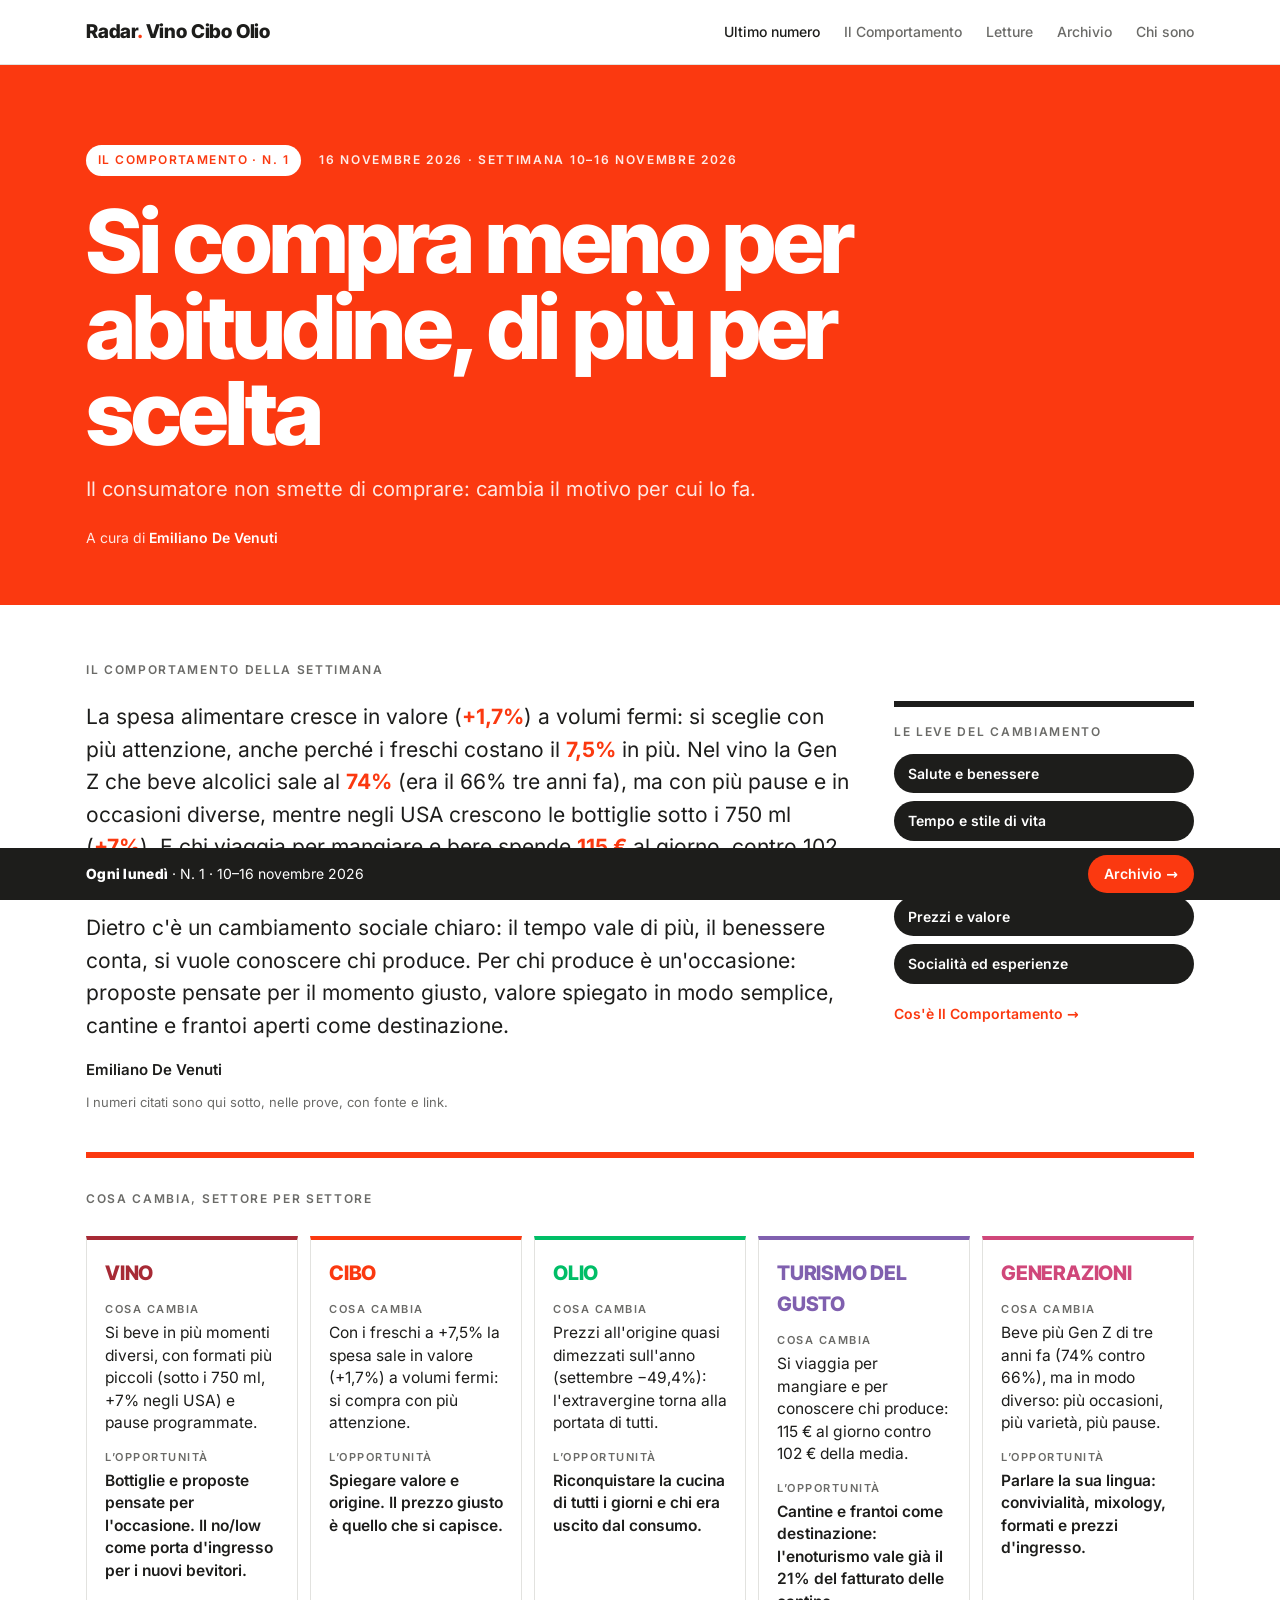
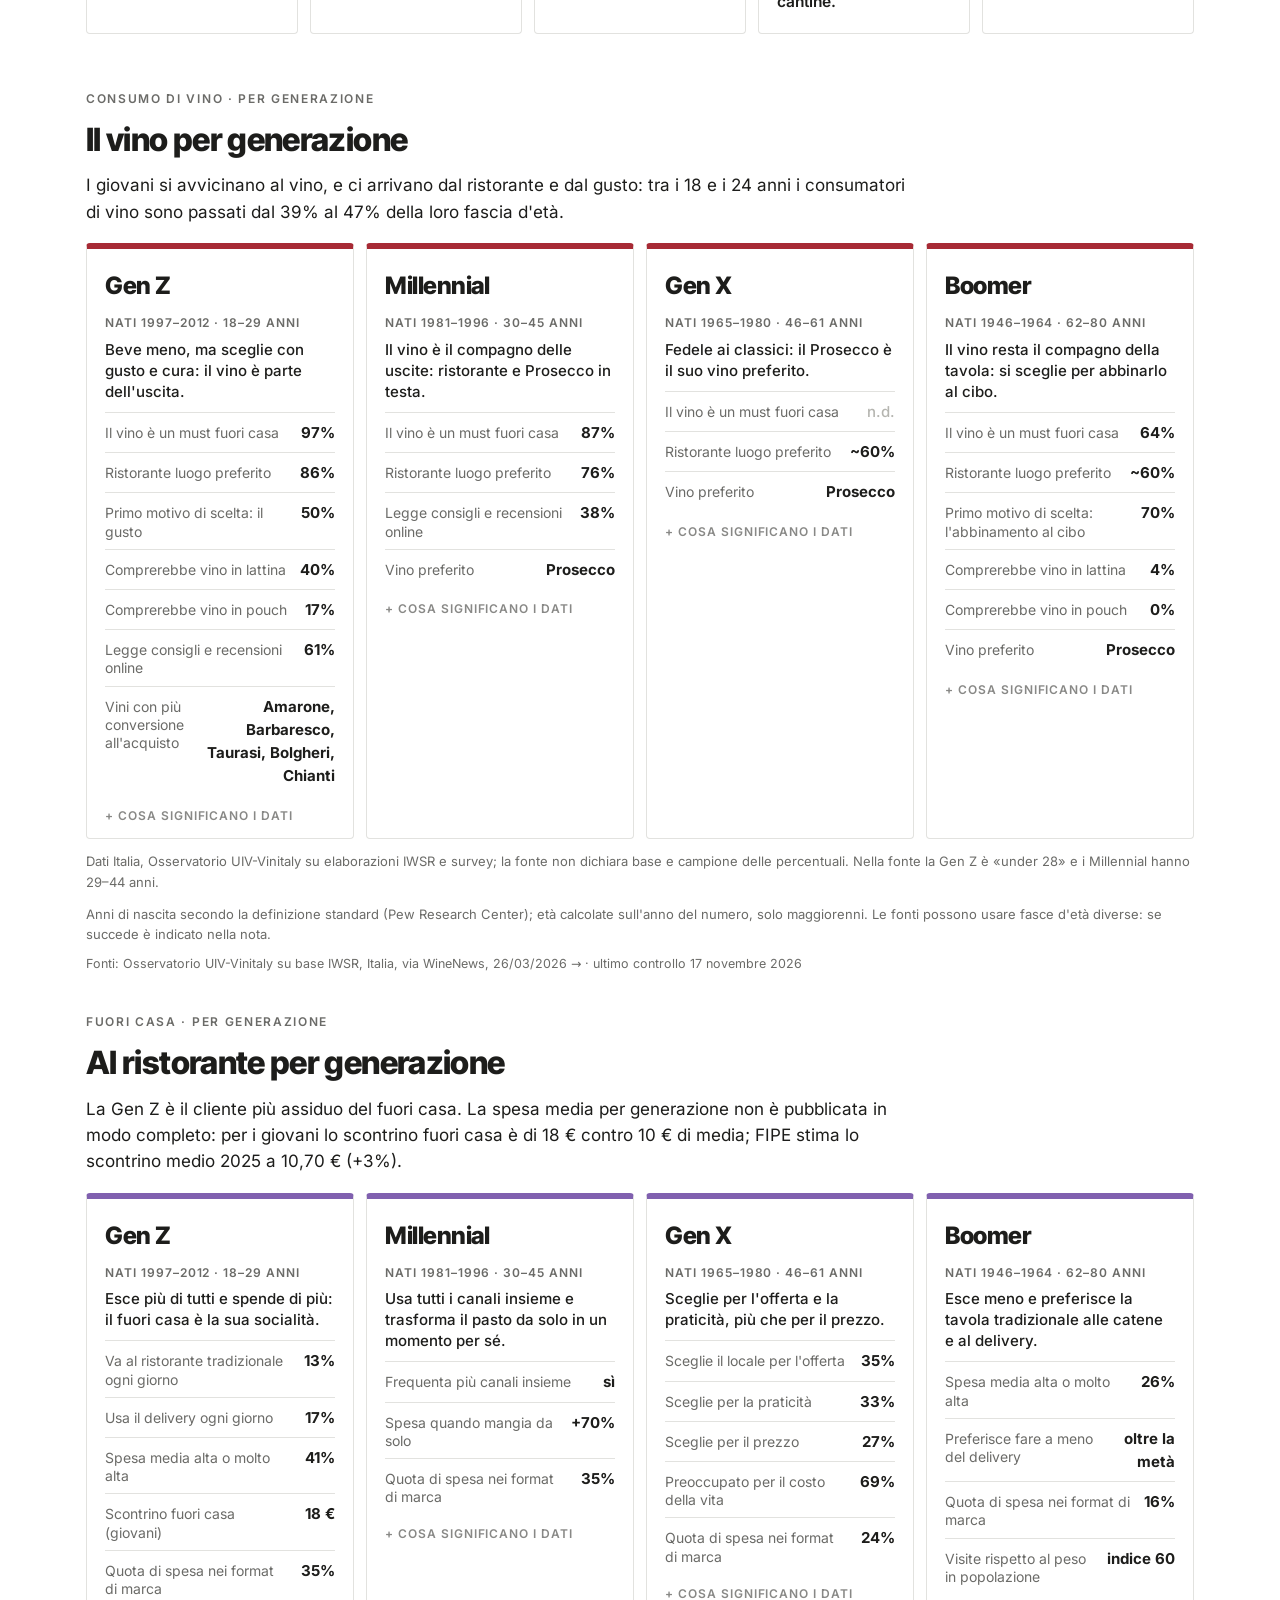
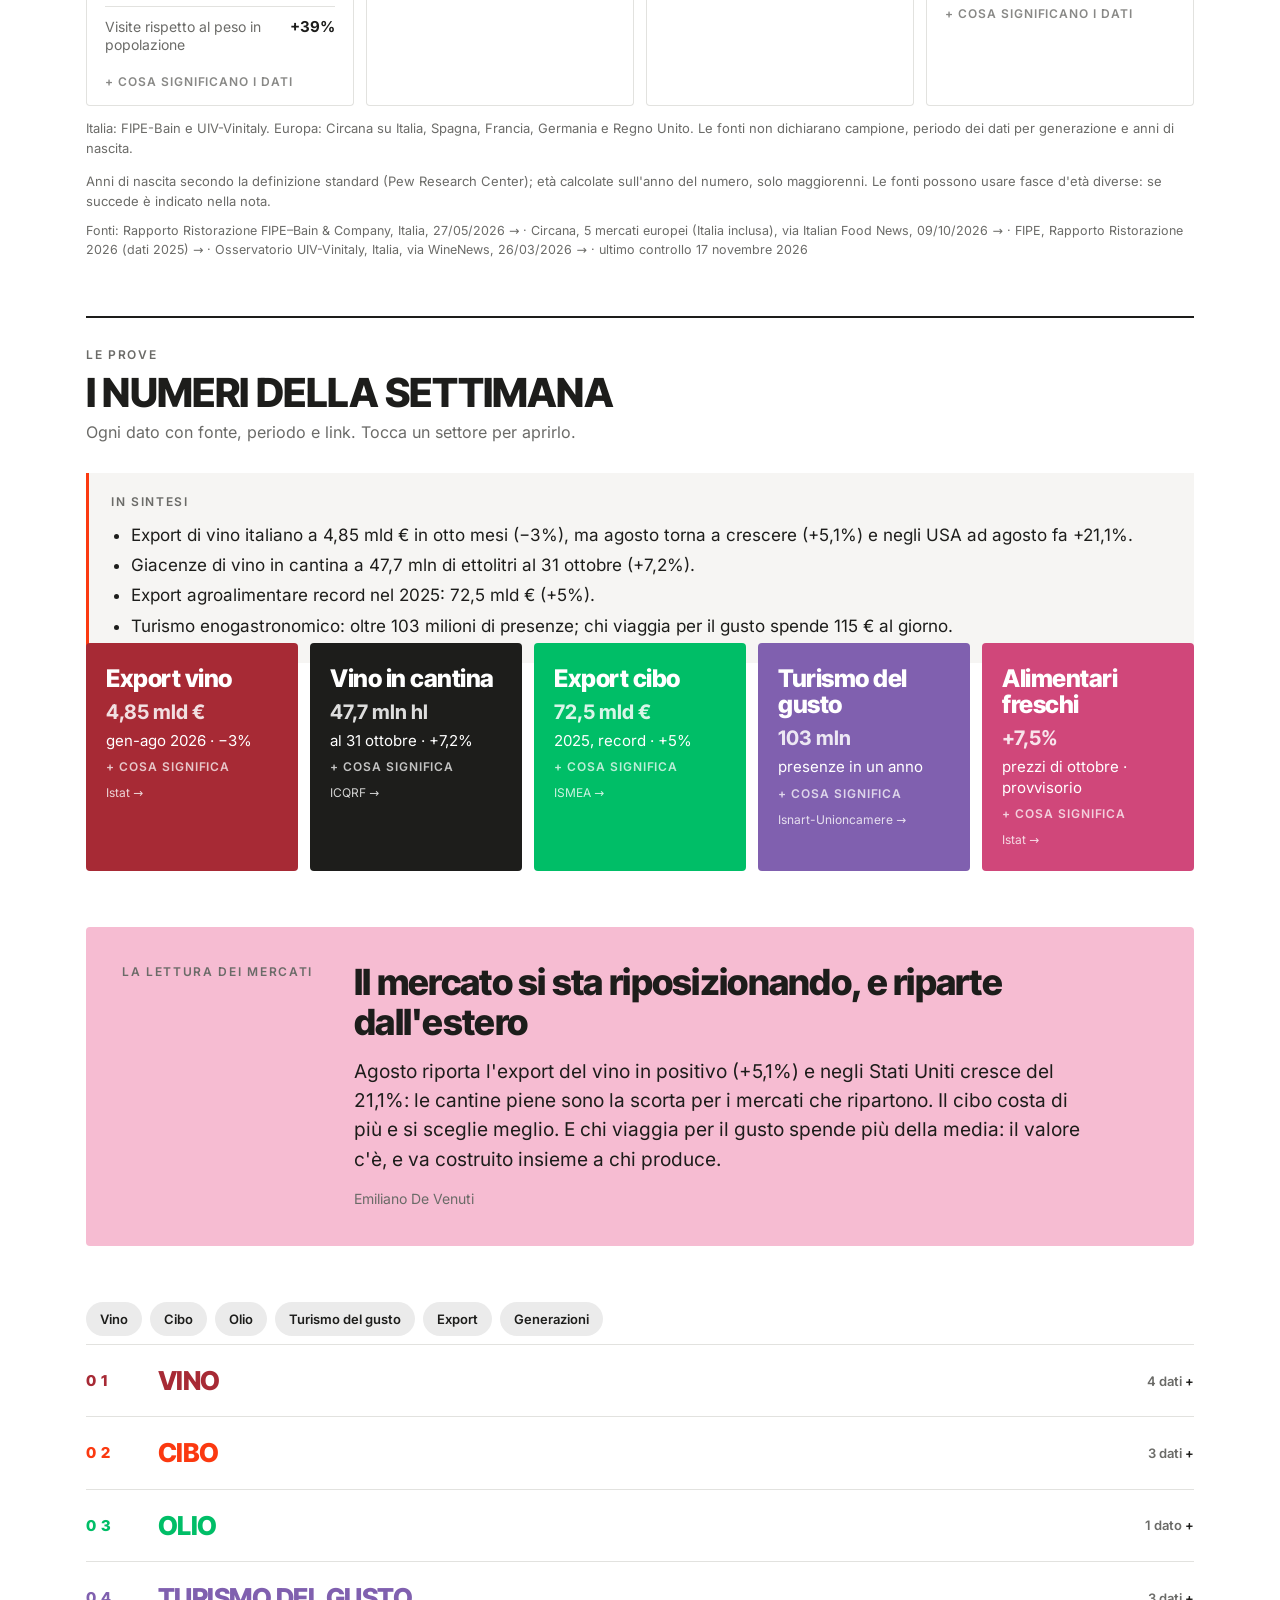
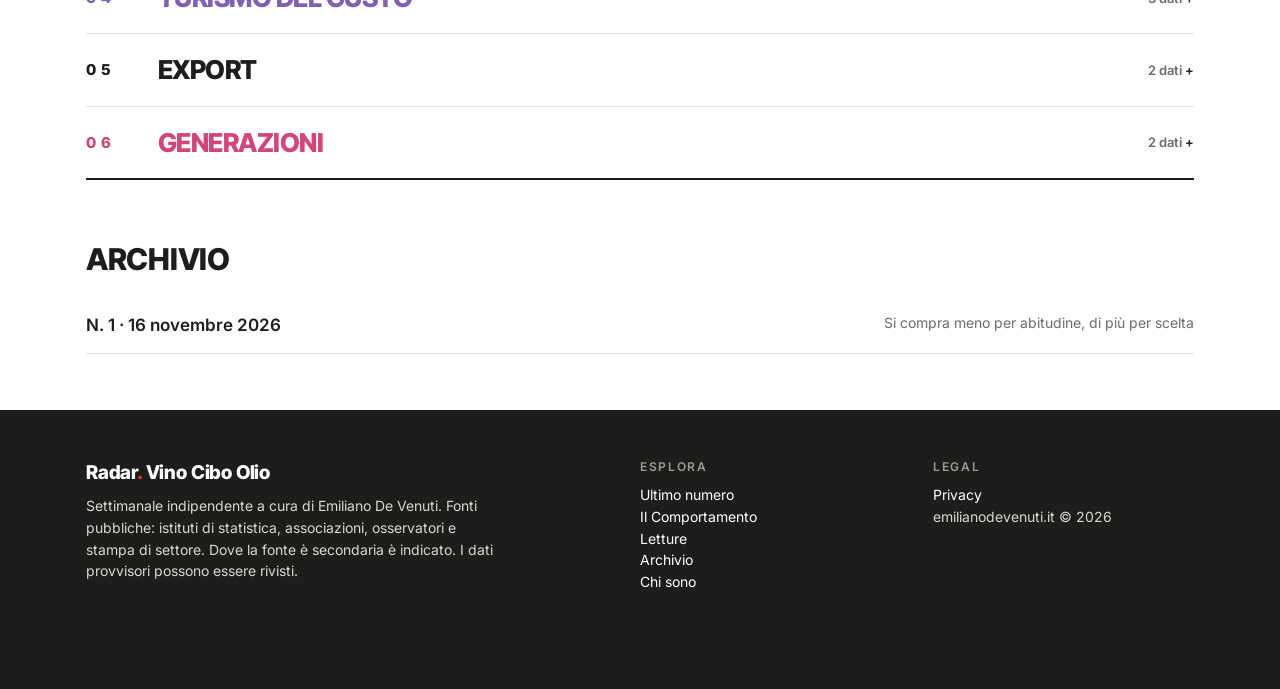
<file: index.html>
<!doctype html>
<html lang="it">
<head>
<meta charset="utf-8">
<meta name="viewport" content="width=device-width,initial-scale=1,viewport-fit=cover">
<title>Il Comportamento · Radar Vino Cibo Olio — come cambiano i consumi di vino, cibo e olio, ogni lunedì</title>
<link rel="icon" href="data:image/svg+xml,%3Csvg xmlns=%27http://www.w3.org/2000/svg%27 viewBox=%270 0 32 32%27%3E%3Crect width=%2732%27 height=%2732%27 rx=%276%27 fill=%27%23fb3910%27/%3E%3Ctext x=%2716%27 y=%2723%27 font-family=%27Arial%27 font-weight=%27900%27 font-size=%2720%27 fill=%27white%27 text-anchor=%27middle%27%3ER%3C/text%3E%3C/svg%3E">
<!--seo-->
<meta name="description" content="Ogni lunedì i numeri del mercato del vino, dell&#x27;agroalimentare, dell&#x27;olio d&#x27;oliva e del turismo del gusto in Italia, con la lettura di come cambiano i consumatori, generazione per generazione. Ogni dato con fonte e link. A cura di Emiliano De Venuti.">
<meta name="keywords" content="mercato del vino, consumi di vino in Italia, export vino italiano, prezzo olio extravergine, mercato olio d&#x27;oliva, consumi alimentari, agroalimentare italiano, turismo enogastronomico, enoturismo, turismo del gusto, Gen Z e vino, consumi per generazione, ristorazione e consumi fuori casa, tendenze di consumo, comportamento del consumatore">
<meta name="author" content="Emiliano De Venuti">
<meta name="robots" content="index,follow">
<link rel="canonical" href="https://emilianodevenuti.it/">
<link rel="alternate" hreflang="it" href="https://emilianodevenuti.it/">
<meta property="og:site_name" content="Radar · Vino Cibo Olio">
<meta property="og:locale" content="it_IT">
<meta property="og:type" content="website">
<meta property="og:title" content="Il Comportamento · Radar Vino Cibo Olio — come cambiano i consumi di vino, cibo e olio, ogni lunedì">
<meta property="og:description" content="Ogni lunedì i numeri del mercato del vino, dell&#x27;agroalimentare, dell&#x27;olio d&#x27;oliva e del turismo del gusto in Italia, con la lettura di come cambiano i consumatori, generazione per generazione. Ogni dato con fonte e link. A cura di Emiliano De Venuti.">
<meta property="og:url" content="https://emilianodevenuti.it/">
<meta property="og:image" content="https://emilianodevenuti.it/assets/og.png">
<meta property="og:image:width" content="1200">
<meta property="og:image:height" content="630">
<meta name="twitter:card" content="summary_large_image">
<meta name="twitter:title" content="Il Comportamento · Radar Vino Cibo Olio — come cambiano i consumi di vino, cibo e olio, ogni lunedì">
<meta name="twitter:description" content="Ogni lunedì i numeri del mercato del vino, dell&#x27;agroalimentare, dell&#x27;olio d&#x27;oliva e del turismo del gusto in Italia, con la lettura di come cambiano i consumatori, generazione per generazione. Ogni dato con fonte e link. A cura di Emiliano De Venuti.">
<meta name="twitter:image" content="https://emilianodevenuti.it/assets/og.png">
<link rel="sitemap" type="application/xml" href="https://emilianodevenuti.it/sitemap.xml">
<script type="application/ld+json">[{"@context": "https://schema.org", "@type": "WebSite", "name": "Radar · Vino Cibo Olio", "url": "https://emilianodevenuti.it/", "inLanguage": "it-IT", "description": "Ogni lunedì i numeri del mercato del vino, dell'agroalimentare, dell'olio d'oliva e del turismo del gusto in Italia, con la lettura di come cambiano i consumatori, generazione per generazione. Ogni dato con fonte e link. A cura di Emiliano De Venuti.", "author": {"@type": "Person", "name": "Emiliano De Venuti", "url": "https://emilianodevenuti.it/chi-sono.html"}}, {"@context": "https://schema.org", "@type": "NewsArticle", "headline": "Il Comportamento · Si compra meno per abitudine, di più per scelta · Radar N. 1", "description": "La spesa alimentare cresce in valore (+1,7%) a volumi fermi: si sceglie con più attenzione, anche perché i freschi costano il 7,5% in più. Nel vino la Gen Z…", "url": "https://emilianodevenuti.it/numeri/n-2026-11-16.html", "mainEntityOfPage": "https://emilianodevenuti.it/numeri/n-2026-11-16.html", "inLanguage": "it-IT", "datePublished": "2026-11-16", "dateModified": "2026-11-17", "author": {"@type": "Person", "name": "Emiliano De Venuti", "url": "https://emilianodevenuti.it/chi-sono.html"}, "publisher": {"@type": "Person", "name": "Emiliano De Venuti"}, "image": "https://emilianodevenuti.it/assets/og.png", "isPartOf": {"@type": "Periodical", "name": "Radar · Vino Cibo Olio", "url": "https://emilianodevenuti.it/"}, "keywords": "mercato del vino, consumi di vino in Italia, export vino italiano, prezzo olio extravergine, mercato olio d'oliva, consumi alimentari, agroalimentare italiano, turismo enogastronomico, enoturismo, turismo del gusto, Gen Z e vino, consumi per generazione, ristorazione e consumi fuori casa, tendenze di consumo, comportamento del consumatore"}]</script>
<script src="https://emilianodevenuti.it/assets/consent.js" defer></script>
<!--/seo-->
<link rel="stylesheet" href="assets/style.css">
</head>
<body class="v-b">
<header class="top"><div class="wrap">
  <a class="brand" href="index.html">Radar<span>.</span> Vino Cibo Olio</a>
  <nav class="nav"><a href="index.html" aria-current="page">Ultimo numero</a><a href="il-comportamento.html">Il Comportamento</a><a href="letture/index.html">Letture</a><a href="index.html#archivio" class="opt">Archivio</a><a href="chi-sono.html" class="opt">Chi sono</a></nav>
</div></header>
<main id="main">
<section class="hero"><div class="wrap">
<div class="kick"><span class="pill">Il Comportamento · N. 1</span><span class="lab">16 novembre 2026 · settimana 10–16 novembre 2026</span></div>
<h1>Si compra meno per abitudine, di più per scelta</h1>
<p class="sub">Il consumatore non smette di comprare: cambia il motivo per cui lo fa.</p>
<div class="by">A cura di <b>Emiliano De Venuti</b></div>
</div></section>
<div class="wrap"><section class="comp" id="comportamento"><div class="lab">Il Comportamento della settimana</div><div class="ctext"><p>La spesa alimentare cresce in valore (<strong>+1,7%</strong>) a volumi fermi: si sceglie con più attenzione, anche perché i freschi costano il <strong>7,5%</strong> in più. Nel vino la Gen Z che beve alcolici sale al <strong>74%</strong> (era il 66% tre anni fa), ma con più pause e in occasioni diverse, mentre negli USA crescono le bottiglie sotto i 750 ml (<strong>+7%</strong>). E chi viaggia per mangiare e bere spende <strong>115 €</strong> al giorno, contro 102 € della media.</p><p>Dietro c&#x27;è un cambiamento sociale chiaro: il tempo vale di più, il benessere conta, si vuole conoscere chi produce. Per chi produce è un&#x27;occasione: proposte pensate per il momento giusto, valore spiegato in modo semplice, cantine e frantoi aperti come destinazione.</p><div class="sign">Emiliano De Venuti</div><p class="cnote">I numeri citati sono qui sotto, nelle prove, con fonte e link.</p></div><div class="leve"><div class="lab">Le leve del cambiamento</div><ul><li class="leva on">Salute e benessere</li><li class="leva on">Tempo e stile di vita</li><li class="leva">Comunicazione e digitale</li><li class="leva on">Prezzi e valore</li><li class="leva on">Socialità ed esperienze</li></ul><a class="more" href="il-comportamento.html">Cos'è Il Comportamento →</a></div></section></div>
<div class="wrap"><section class="focus" id="focus"><div class="fhead"><div class="lab">Cosa cambia, settore per settore</div></div><div class="fgrid">
<article class="fcard" style="--sc:var(--c-vino)"><h3>Vino</h3><div class="lab">Cosa cambia</div><p>Si beve in più momenti diversi, con formati più piccoli (sotto i 750 ml, +7% negli USA) e pause programmate.</p><div class="lab">L’opportunità</div><p class="op">Bottiglie e proposte pensate per l&#x27;occasione. Il no/low come porta d&#x27;ingresso per i nuovi bevitori.</p></article>
<article class="fcard" style="--sc:var(--c-cibo)"><h3>Cibo</h3><div class="lab">Cosa cambia</div><p>Con i freschi a +7,5% la spesa sale in valore (+1,7%) a volumi fermi: si compra con più attenzione.</p><div class="lab">L’opportunità</div><p class="op">Spiegare valore e origine. Il prezzo giusto è quello che si capisce.</p></article>
<article class="fcard" style="--sc:var(--c-olio)"><h3>Olio</h3><div class="lab">Cosa cambia</div><p>Prezzi all&#x27;origine quasi dimezzati sull&#x27;anno (settembre −49,4%): l&#x27;extravergine torna alla portata di tutti.</p><div class="lab">L’opportunità</div><p class="op">Riconquistare la cucina di tutti i giorni e chi era uscito dal consumo.</p></article>
<article class="fcard" style="--sc:var(--c-turismo)"><h3>Turismo del gusto</h3><div class="lab">Cosa cambia</div><p>Si viaggia per mangiare e per conoscere chi produce: 115 € al giorno contro 102 € della media.</p><div class="lab">L’opportunità</div><p class="op">Cantine e frantoi come destinazione: l&#x27;enoturismo vale già il 21% del fatturato delle cantine.</p></article>
<article class="fcard" style="--sc:var(--c-generazioni)"><h3>Generazioni</h3><div class="lab">Cosa cambia</div><p>Beve più Gen Z di tre anni fa (74% contro 66%), ma in modo diverso: più occasioni, più varietà, più pause.</p><div class="lab">L’opportunità</div><p class="op">Parlare la sua lingua: convivialità, mixology, formati e prezzi d&#x27;ingresso.</p></article>
</div></section></div>
<div class="wrap"><section class="gens gens-vino"><div class="ghead"><div class="lab">Consumo di vino · per generazione</div><h2>Il vino per generazione</h2><p>I giovani si avvicinano al vino, e ci arrivano dal ristorante e dal gusto: tra i 18 e i 24 anni i consumatori di vino sono passati dal 39% al 47% della loro fascia d&#x27;età.</p></div><div class="ggrid">
<article class="gcard"><h3>Gen Z</h3><div class="gyears">nati 1997–2012 · 18–29 anni</div>
<p class="take">Beve meno, ma sceglie con gusto e cura: il vino è parte dell&#x27;uscita.</p>
<dl>
<div class="nw" title="Quota per cui il vino è un «must» fuori casa. Base non dichiarata."><dt>Il vino è un must fuori casa</dt><dd>97%</dd></div>
<div class="nw" title="Il ristorante indicato come luogo preferito per bere vino fuori casa."><dt>Ristorante luogo preferito</dt><dd>86%</dd></div>
<div class="nw" title="Quota che indica «mi piace il gusto» come primo criterio."><dt>Primo motivo di scelta: il gusto</dt><dd>50%</dd></div>
<div class="nw" title="Intenzione, non acquisto reale: 4 su 10 lo comprerebbero."><dt>Comprerebbe vino in lattina</dt><dd>40%</dd></div>
<div class="nw" title="Intenzione di acquisto del vino in busta (pouch)."><dt>Comprerebbe vino in pouch</dt><dd>17%</dd></div>
<div class="nw" title="Quota che si informa su siti e blog quando compra vino online."><dt>Legge consigli e recensioni online</dt><dd>61%</dd></div>
<div class="" title="Classifica per tasso di conversione all&#x27;acquisto (IWSR); Amarone al 68%."><dt>Vini con più conversione all&#x27;acquisto</dt><dd>Amarone, Barbaresco, Taurasi, Bolgheri, Chianti</dd></div>
</dl>
<details class="why"><summary>Cosa significano i dati</summary><ul><li><b>Il vino è un must fuori casa</b>: Quota per cui il vino è un «must» fuori casa. Base non dichiarata.</li><li><b>Ristorante luogo preferito</b>: Il ristorante indicato come luogo preferito per bere vino fuori casa.</li><li><b>Primo motivo di scelta: il gusto</b>: Quota che indica «mi piace il gusto» come primo criterio.</li><li><b>Comprerebbe vino in lattina</b>: Intenzione, non acquisto reale: 4 su 10 lo comprerebbero.</li><li><b>Comprerebbe vino in pouch</b>: Intenzione di acquisto del vino in busta (pouch).</li><li><b>Legge consigli e recensioni online</b>: Quota che si informa su siti e blog quando compra vino online.</li><li><b>Vini con più conversione all&#x27;acquisto</b>: Classifica per tasso di conversione all&#x27;acquisto (IWSR); Amarone al 68%.</li></ul></details>
</article>
<article class="gcard"><h3>Millennial</h3><div class="gyears">nati 1981–1996 · 30–45 anni</div>
<p class="take">Il vino è il compagno delle uscite: ristorante e Prosecco in testa.</p>
<dl>
<div class="nw" title="Quota per cui il vino è un «must» fuori casa. Base non dichiarata."><dt>Il vino è un must fuori casa</dt><dd>87%</dd></div>
<div class="nw" title="Il ristorante indicato come luogo preferito per bere vino fuori casa."><dt>Ristorante luogo preferito</dt><dd>76%</dd></div>
<div class="nw" title="Quota che si informa su siti e blog quando compra vino online."><dt>Legge consigli e recensioni online</dt><dd>38%</dd></div>
<div class="nw" title="Il vino preferito dai Millennial in su."><dt>Vino preferito</dt><dd>Prosecco</dd></div>
</dl>
<details class="why"><summary>Cosa significano i dati</summary><ul><li><b>Il vino è un must fuori casa</b>: Quota per cui il vino è un «must» fuori casa. Base non dichiarata.</li><li><b>Ristorante luogo preferito</b>: Il ristorante indicato come luogo preferito per bere vino fuori casa.</li><li><b>Legge consigli e recensioni online</b>: Quota che si informa su siti e blog quando compra vino online.</li><li><b>Vino preferito</b>: Il vino preferito dai Millennial in su.</li></ul></details>
</article>
<article class="gcard"><h3>Gen X</h3><div class="gyears">nati 1965–1980 · 46–61 anni</div>
<p class="take">Fedele ai classici: il Prosecco è il suo vino preferito.</p>
<dl>
<div class="nd nw" title="Dato non pubblicato dalla fonte."><dt>Il vino è un must fuori casa</dt><dd>n.d.</dd></div>
<div class="nw" title="Valore unico per Gen X e Boomer insieme."><dt>Ristorante luogo preferito</dt><dd>~60%</dd></div>
<div class="nw" title="Il vino più amato da Gen X, Boomer e Millennial."><dt>Vino preferito</dt><dd>Prosecco</dd></div>
</dl>
<details class="why"><summary>Cosa significano i dati</summary><ul><li><b>Il vino è un must fuori casa</b>: Dato non pubblicato dalla fonte.</li><li><b>Ristorante luogo preferito</b>: Valore unico per Gen X e Boomer insieme.</li><li><b>Vino preferito</b>: Il vino più amato da Gen X, Boomer e Millennial.</li></ul></details>
</article>
<article class="gcard"><h3>Boomer</h3><div class="gyears">nati 1946–1964 · 62–80 anni</div>
<p class="take">Il vino resta il compagno della tavola: si sceglie per abbinarlo al cibo.</p>
<dl>
<div class="nw" title="Quota per cui il vino è un «must» fuori casa. Base non dichiarata."><dt>Il vino è un must fuori casa</dt><dd>64%</dd></div>
<div class="nw" title="Valore unico per Gen X e Boomer insieme."><dt>Ristorante luogo preferito</dt><dd>~60%</dd></div>
<div class="nw" title="Quota per cui il primo motivo è accompagnare il pasto."><dt>Primo motivo di scelta: l&#x27;abbinamento al cibo</dt><dd>70%</dd></div>
<div class="nw" title="Intenzione, non acquisto reale."><dt>Comprerebbe vino in lattina</dt><dd>4%</dd></div>
<div class="nw" title="Intenzione di acquisto del vino in busta (pouch)."><dt>Comprerebbe vino in pouch</dt><dd>0%</dd></div>
<div class="nw" title="Il vino più amato da Gen X, Boomer e Millennial."><dt>Vino preferito</dt><dd>Prosecco</dd></div>
</dl>
<details class="why"><summary>Cosa significano i dati</summary><ul><li><b>Il vino è un must fuori casa</b>: Quota per cui il vino è un «must» fuori casa. Base non dichiarata.</li><li><b>Ristorante luogo preferito</b>: Valore unico per Gen X e Boomer insieme.</li><li><b>Primo motivo di scelta: l&#x27;abbinamento al cibo</b>: Quota per cui il primo motivo è accompagnare il pasto.</li><li><b>Comprerebbe vino in lattina</b>: Intenzione, non acquisto reale.</li><li><b>Comprerebbe vino in pouch</b>: Intenzione di acquisto del vino in busta (pouch).</li><li><b>Vino preferito</b>: Il vino più amato da Gen X, Boomer e Millennial.</li></ul></details>
</article>
</div>
<p class="gnote">Dati Italia, Osservatorio UIV-Vinitaly su elaborazioni IWSR e survey; la fonte non dichiara base e campione delle percentuali. Nella fonte la Gen Z è «under 28» e i Millennial hanno 29–44 anni.</p>
<p class="gnote">Anni di nascita secondo la definizione standard (Pew Research Center); età calcolate sull&#x27;anno del numero, solo maggiorenni. Le fonti possono usare fasce d&#x27;età diverse: se succede è indicato nella nota.</p>
<div class="gsrc">Fonti: <a href="https://winenews.it/it/vinitaly-2026-i-consumatori-di-vino-crescono-grazie-ai-giovani-che-amano-i-rossi-ma-bevono-meno_585935/" target="_blank" rel="noopener">Osservatorio UIV-Vinitaly su base IWSR, Italia, via WineNews, 26/03/2026 →</a> · <span>ultimo controllo 17 novembre 2026</span></div></section></div>
<div class="wrap"><section class="gens gens-ristorante"><div class="ghead"><div class="lab">Fuori casa · per generazione</div><h2>Al ristorante per generazione</h2><p>La Gen Z è il cliente più assiduo del fuori casa. La spesa media per generazione non è pubblicata in modo completo: per i giovani lo scontrino fuori casa è di 18 € contro 10 € di media; FIPE stima lo scontrino medio 2025 a 10,70 € (+3%).</p></div><div class="ggrid">
<article class="gcard"><h3>Gen Z</h3><div class="gyears">nati 1997–2012 · 18–29 anni</div>
<p class="take">Esce più di tutti e spende di più: il fuori casa è la sua socialità.</p>
<dl>
<div class="nw" title="Italia; media europea 5%. Il 17% non ci è mai andato."><dt>Va al ristorante tradizionale ogni giorno</dt><dd>13%</dd></div>
<div class="nw" title="Italia; il 29% almeno una volta a settimana."><dt>Usa il delivery ogni giorno</dt><dd>17%</dd></div>
<div class="nw" title="Quota che colloca la sua spesa media in «alta» o «molto alta», Italia."><dt>Spesa media alta o molto alta</dt><dd>41%</dd></div>
<div class="nw" title="Contro 10 € di media; la fonte dice «giovani» senza fascia d&#x27;età."><dt>Scontrino fuori casa (giovani)</dt><dd>18 €</dd></div>
<div class="nw" title="Europa, 5 mercati; valore unico Gen Z e Millennial (mercato: 29%)."><dt>Quota di spesa nei format di marca</dt><dd>35%</dd></div>
<div class="nw" title="Europa, 5 mercati: è il 16% della popolazione ma fa il 39% di visite in più del previsto."><dt>Visite rispetto al peso in popolazione</dt><dd>+39%</dd></div>
</dl>
<details class="why"><summary>Cosa significano i dati</summary><ul><li><b>Va al ristorante tradizionale ogni giorno</b>: Italia; media europea 5%. Il 17% non ci è mai andato.</li><li><b>Usa il delivery ogni giorno</b>: Italia; il 29% almeno una volta a settimana.</li><li><b>Spesa media alta o molto alta</b>: Quota che colloca la sua spesa media in «alta» o «molto alta», Italia.</li><li><b>Scontrino fuori casa (giovani)</b>: Contro 10 € di media; la fonte dice «giovani» senza fascia d&#x27;età.</li><li><b>Quota di spesa nei format di marca</b>: Europa, 5 mercati; valore unico Gen Z e Millennial (mercato: 29%).</li><li><b>Visite rispetto al peso in popolazione</b>: Europa, 5 mercati: è il 16% della popolazione ma fa il 39% di visite in più del previsto.</li></ul></details>
</article>
<article class="gcard"><h3>Millennial</h3><div class="gyears">nati 1981–1996 · 30–45 anni</div>
<p class="take">Usa tutti i canali insieme e trasforma il pasto da solo in un momento per sé.</p>
<dl>
<div class="nw" title="Ristoranti, fast food, pub/café e delivery, abitualmente (Italia)."><dt>Frequenta più canali insieme</dt><dd>sì</dd></div>
<div class="nw" title="Circa il 70% in più rispetto allo stesso pasto in compagnia (Europa)."><dt>Spesa quando mangia da solo</dt><dd>+70%</dd></div>
<div class="nw" title="Europa, 5 mercati; valore unico Gen Z e Millennial (mercato: 29%)."><dt>Quota di spesa nei format di marca</dt><dd>35%</dd></div>
</dl>
<details class="why"><summary>Cosa significano i dati</summary><ul><li><b>Frequenta più canali insieme</b>: Ristoranti, fast food, pub/café e delivery, abitualmente (Italia).</li><li><b>Spesa quando mangia da solo</b>: Circa il 70% in più rispetto allo stesso pasto in compagnia (Europa).</li><li><b>Quota di spesa nei format di marca</b>: Europa, 5 mercati; valore unico Gen Z e Millennial (mercato: 29%).</li></ul></details>
</article>
<article class="gcard"><h3>Gen X</h3><div class="gyears">nati 1965–1980 · 46–61 anni</div>
<p class="take">Sceglie per l&#x27;offerta e la praticità, più che per il prezzo.</p>
<dl>
<div class="nw" title="Primo criterio di scelta del ristorante (Europa, 5 mercati)."><dt>Sceglie il locale per l&#x27;offerta</dt><dd>35%</dd></div>
<div class="nw" title="Secondo criterio di scelta del ristorante."><dt>Sceglie per la praticità</dt><dd>33%</dd></div>
<div class="nw" title="Il prezzo arriva solo terzo tra i criteri."><dt>Sceglie per il prezzo</dt><dd>27%</dd></div>
<div class="nw" title="Quota di Gen X che si dichiara preoccupata (Europa, 5 mercati)."><dt>Preoccupato per il costo della vita</dt><dd>69%</dd></div>
<div class="nw" title="Europa, 5 mercati; mercato totale 29%."><dt>Quota di spesa nei format di marca</dt><dd>24%</dd></div>
</dl>
<details class="why"><summary>Cosa significano i dati</summary><ul><li><b>Sceglie il locale per l&#x27;offerta</b>: Primo criterio di scelta del ristorante (Europa, 5 mercati).</li><li><b>Sceglie per la praticità</b>: Secondo criterio di scelta del ristorante.</li><li><b>Sceglie per il prezzo</b>: Il prezzo arriva solo terzo tra i criteri.</li><li><b>Preoccupato per il costo della vita</b>: Quota di Gen X che si dichiara preoccupata (Europa, 5 mercati).</li><li><b>Quota di spesa nei format di marca</b>: Europa, 5 mercati; mercato totale 29%.</li></ul></details>
</article>
<article class="gcard"><h3>Boomer</h3><div class="gyears">nati 1946–1964 · 62–80 anni</div>
<p class="take">Esce meno e preferisce la tavola tradizionale alle catene e al delivery.</p>
<dl>
<div class="nw" title="Quota che colloca la sua spesa media in «alta» o «molto alta», Italia."><dt>Spesa media alta o molto alta</dt><dd>26%</dd></div>
<div class="" title="Oltre la metà dei Boomer preferisce farne a meno, Italia."><dt>Preferisce fare a meno del delivery</dt><dd>oltre la metà</dd></div>
<div class="nw" title="Europa, 5 mercati; mercato totale 29%."><dt>Quota di spesa nei format di marca</dt><dd>16%</dd></div>
<div class="nw" title="Europa, 5 mercati; 100 = visite in linea con il peso in popolazione (29%)."><dt>Visite rispetto al peso in popolazione</dt><dd>indice 60</dd></div>
</dl>
<details class="why"><summary>Cosa significano i dati</summary><ul><li><b>Spesa media alta o molto alta</b>: Quota che colloca la sua spesa media in «alta» o «molto alta», Italia.</li><li><b>Preferisce fare a meno del delivery</b>: Oltre la metà dei Boomer preferisce farne a meno, Italia.</li><li><b>Quota di spesa nei format di marca</b>: Europa, 5 mercati; mercato totale 29%.</li><li><b>Visite rispetto al peso in popolazione</b>: Europa, 5 mercati; 100 = visite in linea con il peso in popolazione (29%).</li></ul></details>
</article>
</div>
<p class="gnote">Italia: FIPE-Bain e UIV-Vinitaly. Europa: Circana su Italia, Spagna, Francia, Germania e Regno Unito. Le fonti non dichiarano campione, periodo dei dati per generazione e anni di nascita.</p>
<p class="gnote">Anni di nascita secondo la definizione standard (Pew Research Center); età calcolate sull&#x27;anno del numero, solo maggiorenni. Le fonti possono usare fasce d&#x27;età diverse: se succede è indicato nella nota.</p>
<div class="gsrc">Fonti: <a href="https://www.bain.com/it/about-bain/media-center/press-releases/italy/2023222/Ristorazione-gen-z-sul-podio-della-spesa-in-europa-ma-attesa-contrazione-dei-consumi/" target="_blank" rel="noopener">Rapporto Ristorazione FIPE–Bain &amp; Company, Italia, 27/05/2026 →</a> · <a href="https://www.italianfoodnews.it/2026/10/09/ristorazione-in-europa-i-giovani-cambiano-le-regole-del-mercato/" target="_blank" rel="noopener">Circana, 5 mercati europei (Italia inclusa), via Italian Food News, 09/10/2026 →</a> · <a href="https://www.fipe.it/wp-content/uploads/2026/04/Sintesi-per-la-stampa.pdf" target="_blank" rel="noopener">FIPE, Rapporto Ristorazione 2026 (dati 2025) →</a> · <a href="https://winenews.it/it/vinitaly-2026-i-consumatori-di-vino-crescono-grazie-ai-giovani-che-amano-i-rossi-ma-bevono-meno_585935/" target="_blank" rel="noopener">Osservatorio UIV-Vinitaly, Italia, via WineNews, 26/03/2026 →</a> · <span>ultimo controllo 17 novembre 2026</span></div></section></div>
<div class="wrap"><section class="proofs" id="prove"><div class="lab">Le prove</div><h2>I numeri della settimana</h2><p class="psub">Ogni dato con fonte, periodo e link. Tocca un settore per aprirlo.</p></section></div>
<div class="wrap"><section class="summary"><div class="lab">In sintesi</div><ul>
<li>Export di vino italiano a 4,85 mld € in otto mesi (−3%), ma agosto torna a crescere (+5,1%) e negli USA ad agosto fa +21,1%.</li>
<li>Giacenze di vino in cantina a 47,7 mln di ettolitri al 31 ottobre (+7,2%).</li>
<li>Export agroalimentare record nel 2025: 72,5 mld € (+5%).</li>
<li>Turismo enogastronomico: oltre 103 milioni di presenze; chi viaggia per il gusto spende 115 € al giorno.</li>
</ul></section></div>
<div class="wrap"><div class="nums">
<div class="num"><div class="n">Export vino</div><div class="v">4,85 mld €</div><div class="l">gen-ago 2026 · −3%</div><details class="why"><summary>Cosa significa</summary><p>Vendite di vino italiano all&#x27;estero nei primi otto mesi: in calo, ma agosto riparte.</p></details><div class="s"><a href="https://winenews.it/it/vino-italiano-lexport-recupera-ancora-48-miliardi-di-euro-nei-primi-8-mesi-2026-3-sul-2025_607664/" target="_blank" rel="noopener">Istat →</a></div></div>
<div class="num"><div class="n">Vino in cantina</div><div class="v">47,7 mln hl</div><div class="l">al 31 ottobre · +7,2%</div><details class="why"><summary>Cosa significa</summary><p>Vino stoccato nelle cantine italiane: più scorte da vendere nei prossimi mesi.</p></details><div class="s"><a href="https://www.vinetur.com/en/pdf/110769/italian-wine-stocks-rose-72-to-477-million-hectoliters-on-oct-31.pdf" target="_blank" rel="noopener">ICQRF →</a></div></div>
<div class="num"><div class="n">Export cibo</div><div class="v">72,5 mld €</div><div class="l">2025, record · +5%</div><details class="why"><summary>Cosa significa</summary><p>Vendite di cibo e bevande italiane all&#x27;estero nel 2025: mai così alte.</p></details><div class="s"><a href="https://agenparl.eu/2026/11/12/rapporto-ismea-2026-lagroalimentare-italiano-cresce-ancora-e-si-conferma-motore-strategico-delleconomia-nazionale/" target="_blank" rel="noopener">ISMEA →</a></div></div>
<div class="num"><div class="n">Turismo del gusto</div><div class="v">103 mln</div><div class="l">presenze in un anno</div><details class="why"><summary>Cosa significa</summary><p>Pernottamenti di chi viaggia anche per mangiare e bere bene.</p></details><div class="s"><a href="https://www.qualivita.it/news/turismo-enogastronomico-in-italia-oltre-103-milioni-di-presenze/" target="_blank" rel="noopener">Isnart-Unioncamere →</a></div></div>
<div class="num"><div class="n">Alimentari freschi</div><div class="v">+7,5%</div><div class="l">prezzi di ottobre · provvisorio</div><details class="why"><summary>Cosa significa</summary><p>Prezzi degli alimentari non lavorati (freschi) rispetto a un anno fa.</p></details><div class="s"><a href="https://www.istat.it/wp-content/uploads/2026/10/CS_Prezzi-al-consumo_Prov_Ottobre2026.pdf" target="_blank" rel="noopener">Istat →</a></div></div>
</div></div>
<div class="wrap"><section class="read"><div class="lab">La lettura dei mercati</div><div><h2>Il mercato si sta riposizionando, e riparte dall&#x27;estero</h2><p>Agosto riporta l&#x27;export del vino in positivo (+5,1%) e negli Stati Uniti cresce del 21,1%: le cantine piene sono la scorta per i mercati che ripartono. Il cibo costa di più e si sceglie meglio. E chi viaggia per il gusto spende più della media: il valore c&#x27;è, e va costruito insieme a chi produce.</p><div class="sign">Emiliano De Venuti</div></div></section></div>
<div class="wrap"><nav class="toc" aria-label="Sezioni">
<a href="#s-vino">Vino</a>
<a href="#s-cibo">Cibo</a>
<a href="#s-olio">Olio</a>
<a href="#s-turismo">Turismo del gusto</a>
<a href="#s-export">Export</a>
<a href="#s-generazioni">Generazioni</a>
</nav>
<details class="secd" id="s-vino" style="--sc:var(--c-vino)"><summary><span class="no">0 1</span><h3>Vino</h3><span class="cnt">4 dati</span></summary><div class="secb">
<ul class="items">
<li><div class="inum">4,85 mld €</div><div class="t">Export gen-ago 2026 a 4,85 mld € (−3%), ma agosto torna in positivo: +5,1%.</div><details class="why"><summary>Cosa significa</summary><p>L&#x27;export rallenta sull&#x27;anno, ma il mese più recente torna a crescere.</p></details><div class="src"><a href="https://winenews.it/it/vino-italiano-lexport-recupera-ancora-48-miliardi-di-euro-nei-primi-8-mesi-2026-3-sul-2025_607664/" target="_blank" rel="noopener">WineNews su dati Istat, 13/11/2026 →</a></div></li>
<li><div class="inum">47,69 mln hl</div><div class="t">In cantina al 31/10 ci sono 47,69 mln hl di vino (+7,2%). Il Prosecco vale il 12,5% delle giacenze.</div><details class="why"><summary>Cosa significa</summary><p>Molto vino in cantina: più prodotto disponibile da vendere.</p></details><div class="src"><a href="https://www.vinetur.com/en/pdf/110769/italian-wine-stocks-rose-72-to-477-million-hectoliters-on-oct-31.pdf" target="_blank" rel="noopener">ICQRF via Vinetur, 10/11/2026 →</a></div></li>
<li><div class="inum">12 $/gallone</div><div class="t">USA: sfuso Napa a 12 $/gallone (era 16,25 $). I formati sotto i 750 ml crescono oltre il 7%.</div><details class="why"><summary>Cosa significa</summary><p>Negli USA lo sfuso costa meno e crescono le bottiglie piccole.</p></details><div class="src"><a href="https://vinetur.com/en/20261112110905/analysts-say-the-us-wine-market-is-showing-early-signs-of-recovery.html" target="_blank" rel="noopener">Wine Industry Financial Symposium via Vinetur, 12/11/2026 →</a></div></li>
<li><div class="inum">67%</div><div class="t">Cina: il 67% di chi beve vino bio italiano pensa di berne di più nei prossimi 2-3 anni.</div><details class="why"><summary>Cosa significa</summary><p>In Cina il vino bio italiano ha un pubblico che vuole crescere.</p></details><div class="src"><a href="https://www.tenuteagricole24.it/trend-del-vino-in-italia-settimana-dal-9-al-13-novembre-2026/" target="_blank" rel="noopener">Nomisma per Ita.Bio, via Tenute Agricole 24, 13/11/2026 (fonte secondaria) →</a></div></li>
</ul>
</div></details>
<details class="secd" id="s-cibo" style="--sc:var(--c-cibo)"><summary><span class="no">0 2</span><h3>Cibo</h3><span class="cnt">3 dati</span></summary><div class="secb">
<ul class="items">
<li><div class="inum">89 mld €</div><div class="t">Agroalimentare 2025: 89 mld € di valore aggiunto, il 4,4% del PIL.</div><details class="why"><summary>Cosa significa</summary><p>Quanto vale l&#x27;agroalimentare nell&#x27;economia italiana.</p></details><div class="src"><a href="https://agenparl.eu/2026/11/12/rapporto-ismea-2026-lagroalimentare-italiano-cresce-ancora-e-si-conferma-motore-strategico-delleconomia-nazionale/" target="_blank" rel="noopener">Rapporto ISMEA, 12/11/2026 →</a></div></li>
<li><div class="inum">+7,5%</div><div class="t">Ottobre: alimentari non lavorati +7,5%, carrello della spesa +2,5% (dati provvisori).</div><details class="why"><summary>Cosa significa</summary><p>I freschi aumentano più del resto della spesa.</p></details><div class="src"><a href="https://www.istat.it/wp-content/uploads/2026/10/CS_Prezzi-al-consumo_Prov_Ottobre2026.pdf" target="_blank" rel="noopener">Istat, 30/10/2026 →</a></div></li>
<li><div class="inum">+1,7%</div><div class="t">Vendite alimentari di settembre: +1,7% in valore, −0,1% in volume. Si spende di più per comprare lo stesso.</div><details class="why"><summary>Cosa significa</summary><p>Si spende di più per comprare le stesse quantità.</p></details><div class="src"><a href="https://quifinanza.it/osservatorio-prezzi/inflazione-alimenti-non-trasformati-ottobre-2026/1023147/" target="_blank" rel="noopener">Istat via QuiFinanza, 06/11/2026 →</a></div></li>
</ul>
</div></details>
<details class="secd" id="s-olio" style="--sc:var(--c-olio)"><summary><span class="no">0 3</span><h3>Olio</h3><span class="cnt">1 dato</span></summary><div class="secb">
<p class="none">Nessuna novità verificata nella settimana.</p>
<ul class="items">
<li><div class="inum">4,81 €/kg</div><div class="t">Ultimo riferimento: a fine ottobre Bari è a 5,05 €/kg; la media nazionale di settembre è 4,81 €/kg (−49,4% sull&#x27;anno).</div><details class="why"><summary>Cosa significa</summary><p>Il prezzo all&#x27;origine dell&#x27;extravergine è quasi dimezzato in un anno.</p></details><div class="src"><a href="https://www.olio-extra-vergine.it/prezzi-olio-aggiornati-al-6-novembre-2026-il-rialzo-di-bari-puo-anticipare-un-inversione-di-tendenza" target="_blank" rel="noopener">Olio-Extra-Vergine.it su dati ISMEA, 06/11/2026 (fuori finestra) →</a></div></li>
</ul>
</div></details>
<details class="secd" id="s-turismo" style="--sc:var(--c-turismo)"><summary><span class="no">0 4</span><h3>Turismo del gusto</h3><span class="cnt">3 dati</span></summary><div class="secb">
<p class="abs">Sui media domina la cucina italiana patrimonio UNESCO: un anno il 10 dicembre. Sul mercato contano la spesa giornaliera più alta della media e il peso crescente dell&#x27;enoturismo nei conti delle cantine.</p>
<ul class="items">
<li><div class="inum">103 mln</div><div class="t">Oltre 103 milioni di presenze in un anno. Il turista del gusto spende 115 € al giorno, contro 102 € della media.</div><details class="why"><summary>Cosa significa</summary><p>Il turismo del gusto muove numeri da grande settore.</p></details><div class="src"><a href="https://www.qualivita.it/news/turismo-enogastronomico-in-italia-oltre-103-milioni-di-presenze/" target="_blank" rel="noopener">Isnart-Unioncamere via Qualivita, 09/11/2026 →</a></div></li>
<li><div class="inum">21%</div><div class="t">L&#x27;enoturismo vale in media il 21% del fatturato delle cantine.</div><details class="why"><summary>Cosa significa</summary><p>Per molte cantine l&#x27;accoglienza è ormai una fonte di ricavo importante.</p></details><div class="src"><a href="https://www.winemeridian.com/news/enoturismo-esperienze-riconoscibili-sfida-territori-novembre-2026/" target="_blank" rel="noopener">Osservatorio Città del Vino via Wine Meridian, 11/11/2026 →</a></div></li>
<li><div class="inum">24,9%</div><div class="t">La ristorazione è il 24,9% della spesa con carta dei turisti stranieri (gen-ago 2026, 16,2 mld € in totale).</div><details class="why"><summary>Cosa significa</summary><p>Un quarto di quanto spendono i turisti stranieri va a tavola.</p></details><div class="src"><a href="https://www.specchioeconomico.com/turismo-italia-spesa-stranieri-2026-rapporto-nexi" target="_blank" rel="noopener">Rapporto Nexi via Specchio Economico, 02/11/2026 →</a></div></li>
</ul>
</div></details>
<details class="secd" id="s-export" style="--sc:var(--c-export)"><summary><span class="no">0 5</span><h3>Export</h3><span class="cnt">2 dati</span></summary><div class="secb">
<ul class="items">
<li><div class="inum">1,1 mld €</div><div class="t">Vino negli USA: 1,1 mld € in otto mesi (−8,3%), ma agosto a +21,1%.</div><details class="why"><summary>Cosa significa</summary><p>Negli USA l&#x27;export cala sull&#x27;anno, ma ad agosto riparte.</p></details><div class="src"><a href="https://winenews.it/it/vino-italiano-lexport-recupera-ancora-48-miliardi-di-euro-nei-primi-8-mesi-2026-3-sul-2025_607664/" target="_blank" rel="noopener">WineNews su dati Istat, 13/11/2026 →</a></div></li>
<li><div class="inum">+24,2%</div><div class="t">Corrono Russia (+24,2%) e Cina (+21,7%). Calano Germania e Regno Unito (−5,5%).</div><details class="why"><summary>Cosa significa</summary><p>Crescono mercati diversi da quelli tradizionali.</p></details><div class="src"><a href="https://winenews.it/it/vino-italiano-lexport-recupera-ancora-48-miliardi-di-euro-nei-primi-8-mesi-2026-3-sul-2025_607664/" target="_blank" rel="noopener">WineNews su dati Istat, 13/11/2026 →</a></div></li>
</ul>
</div></details>
<details class="secd" id="s-generazioni" style="--sc:var(--c-generazioni)"><summary><span class="no">0 6</span><h3>Generazioni</h3><span class="cnt">2 dati</span></summary><div class="secb">
<ul class="items">
<li><div class="inum">74%</div><div class="t">Beve alcolici il 74% della Gen Z, contro il 66% di tre anni fa. Il 53% fa pause programmate.</div><details class="why"><summary>Cosa significa</summary><p>Nella Gen Z chi beve alcolici aumenta, ma con più pause.</p></details><div class="src"><a href="https://www.winemeridian.com/english-news/gen-z-drinks-as-much-as-adults-but-wine-loses-ground-september-2026/" target="_blank" rel="noopener">IWSR via Wine Meridian, 23/10/2026 →</a></div></li>
<li><div class="inum">60%</div><div class="t">Vino no/low: Gen Z e Millennial sono il 60% degli acquirenti in 8 mercati.</div><details class="why"><summary>Cosa significa</summary><p>Il vino no/low lo comprano soprattutto i più giovani.</p></details><div class="src"><a href="https://www.vinetur.com/en/20260611102522/younger-drinkers-propel-global-demand-for-no-and-low-alcohol-wine.html" target="_blank" rel="noopener">IWSR via Vinetur, 11/06/2026 →</a></div></li>
</ul>
</div></details>
</div>
<div class="wrap"><section class="arch" id="archivio"><h2>Archivio</h2><ol>
<li><a href="numeri/n-2026-11-16.html"><span class="t">N. 1 · 16 novembre 2026</span><span class="w">Si compra meno per abitudine, di più per scelta</span></a></li>
</ol></section></div>
</main>
<footer><div class="wrap">
  <div><a class="brand" href="index.html">Radar<span style="color:var(--accent)">.</span> Vino Cibo Olio</a>
  <p>Settimanale indipendente a cura di Emiliano De Venuti. Fonti pubbliche: istituti di statistica, associazioni, osservatori e stampa di settore. Dove la fonte è secondaria è indicato. I dati provvisori possono essere rivisti.</p></div>
  <div><div class="lab" style="color:#9a9a96">Esplora</div><p><a href="index.html">Ultimo numero</a><br><a href="il-comportamento.html">Il Comportamento</a><br><a href="letture/index.html">Letture</a><br><a href="index.html#archivio">Archivio</a><br><a href="chi-sono.html">Chi sono</a></p></div>
  <div><div class="lab" style="color:#9a9a96">Legal</div><p><a href="privacy.html">Privacy</a><br>emilianodevenuti.it © 2026</p></div>
</div></footer>
<div class="bar"><div class="wrap"><span><b>Ogni lunedì</b> <span class="opt">· N. 1 · 10–16 novembre 2026</span></span><a href="index.html#archivio">Archivio →</a></div></div>
<script src="assets/app.js"></script>
</body>
</html>
</file>
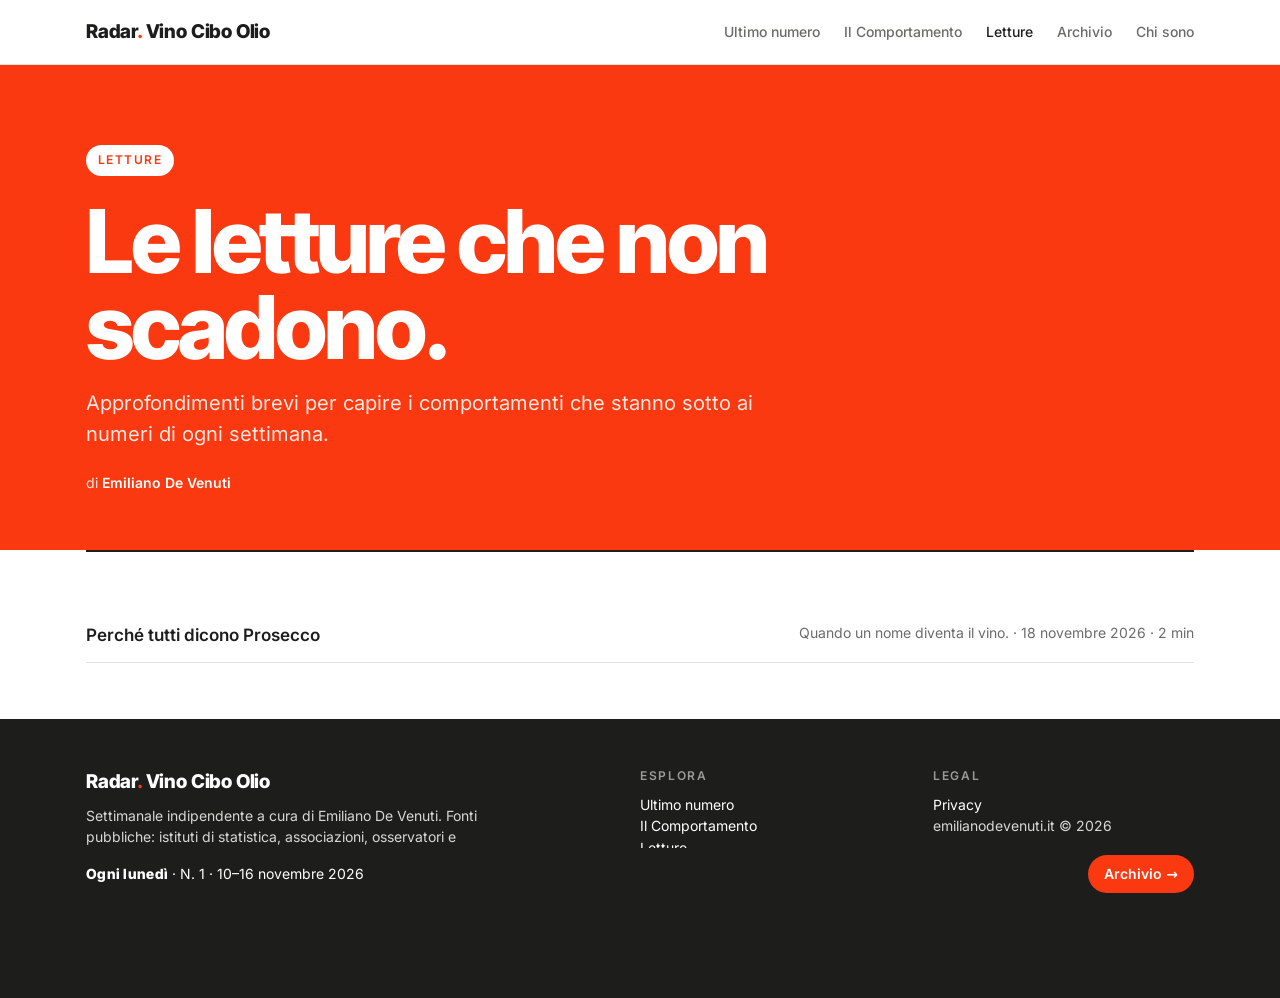
<file: letture/index.html>
<!doctype html>
<html lang="it">
<head>
<meta charset="utf-8">
<meta name="viewport" content="width=device-width,initial-scale=1,viewport-fit=cover">
<title>Letture — Il Comportamento · Emiliano De Venuti</title>
<link rel="icon" href="data:image/svg+xml,%3Csvg xmlns=%27http://www.w3.org/2000/svg%27 viewBox=%270 0 32 32%27%3E%3Crect width=%2732%27 height=%2732%27 rx=%276%27 fill=%27%23fb3910%27/%3E%3Ctext x=%2716%27 y=%2723%27 font-family=%27Arial%27 font-weight=%27900%27 font-size=%2720%27 fill=%27white%27 text-anchor=%27middle%27%3ER%3C/text%3E%3C/svg%3E">
<!--seo-->
<meta name="description" content="Approfondimenti di Emiliano De Venuti sul comportamento del consumatore di vino, cibo e olio.">
<meta name="keywords" content="mercato del vino, consumi di vino in Italia, export vino italiano, prezzo olio extravergine, mercato olio d&#x27;oliva, consumi alimentari, agroalimentare italiano, turismo enogastronomico, enoturismo, turismo del gusto, Gen Z e vino, consumi per generazione, ristorazione e consumi fuori casa, tendenze di consumo, comportamento del consumatore">
<meta name="author" content="Emiliano De Venuti">
<meta name="robots" content="index,follow">
<link rel="canonical" href="https://emilianodevenuti.it/letture/index.html">
<link rel="alternate" hreflang="it" href="https://emilianodevenuti.it/letture/index.html">
<meta property="og:site_name" content="Radar · Vino Cibo Olio">
<meta property="og:locale" content="it_IT">
<meta property="og:type" content="website">
<meta property="og:title" content="Letture — Il Comportamento · Emiliano De Venuti">
<meta property="og:description" content="Approfondimenti di Emiliano De Venuti sul comportamento del consumatore di vino, cibo e olio.">
<meta property="og:url" content="https://emilianodevenuti.it/letture/index.html">
<meta property="og:image" content="https://emilianodevenuti.it/assets/og.png">
<meta property="og:image:width" content="1200">
<meta property="og:image:height" content="630">
<meta name="twitter:card" content="summary_large_image">
<meta name="twitter:title" content="Letture — Il Comportamento · Emiliano De Venuti">
<meta name="twitter:description" content="Approfondimenti di Emiliano De Venuti sul comportamento del consumatore di vino, cibo e olio.">
<meta name="twitter:image" content="https://emilianodevenuti.it/assets/og.png">
<link rel="sitemap" type="application/xml" href="https://emilianodevenuti.it/sitemap.xml">
<script type="application/ld+json">{"@context": "https://schema.org", "@type": "WebSite", "name": "Radar · Vino Cibo Olio", "url": "https://emilianodevenuti.it/", "inLanguage": "it-IT", "description": "Ogni lunedì i numeri del mercato del vino, dell'agroalimentare, dell'olio d'oliva e del turismo del gusto in Italia, con la lettura di come cambiano i consumatori, generazione per generazione. Ogni dato con fonte e link. A cura di Emiliano De Venuti.", "author": {"@type": "Person", "name": "Emiliano De Venuti", "url": "https://emilianodevenuti.it/chi-sono.html"}}</script>
<script src="https://emilianodevenuti.it/assets/consent.js" defer></script>
<!--/seo-->
<link rel="stylesheet" href="../assets/style.css">
</head>
<body class="v-b">
<header class="top"><div class="wrap">
  <a class="brand" href="../index.html">Radar<span>.</span> Vino Cibo Olio</a>
  <nav class="nav"><a href="../index.html">Ultimo numero</a><a href="../il-comportamento.html">Il Comportamento</a><a href="../letture/index.html" aria-current="page">Letture</a><a href="../index.html#archivio" class="opt">Archivio</a><a href="../chi-sono.html" class="opt">Chi sono</a></nav>
</div></header>
<main id="main">
<section class="hero"><div class="wrap"><div class="kick"><span class="pill">Letture</span></div>
<h1>Le letture che non scadono.</h1>
<p class="sub">Approfondimenti brevi per capire i comportamenti che stanno sotto ai numeri di ogni settimana.</p>
<div class="by">di <b>Emiliano De Venuti</b></div></div></section>
<div class="wrap"><section class="arch"><ol><li><a href="perche-tutti-dicono-prosecco.html"><span class="t">Perché tutti dicono Prosecco</span><span class="w">Quando un nome diventa il vino. · 18 novembre 2026 · 2 min</span></a></li></ol></section></div>
</main>
<footer><div class="wrap">
  <div><a class="brand" href="../index.html">Radar<span style="color:var(--accent)">.</span> Vino Cibo Olio</a>
  <p>Settimanale indipendente a cura di Emiliano De Venuti. Fonti pubbliche: istituti di statistica, associazioni, osservatori e stampa di settore. Dove la fonte è secondaria è indicato. I dati provvisori possono essere rivisti.</p></div>
  <div><div class="lab" style="color:#9a9a96">Esplora</div><p><a href="../index.html">Ultimo numero</a><br><a href="../il-comportamento.html">Il Comportamento</a><br><a href="../letture/index.html">Letture</a><br><a href="../index.html#archivio">Archivio</a><br><a href="../chi-sono.html">Chi sono</a></p></div>
  <div><div class="lab" style="color:#9a9a96">Legal</div><p><a href="../privacy.html">Privacy</a><br>emilianodevenuti.it © 2026</p></div>
</div></footer>
<div class="bar"><div class="wrap"><span><b>Ogni lunedì</b> <span class="opt">· N. 1 · 10–16 novembre 2026</span></span><a href="../index.html#archivio">Archivio →</a></div></div>
<script src="../assets/app.js"></script>
</body>
</html>
</file>
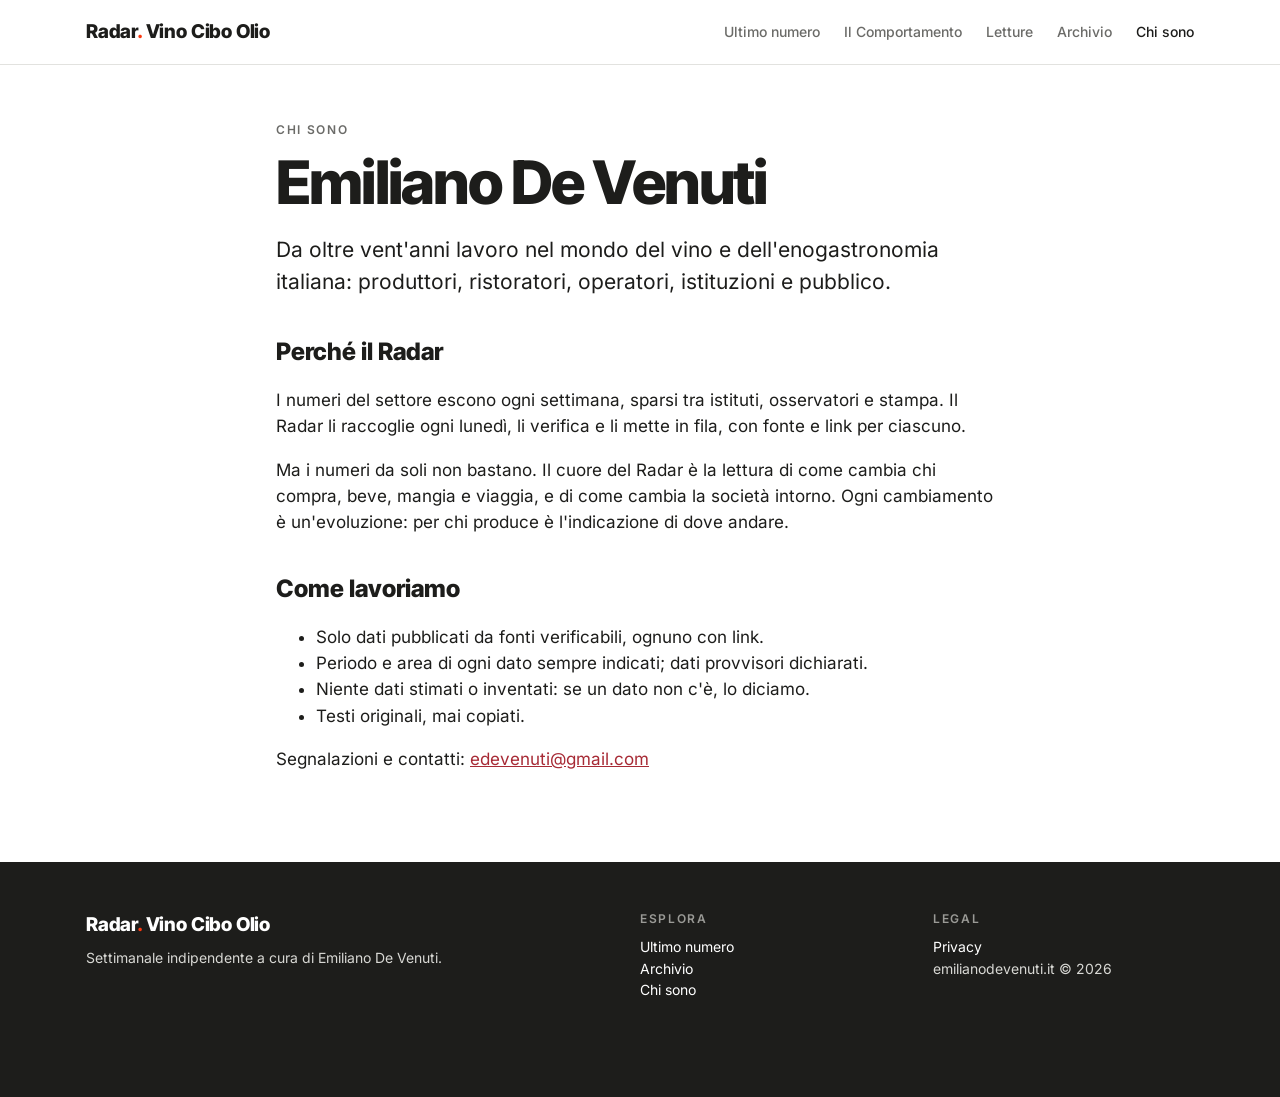
<file: chi-sono.html>
<!doctype html>
<html lang="it">
<head>
<meta charset="utf-8">
<meta name="viewport" content="width=device-width,initial-scale=1,viewport-fit=cover">
<title>Chi sono — Radar · Emiliano De Venuti</title>
<link rel="icon" href="data:image/svg+xml,%3Csvg xmlns=%27http://www.w3.org/2000/svg%27 viewBox=%270 0 32 32%27%3E%3Crect width=%2732%27 height=%2732%27 rx=%276%27 fill=%27%23fb3910%27/%3E%3Ctext x=%2716%27 y=%2723%27 font-family=%27Arial%27 font-weight=%27900%27 font-size=%2720%27 fill=%27white%27 text-anchor=%27middle%27%3ER%3C/text%3E%3C/svg%3E">
<!--seo-->
<meta name="description" content="Emiliano De Venuti cura il Radar: ogni lunedì numeri e lettura del mercato di vino, cibo, olio d&#x27;oliva e turismo del gusto in Italia.">
<meta name="keywords" content="mercato del vino, consumi di vino in Italia, export vino italiano, prezzo olio extravergine, mercato olio d&#x27;oliva, consumi alimentari, agroalimentare italiano, turismo enogastronomico, enoturismo, turismo del gusto, Gen Z e vino, consumi per generazione, ristorazione e consumi fuori casa, tendenze di consumo, comportamento del consumatore">
<meta name="author" content="Emiliano De Venuti">
<meta name="robots" content="index,follow">
<link rel="canonical" href="https://emilianodevenuti.it/chi-sono.html">
<link rel="alternate" hreflang="it" href="https://emilianodevenuti.it/chi-sono.html">
<meta property="og:site_name" content="Radar · Vino Cibo Olio">
<meta property="og:locale" content="it_IT">
<meta property="og:type" content="website">
<meta property="og:title" content="Chi sono — Emiliano De Venuti · Radar Vino Cibo Olio">
<meta property="og:description" content="Emiliano De Venuti cura il Radar: ogni lunedì numeri e lettura del mercato di vino, cibo, olio d&#x27;oliva e turismo del gusto in Italia.">
<meta property="og:url" content="https://emilianodevenuti.it/chi-sono.html">
<meta property="og:image" content="https://emilianodevenuti.it/assets/og.png">
<meta property="og:image:width" content="1200">
<meta property="og:image:height" content="630">
<meta name="twitter:card" content="summary_large_image">
<meta name="twitter:title" content="Chi sono — Emiliano De Venuti · Radar Vino Cibo Olio">
<meta name="twitter:description" content="Emiliano De Venuti cura il Radar: ogni lunedì numeri e lettura del mercato di vino, cibo, olio d&#x27;oliva e turismo del gusto in Italia.">
<meta name="twitter:image" content="https://emilianodevenuti.it/assets/og.png">
<link rel="sitemap" type="application/xml" href="https://emilianodevenuti.it/sitemap.xml">
<script type="application/ld+json">{"@context": "https://schema.org", "@type": "WebSite", "name": "Radar · Vino Cibo Olio", "url": "https://emilianodevenuti.it/", "inLanguage": "it-IT", "description": "Ogni lunedì i numeri del mercato del vino, dell'agroalimentare, dell'olio d'oliva e del turismo del gusto in Italia, con la lettura di come cambiano i consumatori, generazione per generazione. Ogni dato con fonte e link. A cura di Emiliano De Venuti.", "author": {"@type": "Person", "name": "Emiliano De Venuti", "url": "https://emilianodevenuti.it/chi-sono.html"}}</script>
<script src="https://emilianodevenuti.it/assets/consent.js" defer></script>
<!--/seo-->
<link rel="stylesheet" href="assets/style.css">
</head>
<body class="v-b">
<header class="top"><div class="wrap">
  <a class="brand" href="index.html">Radar<span>.</span> Vino Cibo Olio</a>
  <nav class="nav"><a href="index.html">Ultimo numero</a><a href="il-comportamento.html">Il Comportamento</a><a href="letture/index.html">Letture</a><a href="index.html#archivio" class="opt">Archivio</a><a href="chi-sono.html" class="opt" aria-current="page">Chi sono</a></nav>
</div></header>
<main><div class="wrap page"><div class="lab">Chi sono</div><h1>Emiliano De Venuti</h1>
<p class="lead">Da oltre vent'anni lavoro nel mondo del vino e dell'enogastronomia italiana: produttori, ristoratori, operatori, istituzioni e pubblico.</p>
<h2>Perché il Radar</h2>
<p>I numeri del settore escono ogni settimana, sparsi tra istituti, osservatori e stampa. Il Radar li raccoglie ogni lunedì, li verifica e li mette in fila, con fonte e link per ciascuno.</p>
<p>Ma i numeri da soli non bastano. Il cuore del Radar è la lettura di come cambia chi compra, beve, mangia e viaggia, e di come cambia la società intorno. Ogni cambiamento è un'evoluzione: per chi produce è l'indicazione di dove andare.</p>
<h2>Come lavoriamo</h2>
<ul><li>Solo dati pubblicati da fonti verificabili, ognuno con link.</li><li>Periodo e area di ogni dato sempre indicati; dati provvisori dichiarati.</li><li>Niente dati stimati o inventati: se un dato non c'è, lo diciamo.</li><li>Testi originali, mai copiati.</li></ul>
<p>Segnalazioni e contatti: <a href="mailto:edevenuti@gmail.com">edevenuti@gmail.com</a></p></div></main>
<footer><div class="wrap">
  <div><a class="brand" href="index.html">Radar<span style="color:var(--accent)">.</span> Vino Cibo Olio</a><p>Settimanale indipendente a cura di Emiliano De Venuti.</p></div>
  <div><div class="lab" style="color:#9a9a96">Esplora</div><p><a href="index.html">Ultimo numero</a><br><a href="index.html#archivio">Archivio</a><br><a href="chi-sono.html">Chi sono</a></p></div>
  <div><div class="lab" style="color:#9a9a96">Legal</div><p><a href="privacy.html">Privacy</a><br>emilianodevenuti.it © 2026</p></div>
</div></footer>
</body></html>
</file>
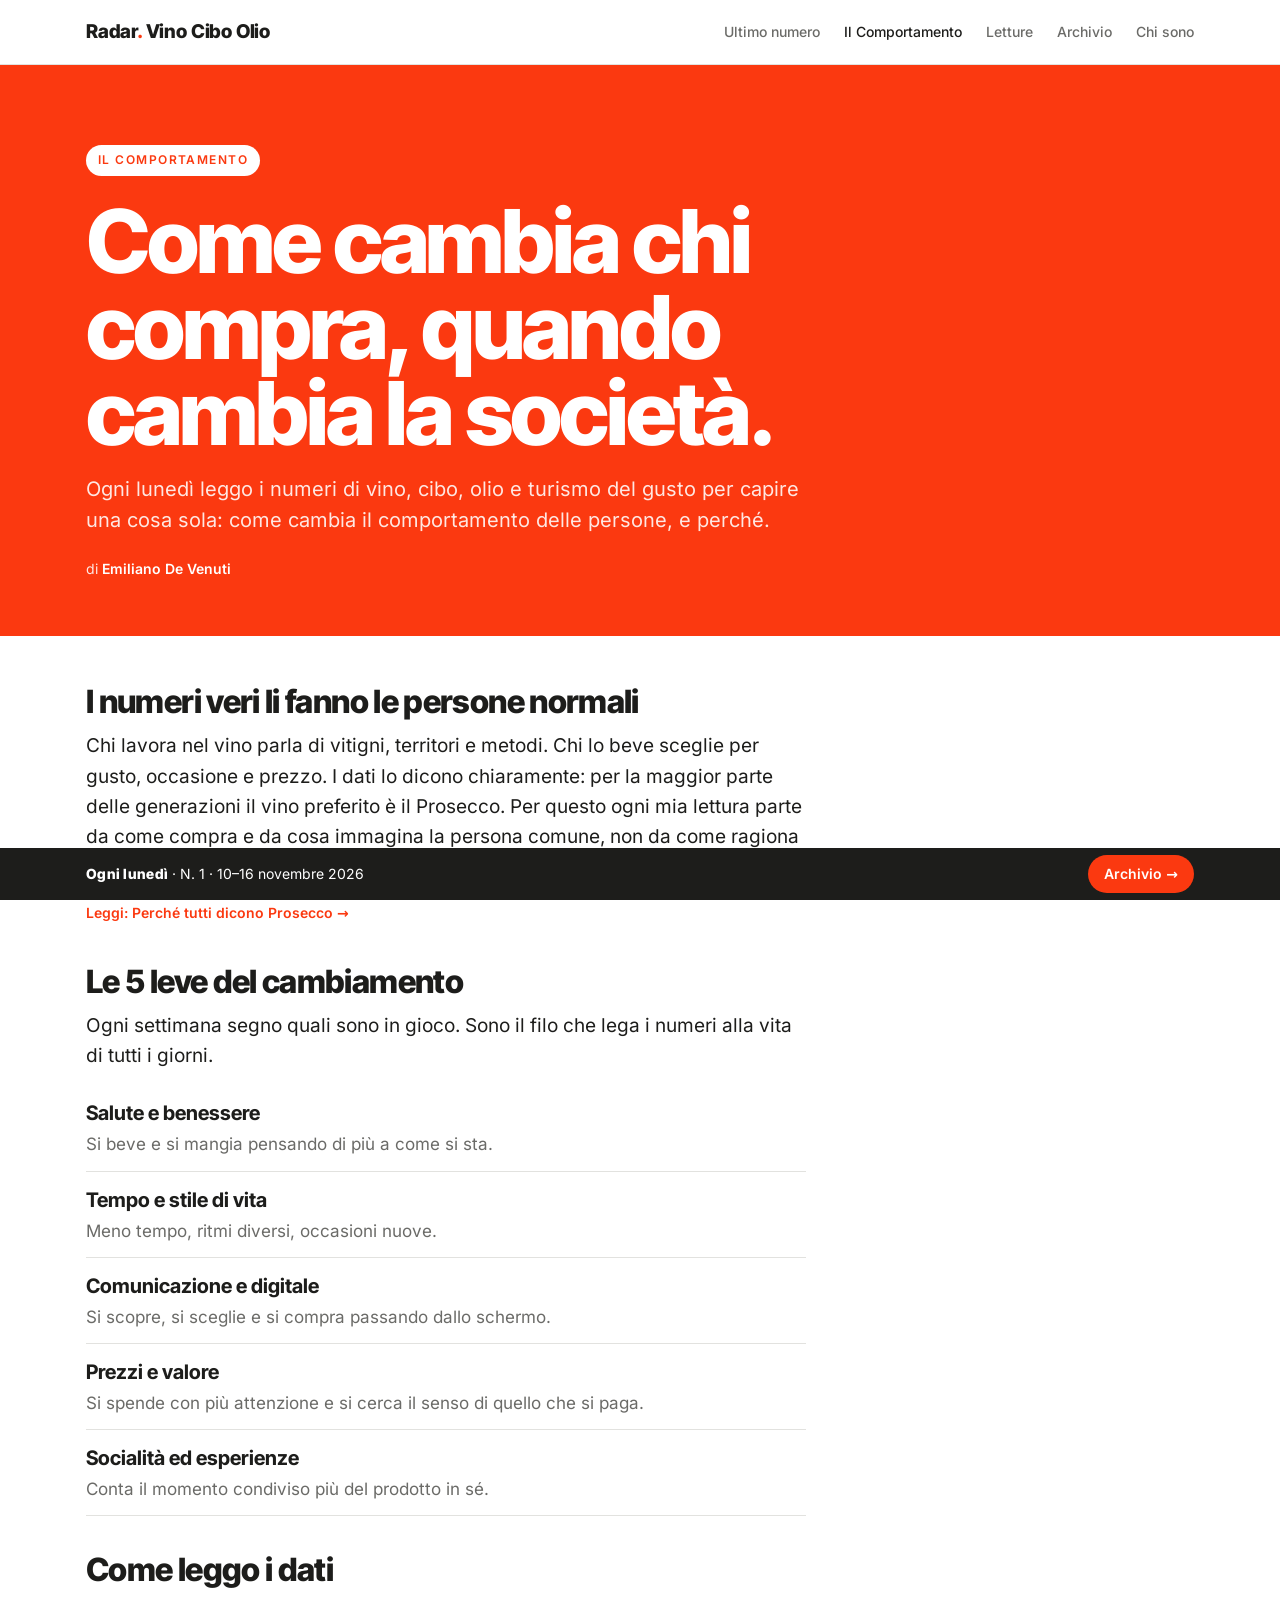
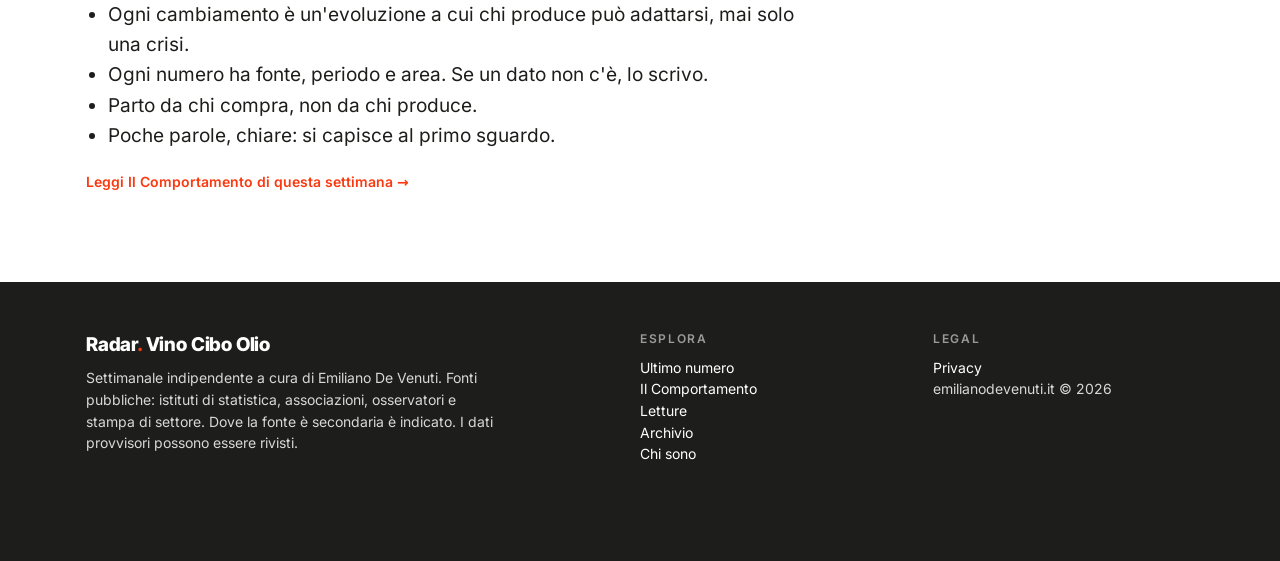
<file: il-comportamento.html>
<!doctype html>
<html lang="it">
<head>
<meta charset="utf-8">
<meta name="viewport" content="width=device-width,initial-scale=1,viewport-fit=cover">
<title>Il Comportamento — come cambiano i consumi quando cambia la società · Emiliano De Venuti</title>
<link rel="icon" href="data:image/svg+xml,%3Csvg xmlns=%27http://www.w3.org/2000/svg%27 viewBox=%270 0 32 32%27%3E%3Crect width=%2732%27 height=%2732%27 rx=%276%27 fill=%27%23fb3910%27/%3E%3Ctext x=%2716%27 y=%2723%27 font-family=%27Arial%27 font-weight=%27900%27 font-size=%2720%27 fill=%27white%27 text-anchor=%27middle%27%3ER%3C/text%3E%3C/svg%3E">
<!--seo-->
<meta name="description" content="Il Comportamento: la lettura settimanale di Emiliano De Venuti su come cambia il consumatore di vino, cibo e olio in funzione del cambiamento sociale. Le 5 leve, il metodo, i numeri con fonte.">
<meta name="keywords" content="mercato del vino, consumi di vino in Italia, export vino italiano, prezzo olio extravergine, mercato olio d&#x27;oliva, consumi alimentari, agroalimentare italiano, turismo enogastronomico, enoturismo, turismo del gusto, Gen Z e vino, consumi per generazione, ristorazione e consumi fuori casa, tendenze di consumo, comportamento del consumatore">
<meta name="author" content="Emiliano De Venuti">
<meta name="robots" content="index,follow">
<link rel="canonical" href="https://emilianodevenuti.it/il-comportamento.html">
<link rel="alternate" hreflang="it" href="https://emilianodevenuti.it/il-comportamento.html">
<meta property="og:site_name" content="Radar · Vino Cibo Olio">
<meta property="og:locale" content="it_IT">
<meta property="og:type" content="website">
<meta property="og:title" content="Il Comportamento — come cambiano i consumi quando cambia la società · Emiliano De Venuti">
<meta property="og:description" content="Il Comportamento: la lettura settimanale di Emiliano De Venuti su come cambia il consumatore di vino, cibo e olio in funzione del cambiamento sociale. Le 5 leve, il metodo, i numeri con fonte.">
<meta property="og:url" content="https://emilianodevenuti.it/il-comportamento.html">
<meta property="og:image" content="https://emilianodevenuti.it/assets/og.png">
<meta property="og:image:width" content="1200">
<meta property="og:image:height" content="630">
<meta name="twitter:card" content="summary_large_image">
<meta name="twitter:title" content="Il Comportamento — come cambiano i consumi quando cambia la società · Emiliano De Venuti">
<meta name="twitter:description" content="Il Comportamento: la lettura settimanale di Emiliano De Venuti su come cambia il consumatore di vino, cibo e olio in funzione del cambiamento sociale. Le 5 leve, il metodo, i numeri con fonte.">
<meta name="twitter:image" content="https://emilianodevenuti.it/assets/og.png">
<link rel="sitemap" type="application/xml" href="https://emilianodevenuti.it/sitemap.xml">
<script type="application/ld+json">{"@context": "https://schema.org", "@type": "WebSite", "name": "Radar · Vino Cibo Olio", "url": "https://emilianodevenuti.it/", "inLanguage": "it-IT", "description": "Ogni lunedì i numeri del mercato del vino, dell'agroalimentare, dell'olio d'oliva e del turismo del gusto in Italia, con la lettura di come cambiano i consumatori, generazione per generazione. Ogni dato con fonte e link. A cura di Emiliano De Venuti.", "author": {"@type": "Person", "name": "Emiliano De Venuti", "url": "https://emilianodevenuti.it/chi-sono.html"}}</script>
<script src="https://emilianodevenuti.it/assets/consent.js" defer></script>
<!--/seo-->
<link rel="stylesheet" href="assets/style.css">
</head>
<body class="v-b">
<header class="top"><div class="wrap">
  <a class="brand" href="index.html">Radar<span>.</span> Vino Cibo Olio</a>
  <nav class="nav"><a href="index.html">Ultimo numero</a><a href="il-comportamento.html" aria-current="page">Il Comportamento</a><a href="letture/index.html">Letture</a><a href="index.html#archivio" class="opt">Archivio</a><a href="chi-sono.html" class="opt">Chi sono</a></nav>
</div></header>
<main id="main">
<section class="hero"><div class="wrap"><div class="kick"><span class="pill">Il Comportamento</span></div>
<h1>Come cambia chi compra, quando cambia la società.</h1>
<p class="sub">Ogni lunedì leggo i numeri di vino, cibo, olio e turismo del gusto per capire una cosa sola: come cambia il comportamento delle persone, e perché.</p>
<div class="by">di <b>Emiliano De Venuti</b></div></div></section>
<div class="wrap"><article class="essay">
<h2>I numeri veri li fanno le persone normali</h2>
<p>Chi lavora nel vino parla di vitigni, territori e metodi. Chi lo beve sceglie per gusto, occasione e prezzo. I dati lo dicono chiaramente: per la maggior parte delle generazioni il vino preferito è il Prosecco. Per questo ogni mia lettura parte da come compra e da cosa immagina la persona comune, non da come ragiona il settore.</p>
<p><a class="more" href="letture/perche-tutti-dicono-prosecco.html">Leggi: Perché tutti dicono Prosecco →</a></p>
<h2>Le 5 leve del cambiamento</h2>
<p>Ogni settimana segno quali sono in gioco. Sono il filo che lega i numeri alla vita di tutti i giorni.</p>
<ul class="levelist"><li><b>Salute e benessere</b><span>Si beve e si mangia pensando di più a come si sta.</span></li><li><b>Tempo e stile di vita</b><span>Meno tempo, ritmi diversi, occasioni nuove.</span></li><li><b>Comunicazione e digitale</b><span>Si scopre, si sceglie e si compra passando dallo schermo.</span></li><li><b>Prezzi e valore</b><span>Si spende con più attenzione e si cerca il senso di quello che si paga.</span></li><li><b>Socialità ed esperienze</b><span>Conta il momento condiviso più del prodotto in sé.</span></li></ul>
<h2>Come leggo i dati</h2>
<ul>
<li>Ogni cambiamento è un'evoluzione a cui chi produce può adattarsi, mai solo una crisi.</li>
<li>Ogni numero ha fonte, periodo e area. Se un dato non c'è, lo scrivo.</li>
<li>Parto da chi compra, non da chi produce.</li>
<li>Poche parole, chiare: si capisce al primo sguardo.</li>
</ul>
<p><a class="more" href="index.html#comportamento">Leggi Il Comportamento di questa settimana →</a></p>
</article></div>
</main>
<footer><div class="wrap">
  <div><a class="brand" href="index.html">Radar<span style="color:var(--accent)">.</span> Vino Cibo Olio</a>
  <p>Settimanale indipendente a cura di Emiliano De Venuti. Fonti pubbliche: istituti di statistica, associazioni, osservatori e stampa di settore. Dove la fonte è secondaria è indicato. I dati provvisori possono essere rivisti.</p></div>
  <div><div class="lab" style="color:#9a9a96">Esplora</div><p><a href="index.html">Ultimo numero</a><br><a href="il-comportamento.html">Il Comportamento</a><br><a href="letture/index.html">Letture</a><br><a href="index.html#archivio">Archivio</a><br><a href="chi-sono.html">Chi sono</a></p></div>
  <div><div class="lab" style="color:#9a9a96">Legal</div><p><a href="privacy.html">Privacy</a><br>emilianodevenuti.it © 2026</p></div>
</div></footer>
<div class="bar"><div class="wrap"><span><b>Ogni lunedì</b> <span class="opt">· N. 1 · 10–16 novembre 2026</span></span><a href="index.html#archivio">Archivio →</a></div></div>
<script src="assets/app.js"></script>
</body>
</html>
</file>
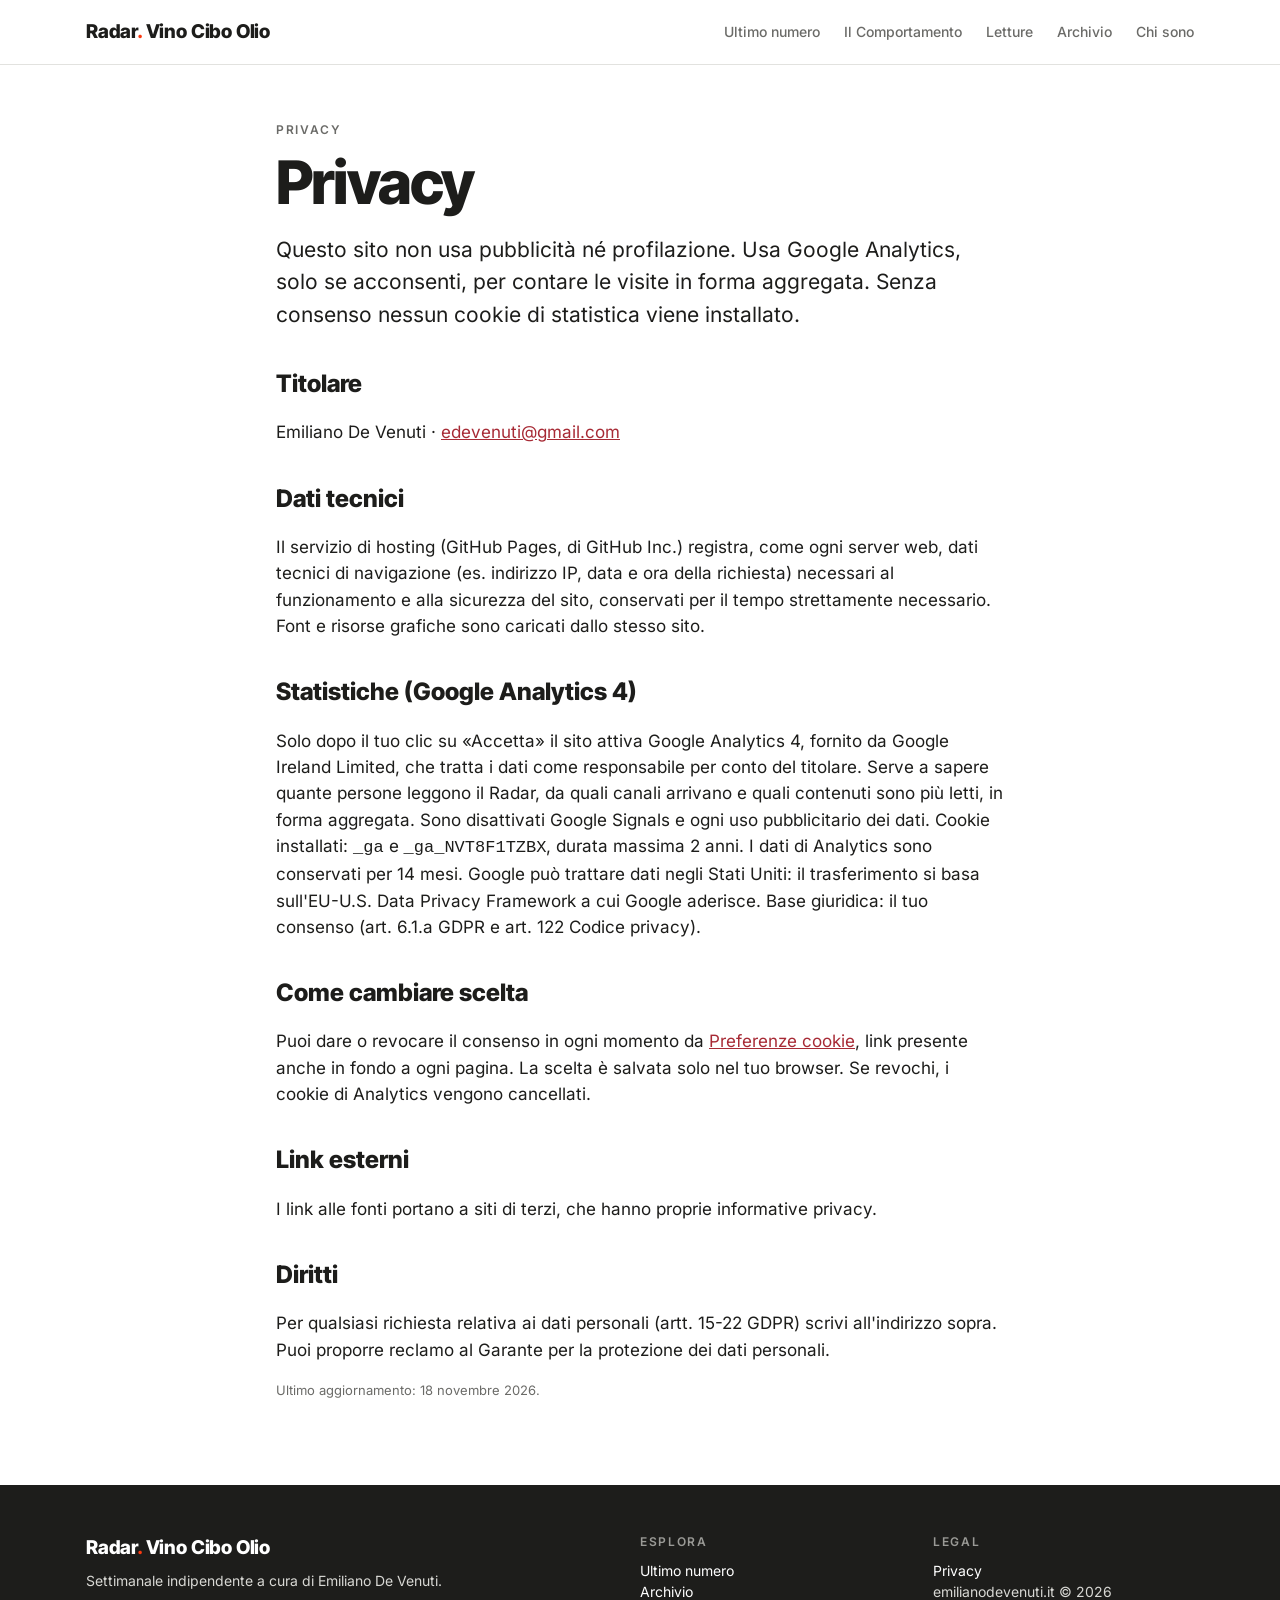
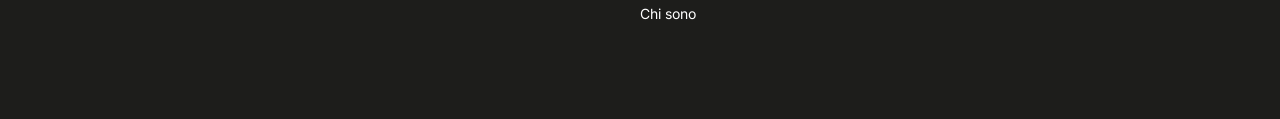
<file: privacy.html>
<!doctype html>
<html lang="it">
<head>
<meta charset="utf-8">
<meta name="viewport" content="width=device-width,initial-scale=1,viewport-fit=cover">
<title>Privacy — Radar · Emiliano De Venuti</title>
<link rel="icon" href="data:image/svg+xml,%3Csvg xmlns=%27http://www.w3.org/2000/svg%27 viewBox=%270 0 32 32%27%3E%3Crect width=%2732%27 height=%2732%27 rx=%276%27 fill=%27%23fb3910%27/%3E%3Ctext x=%2716%27 y=%2723%27 font-family=%27Arial%27 font-weight=%27900%27 font-size=%2720%27 fill=%27white%27 text-anchor=%27middle%27%3ER%3C/text%3E%3C/svg%3E">
<!--seo-->
<meta name="description" content="Informativa privacy del sito Radar · Vino Cibo Olio di Emiliano De Venuti.">
<meta name="keywords" content="mercato del vino, consumi di vino in Italia, export vino italiano, prezzo olio extravergine, mercato olio d&#x27;oliva, consumi alimentari, agroalimentare italiano, turismo enogastronomico, enoturismo, turismo del gusto, Gen Z e vino, consumi per generazione, ristorazione e consumi fuori casa, tendenze di consumo, comportamento del consumatore">
<meta name="author" content="Emiliano De Venuti">
<meta name="robots" content="index,follow">
<link rel="canonical" href="https://emilianodevenuti.it/privacy.html">
<link rel="alternate" hreflang="it" href="https://emilianodevenuti.it/privacy.html">
<meta property="og:site_name" content="Radar · Vino Cibo Olio">
<meta property="og:locale" content="it_IT">
<meta property="og:type" content="website">
<meta property="og:title" content="Privacy — Radar · Vino Cibo Olio">
<meta property="og:description" content="Informativa privacy del sito Radar · Vino Cibo Olio di Emiliano De Venuti.">
<meta property="og:url" content="https://emilianodevenuti.it/privacy.html">
<meta property="og:image" content="https://emilianodevenuti.it/assets/og.png">
<meta property="og:image:width" content="1200">
<meta property="og:image:height" content="630">
<meta name="twitter:card" content="summary_large_image">
<meta name="twitter:title" content="Privacy — Radar · Vino Cibo Olio">
<meta name="twitter:description" content="Informativa privacy del sito Radar · Vino Cibo Olio di Emiliano De Venuti.">
<meta name="twitter:image" content="https://emilianodevenuti.it/assets/og.png">
<link rel="sitemap" type="application/xml" href="https://emilianodevenuti.it/sitemap.xml">
<script type="application/ld+json">{"@context": "https://schema.org", "@type": "WebSite", "name": "Radar · Vino Cibo Olio", "url": "https://emilianodevenuti.it/", "inLanguage": "it-IT", "description": "Ogni lunedì i numeri del mercato del vino, dell'agroalimentare, dell'olio d'oliva e del turismo del gusto in Italia, con la lettura di come cambiano i consumatori, generazione per generazione. Ogni dato con fonte e link. A cura di Emiliano De Venuti.", "author": {"@type": "Person", "name": "Emiliano De Venuti", "url": "https://emilianodevenuti.it/chi-sono.html"}}</script>
<script src="https://emilianodevenuti.it/assets/consent.js" defer></script>
<!--/seo-->
<link rel="stylesheet" href="assets/style.css">
</head>
<body class="v-b">
<header class="top"><div class="wrap">
  <a class="brand" href="index.html">Radar<span>.</span> Vino Cibo Olio</a>
  <nav class="nav"><a href="index.html">Ultimo numero</a><a href="il-comportamento.html">Il Comportamento</a><a href="letture/index.html">Letture</a><a href="index.html#archivio" class="opt">Archivio</a><a href="chi-sono.html" class="opt">Chi sono</a></nav>
</div></header>
<main><div class="wrap page"><div class="lab">Privacy</div><h1>Privacy</h1>
<p class="lead">Questo sito non usa pubblicità né profilazione. Usa Google Analytics, solo se acconsenti, per contare le visite in forma aggregata. Senza consenso nessun cookie di statistica viene installato.</p>
<h2>Titolare</h2><p>Emiliano De Venuti · <a href="mailto:edevenuti@gmail.com">edevenuti@gmail.com</a></p>
<h2>Dati tecnici</h2><p>Il servizio di hosting (GitHub Pages, di GitHub Inc.) registra, come ogni server web, dati tecnici di navigazione (es. indirizzo IP, data e ora della richiesta) necessari al funzionamento e alla sicurezza del sito, conservati per il tempo strettamente necessario. Font e risorse grafiche sono caricati dallo stesso sito.</p>
<h2>Statistiche (Google Analytics 4)</h2><p>Solo dopo il tuo clic su «Accetta» il sito attiva Google Analytics 4, fornito da Google Ireland Limited, che tratta i dati come responsabile per conto del titolare. Serve a sapere quante persone leggono il Radar, da quali canali arrivano e quali contenuti sono più letti, in forma aggregata. Sono disattivati Google Signals e ogni uso pubblicitario dei dati. Cookie installati: <code>_ga</code> e <code>_ga_NVT8F1TZBX</code>, durata massima 2 anni. I dati di Analytics sono conservati per 14 mesi. Google può trattare dati negli Stati Uniti: il trasferimento si basa sull'EU-U.S. Data Privacy Framework a cui Google aderisce. Base giuridica: il tuo consenso (art. 6.1.a GDPR e art. 122 Codice privacy).</p>
<h2>Come cambiare scelta</h2><p>Puoi dare o revocare il consenso in ogni momento da <a href="#" onclick="return window.radarCookie ? radarCookie() : false">Preferenze cookie</a>, link presente anche in fondo a ogni pagina. La scelta è salvata solo nel tuo browser. Se revochi, i cookie di Analytics vengono cancellati.</p>
<h2>Link esterni</h2><p>I link alle fonti portano a siti di terzi, che hanno proprie informative privacy.</p>
<h2>Diritti</h2><p>Per qualsiasi richiesta relativa ai dati personali (artt. 15-22 GDPR) scrivi all'indirizzo sopra. Puoi proporre reclamo al Garante per la protezione dei dati personali.</p>
<p class="small">Ultimo aggiornamento: 18 novembre 2026.</p></div></main>
<footer><div class="wrap">
  <div><a class="brand" href="index.html">Radar<span style="color:var(--accent)">.</span> Vino Cibo Olio</a><p>Settimanale indipendente a cura di Emiliano De Venuti.</p></div>
  <div><div class="lab" style="color:#9a9a96">Esplora</div><p><a href="index.html">Ultimo numero</a><br><a href="index.html#archivio">Archivio</a><br><a href="chi-sono.html">Chi sono</a></p></div>
  <div><div class="lab" style="color:#9a9a96">Legal</div><p><a href="privacy.html">Privacy</a><br>emilianodevenuti.it © 2026</p></div>
</div></footer>
</body></html>
</file>
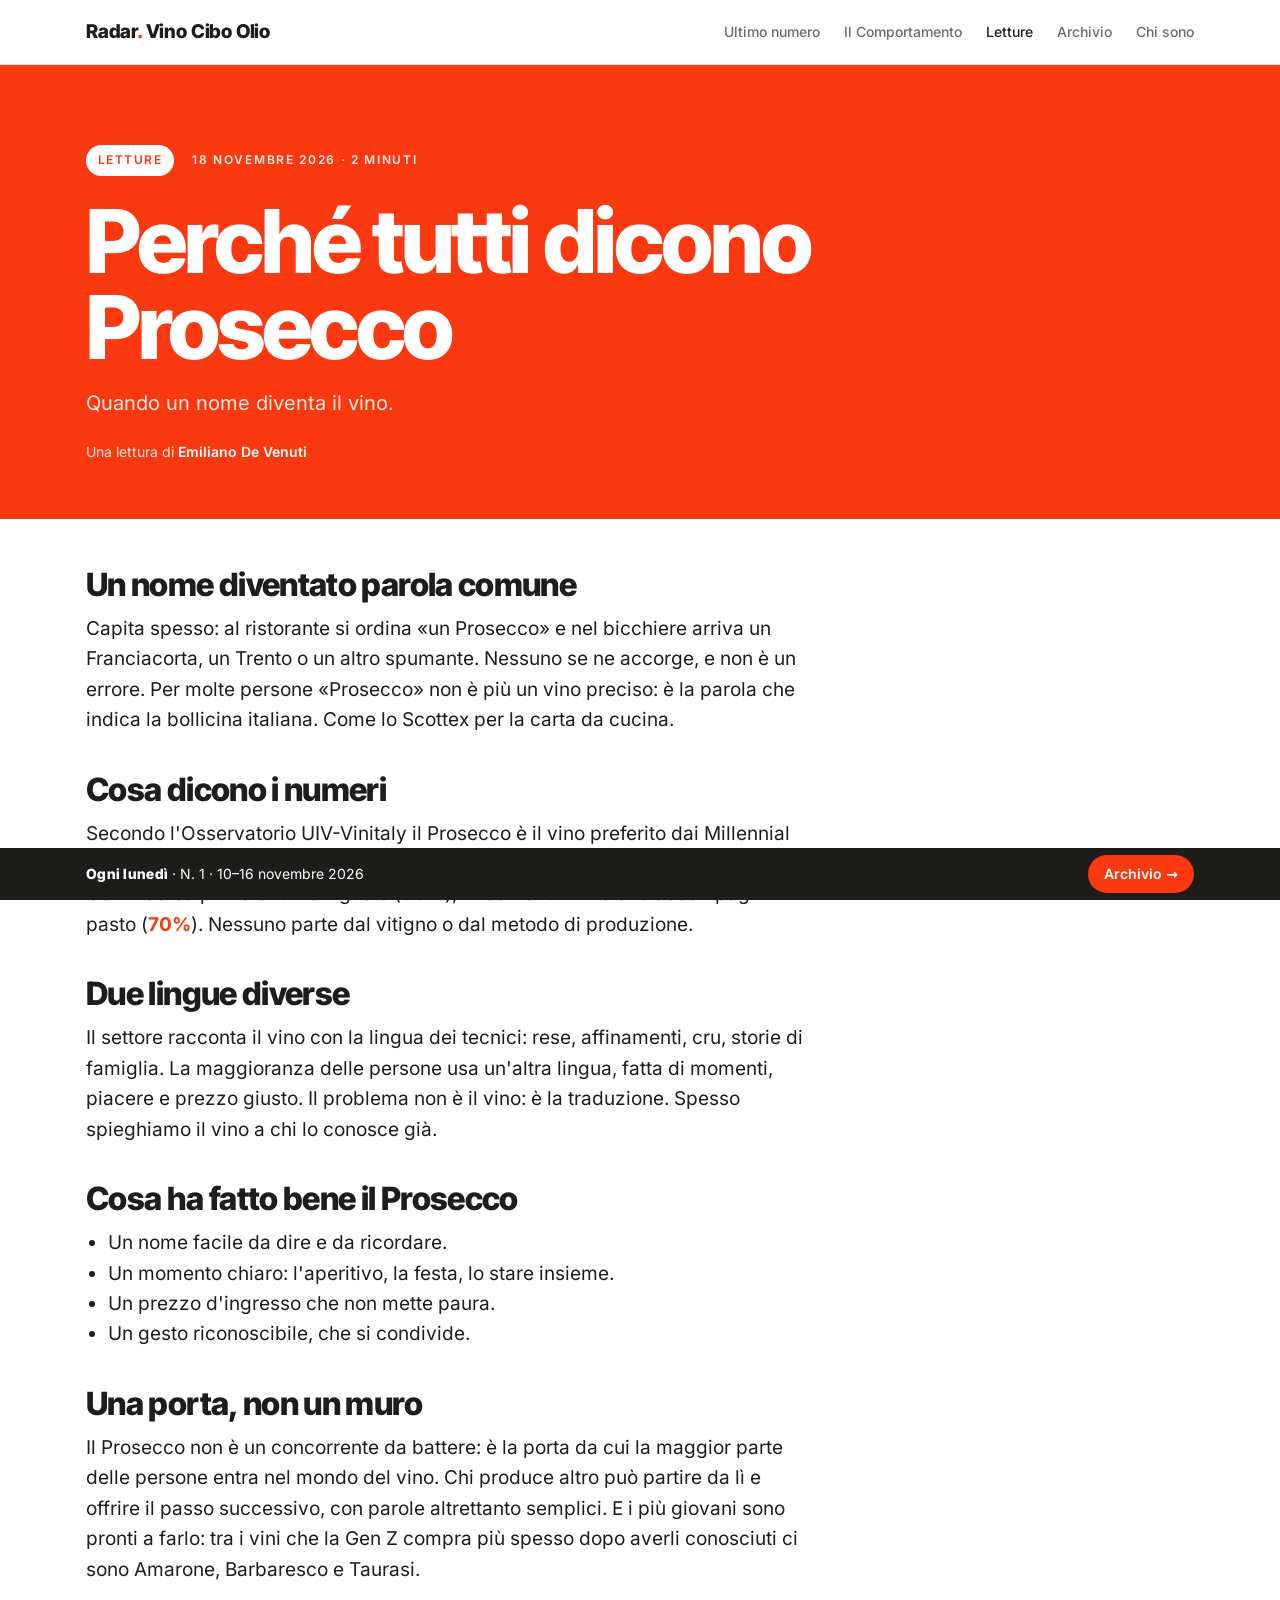
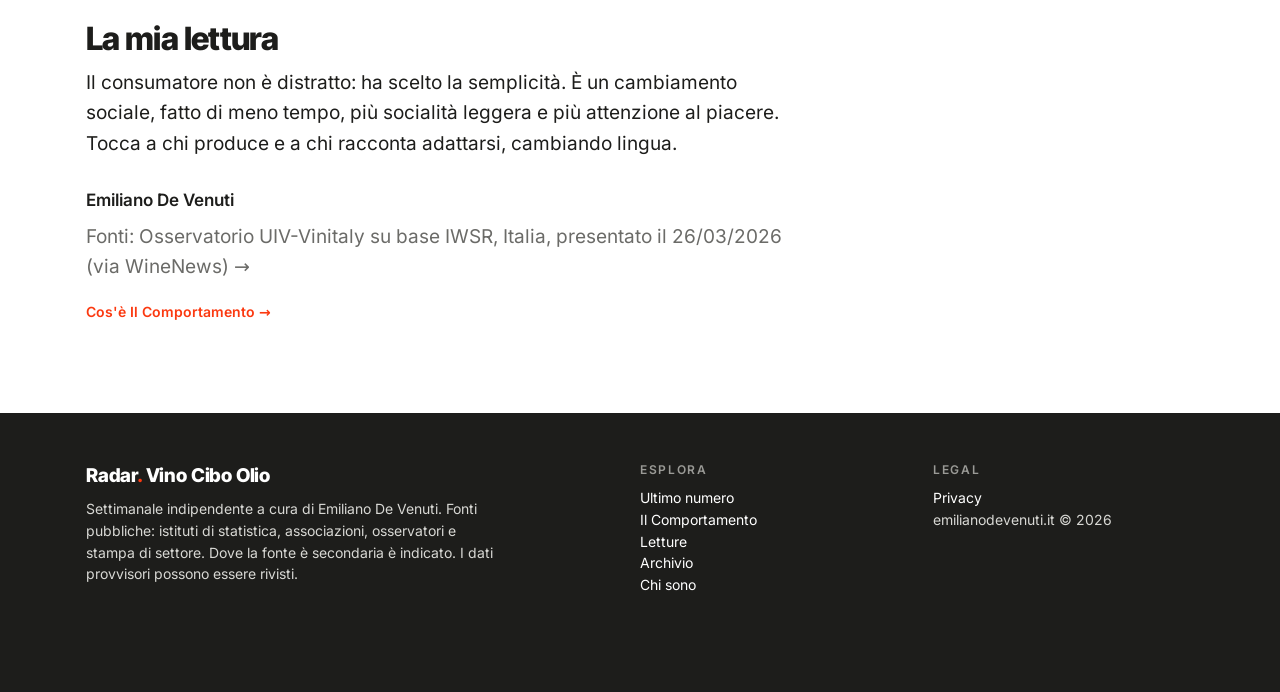
<file: letture/perche-tutti-dicono-prosecco.html>
<!doctype html>
<html lang="it">
<head>
<meta charset="utf-8">
<meta name="viewport" content="width=device-width,initial-scale=1,viewport-fit=cover">
<title>Perché tutti dicono Prosecco — Quando un nome diventa il vino. · Emiliano De Venuti</title>
<link rel="icon" href="data:image/svg+xml,%3Csvg xmlns=%27http://www.w3.org/2000/svg%27 viewBox=%270 0 32 32%27%3E%3Crect width=%2732%27 height=%2732%27 rx=%276%27 fill=%27%23fb3910%27/%3E%3Ctext x=%2716%27 y=%2723%27 font-family=%27Arial%27 font-weight=%27900%27 font-size=%2720%27 fill=%27white%27 text-anchor=%27middle%27%3ER%3C/text%3E%3C/svg%3E">
<!--seo-->
<meta name="description" content="Perché per molti «Prosecco» significa ormai bollicina italiana, cosa dicono i dati sulle preferenze delle generazioni e cosa può imparare chi racconta il vino.">
<meta name="keywords" content="mercato del vino, consumi di vino in Italia, export vino italiano, prezzo olio extravergine, mercato olio d&#x27;oliva, consumi alimentari, agroalimentare italiano, turismo enogastronomico, enoturismo, turismo del gusto, Gen Z e vino, consumi per generazione, ristorazione e consumi fuori casa, tendenze di consumo, comportamento del consumatore">
<meta name="author" content="Emiliano De Venuti">
<meta name="robots" content="index,follow">
<link rel="canonical" href="https://emilianodevenuti.it/letture/perche-tutti-dicono-prosecco.html">
<link rel="alternate" hreflang="it" href="https://emilianodevenuti.it/letture/perche-tutti-dicono-prosecco.html">
<meta property="og:site_name" content="Radar · Vino Cibo Olio">
<meta property="og:locale" content="it_IT">
<meta property="og:type" content="article">
<meta property="og:title" content="Perché tutti dicono Prosecco — Quando un nome diventa il vino. · Emiliano De Venuti">
<meta property="og:description" content="Perché per molti «Prosecco» significa ormai bollicina italiana, cosa dicono i dati sulle preferenze delle generazioni e cosa può imparare chi racconta il vino.">
<meta property="og:url" content="https://emilianodevenuti.it/letture/perche-tutti-dicono-prosecco.html">
<meta property="og:image" content="https://emilianodevenuti.it/assets/og.png">
<meta property="og:image:width" content="1200">
<meta property="og:image:height" content="630">
<meta name="twitter:card" content="summary_large_image">
<meta name="twitter:title" content="Perché tutti dicono Prosecco — Quando un nome diventa il vino. · Emiliano De Venuti">
<meta name="twitter:description" content="Perché per molti «Prosecco» significa ormai bollicina italiana, cosa dicono i dati sulle preferenze delle generazioni e cosa può imparare chi racconta il vino.">
<meta name="twitter:image" content="https://emilianodevenuti.it/assets/og.png">
<link rel="sitemap" type="application/xml" href="https://emilianodevenuti.it/sitemap.xml">
<script type="application/ld+json">[{"@context": "https://schema.org", "@type": "WebSite", "name": "Radar · Vino Cibo Olio", "url": "https://emilianodevenuti.it/", "inLanguage": "it-IT", "description": "Ogni lunedì i numeri del mercato del vino, dell'agroalimentare, dell'olio d'oliva e del turismo del gusto in Italia, con la lettura di come cambiano i consumatori, generazione per generazione. Ogni dato con fonte e link. A cura di Emiliano De Venuti.", "author": {"@type": "Person", "name": "Emiliano De Venuti", "url": "https://emilianodevenuti.it/chi-sono.html"}}, {"@context": "https://schema.org", "@type": "Article", "headline": "Perché tutti dicono Prosecco", "description": "Perché per molti «Prosecco» significa ormai bollicina italiana, cosa dicono i dati sulle preferenze delle generazioni e cosa può imparare chi racconta il vino.", "url": "https://emilianodevenuti.it/letture/perche-tutti-dicono-prosecco.html", "mainEntityOfPage": "https://emilianodevenuti.it/letture/perche-tutti-dicono-prosecco.html", "inLanguage": "it-IT", "datePublished": "2026-11-18", "author": {"@type": "Person", "name": "Emiliano De Venuti", "url": "https://emilianodevenuti.it/chi-sono.html"}, "publisher": {"@type": "Person", "name": "Emiliano De Venuti"}, "image": "https://emilianodevenuti.it/assets/og.png"}]</script>
<script src="https://emilianodevenuti.it/assets/consent.js" defer></script>
<!--/seo-->
<link rel="stylesheet" href="../assets/style.css">
</head>
<body class="v-b">
<header class="top"><div class="wrap">
  <a class="brand" href="../index.html">Radar<span>.</span> Vino Cibo Olio</a>
  <nav class="nav"><a href="../index.html">Ultimo numero</a><a href="../il-comportamento.html">Il Comportamento</a><a href="../letture/index.html" aria-current="page">Letture</a><a href="../index.html#archivio" class="opt">Archivio</a><a href="../chi-sono.html" class="opt">Chi sono</a></nav>
</div></header>
<main id="main">
<section class="hero"><div class="wrap"><div class="kick"><span class="pill">Letture</span><span class="lab">18 novembre 2026 · 2 minuti</span></div>
<h1>Perché tutti dicono Prosecco</h1>
<p class="sub">Quando un nome diventa il vino.</p>
<div class="by">Una lettura di <b>Emiliano De Venuti</b></div></div></section>
<div class="wrap"><article class="essay"><h2>Un nome diventato parola comune</h2><p>Capita spesso: al ristorante si ordina «un Prosecco» e nel bicchiere arriva un Franciacorta, un Trento o un altro spumante. Nessuno se ne accorge, e non è un errore. Per molte persone «Prosecco» non è più un vino preciso: è la parola che indica la bollicina italiana. Come lo Scottex per la carta da cucina.</p><h2>Cosa dicono i numeri</h2><p>Secondo l&#x27;Osservatorio UIV-Vinitaly il Prosecco è il vino preferito dai Millennial in su. E quando si chiede perché si sceglie un vino, le risposte sono semplici: la Gen Z cerca prima di tutto il gusto (<strong>50%</strong>), i Boomer un vino che accompagni il pasto (<strong>70%</strong>). Nessuno parte dal vitigno o dal metodo di produzione.</p><h2>Due lingue diverse</h2><p>Il settore racconta il vino con la lingua dei tecnici: rese, affinamenti, cru, storie di famiglia. La maggioranza delle persone usa un&#x27;altra lingua, fatta di momenti, piacere e prezzo giusto. Il problema non è il vino: è la traduzione. Spesso spieghiamo il vino a chi lo conosce già.</p><h2>Cosa ha fatto bene il Prosecco</h2><ul><li>Un nome facile da dire e da ricordare.</li><li>Un momento chiaro: l&#x27;aperitivo, la festa, lo stare insieme.</li><li>Un prezzo d&#x27;ingresso che non mette paura.</li><li>Un gesto riconoscibile, che si condivide.</li></ul><h2>Una porta, non un muro</h2><p>Il Prosecco non è un concorrente da battere: è la porta da cui la maggior parte delle persone entra nel mondo del vino. Chi produce altro può partire da lì e offrire il passo successivo, con parole altrettanto semplici. E i più giovani sono pronti a farlo: tra i vini che la Gen Z compra più spesso dopo averli conosciuti ci sono Amarone, Barbaresco e Taurasi.</p><h2>La mia lettura</h2><p>Il consumatore non è distratto: ha scelto la semplicità. È un cambiamento sociale, fatto di meno tempo, più socialità leggera e più attenzione al piacere. Tocca a chi produce e a chi racconta adattarsi, cambiando lingua.</p>
<div class="sign">Emiliano De Venuti</div>
<p class="gsrc">Fonti: <a href="https://winenews.it/it/vinitaly-2026-i-consumatori-di-vino-crescono-grazie-ai-giovani-che-amano-i-rossi-ma-bevono-meno_585935/" target="_blank" rel="noopener">Osservatorio UIV-Vinitaly su base IWSR, Italia, presentato il 26/03/2026 (via WineNews) →</a></p>
<p><a class="more" href="../il-comportamento.html">Cos'è Il Comportamento →</a></p></article></div>
</main>
<footer><div class="wrap">
  <div><a class="brand" href="../index.html">Radar<span style="color:var(--accent)">.</span> Vino Cibo Olio</a>
  <p>Settimanale indipendente a cura di Emiliano De Venuti. Fonti pubbliche: istituti di statistica, associazioni, osservatori e stampa di settore. Dove la fonte è secondaria è indicato. I dati provvisori possono essere rivisti.</p></div>
  <div><div class="lab" style="color:#9a9a96">Esplora</div><p><a href="../index.html">Ultimo numero</a><br><a href="../il-comportamento.html">Il Comportamento</a><br><a href="../letture/index.html">Letture</a><br><a href="../index.html#archivio">Archivio</a><br><a href="../chi-sono.html">Chi sono</a></p></div>
  <div><div class="lab" style="color:#9a9a96">Legal</div><p><a href="../privacy.html">Privacy</a><br>emilianodevenuti.it © 2026</p></div>
</div></footer>
<div class="bar"><div class="wrap"><span><b>Ogni lunedì</b> <span class="opt">· N. 1 · 10–16 novembre 2026</span></span><a href="../index.html#archivio">Archivio →</a></div></div>
<script src="../assets/app.js"></script>
</body>
</html>
</file>
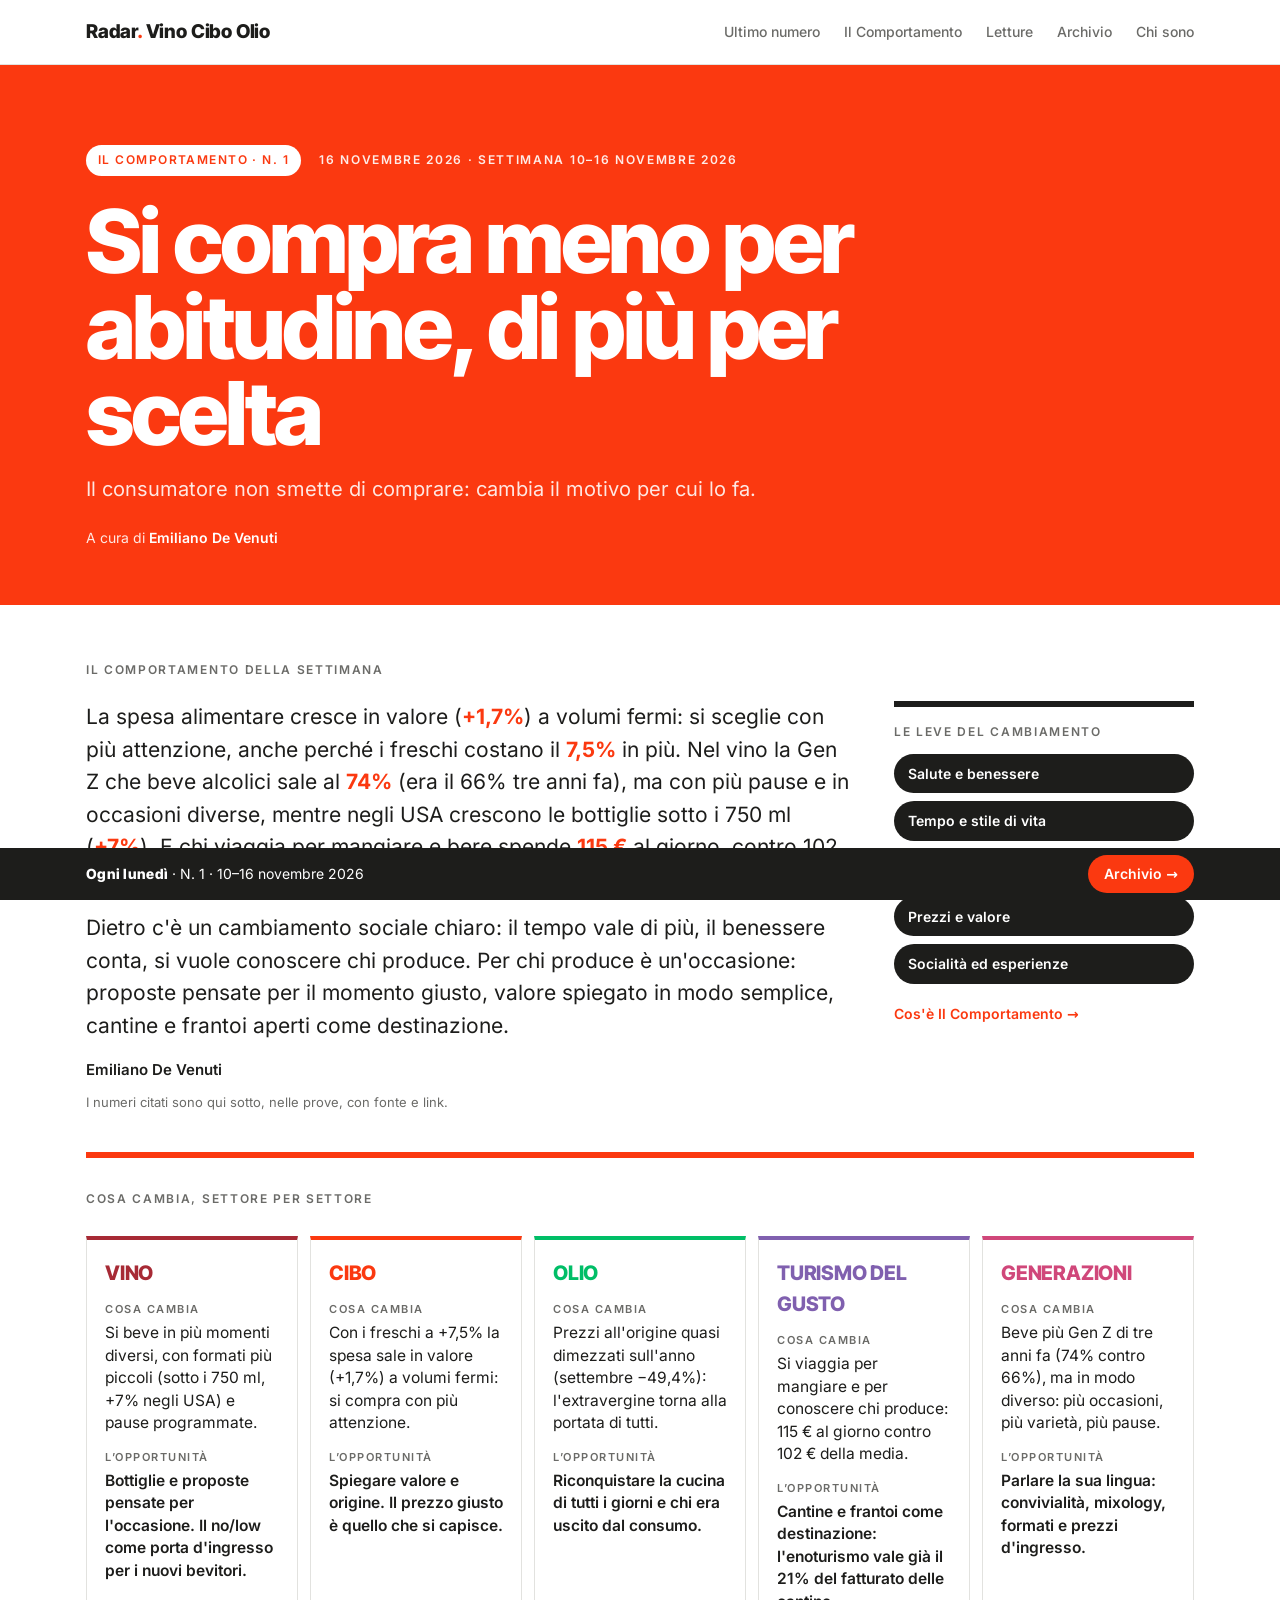
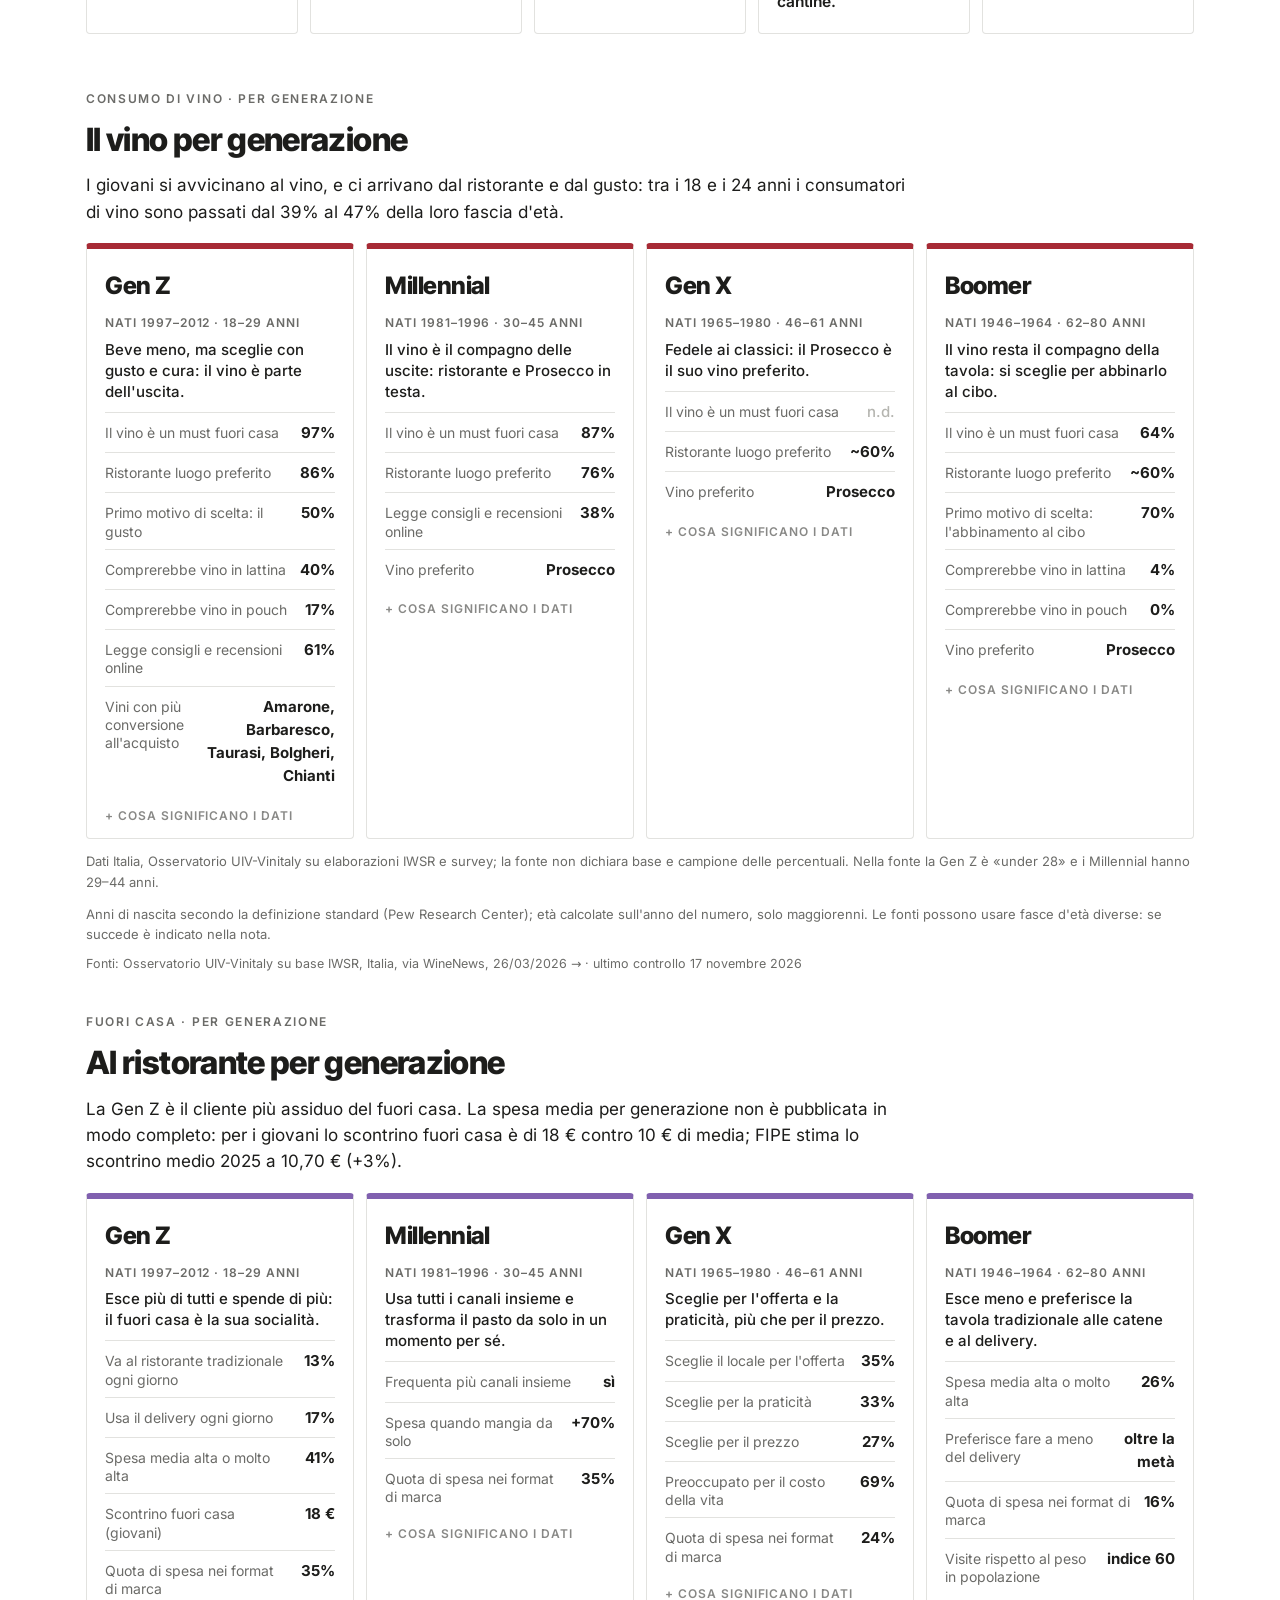
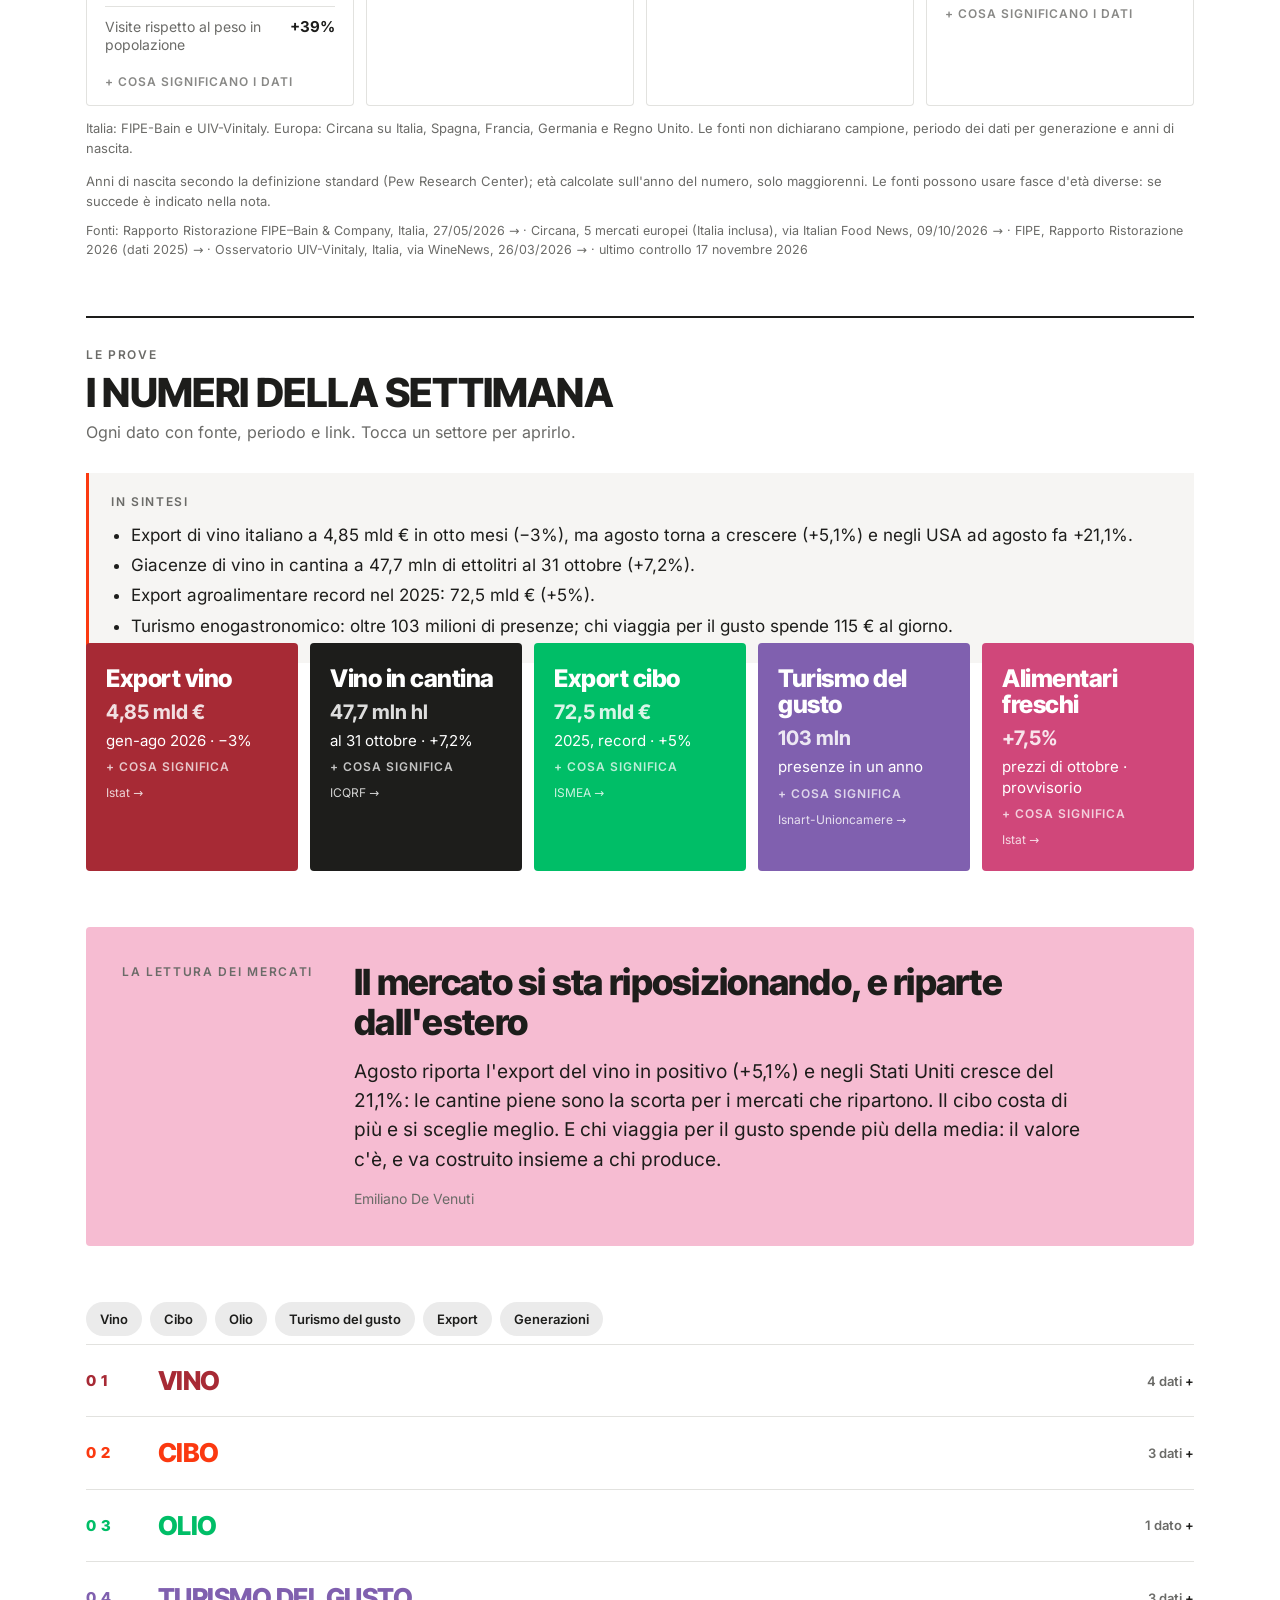
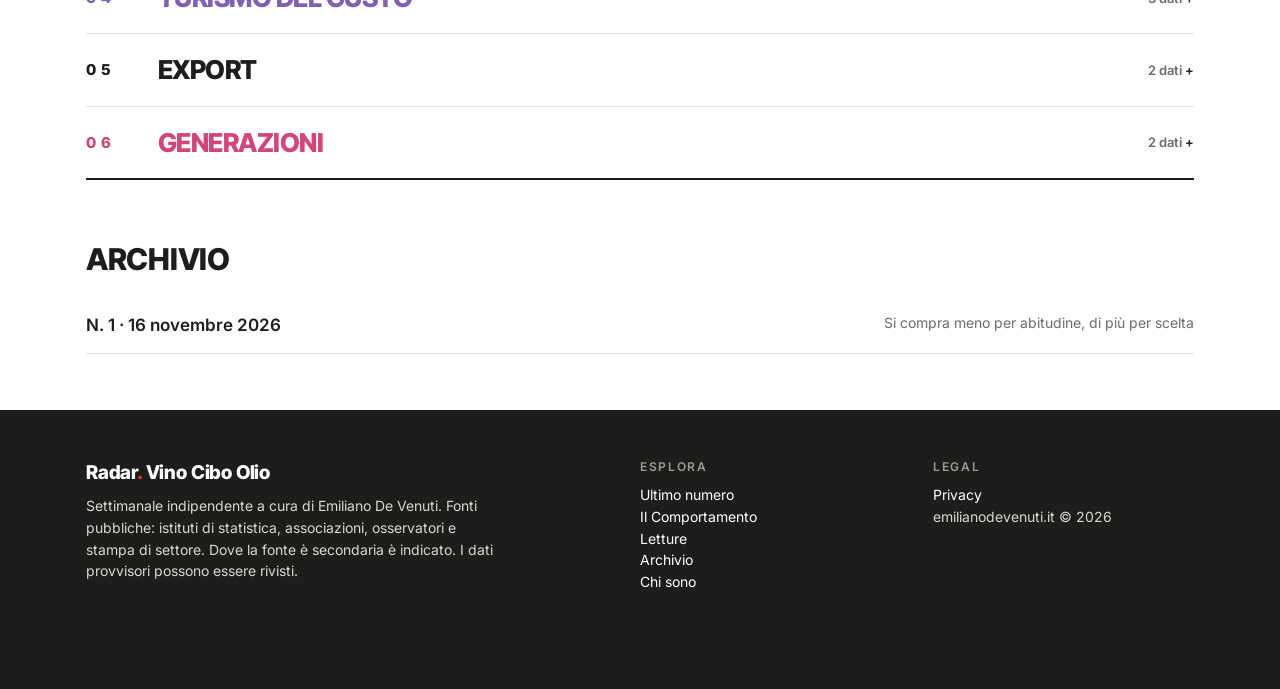
<file: numeri/n-2026-11-16.html>
<!doctype html>
<html lang="it">
<head>
<meta charset="utf-8">
<meta name="viewport" content="width=device-width,initial-scale=1,viewport-fit=cover">
<title>Il Comportamento · Si compra meno per abitudine, di più per scelta · Radar N. 1 — Radar</title>
<link rel="icon" href="data:image/svg+xml,%3Csvg xmlns=%27http://www.w3.org/2000/svg%27 viewBox=%270 0 32 32%27%3E%3Crect width=%2732%27 height=%2732%27 rx=%276%27 fill=%27%23fb3910%27/%3E%3Ctext x=%2716%27 y=%2723%27 font-family=%27Arial%27 font-weight=%27900%27 font-size=%2720%27 fill=%27white%27 text-anchor=%27middle%27%3ER%3C/text%3E%3C/svg%3E">
<!--seo-->
<meta name="description" content="La spesa alimentare cresce in valore (+1,7%) a volumi fermi: si sceglie con più attenzione, anche perché i freschi costano il 7,5% in più. Nel vino la Gen Z…">
<meta name="keywords" content="mercato del vino, consumi di vino in Italia, export vino italiano, prezzo olio extravergine, mercato olio d&#x27;oliva, consumi alimentari, agroalimentare italiano, turismo enogastronomico, enoturismo, turismo del gusto, Gen Z e vino, consumi per generazione, ristorazione e consumi fuori casa, tendenze di consumo, comportamento del consumatore">
<meta name="author" content="Emiliano De Venuti">
<meta name="robots" content="index,follow">
<link rel="canonical" href="https://emilianodevenuti.it/numeri/n-2026-11-16.html">
<link rel="alternate" hreflang="it" href="https://emilianodevenuti.it/numeri/n-2026-11-16.html">
<meta property="og:site_name" content="Radar · Vino Cibo Olio">
<meta property="og:locale" content="it_IT">
<meta property="og:type" content="article">
<meta property="og:title" content="Il Comportamento · Si compra meno per abitudine, di più per scelta · Radar N. 1 — Radar">
<meta property="og:description" content="La spesa alimentare cresce in valore (+1,7%) a volumi fermi: si sceglie con più attenzione, anche perché i freschi costano il 7,5% in più. Nel vino la Gen Z…">
<meta property="og:url" content="https://emilianodevenuti.it/numeri/n-2026-11-16.html">
<meta property="og:image" content="https://emilianodevenuti.it/assets/og.png">
<meta property="og:image:width" content="1200">
<meta property="og:image:height" content="630">
<meta name="twitter:card" content="summary_large_image">
<meta name="twitter:title" content="Il Comportamento · Si compra meno per abitudine, di più per scelta · Radar N. 1 — Radar">
<meta name="twitter:description" content="La spesa alimentare cresce in valore (+1,7%) a volumi fermi: si sceglie con più attenzione, anche perché i freschi costano il 7,5% in più. Nel vino la Gen Z…">
<meta name="twitter:image" content="https://emilianodevenuti.it/assets/og.png">
<link rel="sitemap" type="application/xml" href="https://emilianodevenuti.it/sitemap.xml">
<script type="application/ld+json">[{"@context": "https://schema.org", "@type": "WebSite", "name": "Radar · Vino Cibo Olio", "url": "https://emilianodevenuti.it/", "inLanguage": "it-IT", "description": "Ogni lunedì i numeri del mercato del vino, dell'agroalimentare, dell'olio d'oliva e del turismo del gusto in Italia, con la lettura di come cambiano i consumatori, generazione per generazione. Ogni dato con fonte e link. A cura di Emiliano De Venuti.", "author": {"@type": "Person", "name": "Emiliano De Venuti", "url": "https://emilianodevenuti.it/chi-sono.html"}}, {"@context": "https://schema.org", "@type": "NewsArticle", "headline": "Il Comportamento · Si compra meno per abitudine, di più per scelta · Radar N. 1", "description": "La spesa alimentare cresce in valore (+1,7%) a volumi fermi: si sceglie con più attenzione, anche perché i freschi costano il 7,5% in più. Nel vino la Gen Z…", "url": "https://emilianodevenuti.it/numeri/n-2026-11-16.html", "mainEntityOfPage": "https://emilianodevenuti.it/numeri/n-2026-11-16.html", "inLanguage": "it-IT", "datePublished": "2026-11-16", "dateModified": "2026-11-17", "author": {"@type": "Person", "name": "Emiliano De Venuti", "url": "https://emilianodevenuti.it/chi-sono.html"}, "publisher": {"@type": "Person", "name": "Emiliano De Venuti"}, "image": "https://emilianodevenuti.it/assets/og.png", "isPartOf": {"@type": "Periodical", "name": "Radar · Vino Cibo Olio", "url": "https://emilianodevenuti.it/"}, "keywords": "mercato del vino, consumi di vino in Italia, export vino italiano, prezzo olio extravergine, mercato olio d'oliva, consumi alimentari, agroalimentare italiano, turismo enogastronomico, enoturismo, turismo del gusto, Gen Z e vino, consumi per generazione, ristorazione e consumi fuori casa, tendenze di consumo, comportamento del consumatore"}]</script>
<script src="https://emilianodevenuti.it/assets/consent.js" defer></script>
<!--/seo-->
<link rel="stylesheet" href="../assets/style.css">
</head>
<body class="v-b">
<header class="top"><div class="wrap">
  <a class="brand" href="../index.html">Radar<span>.</span> Vino Cibo Olio</a>
  <nav class="nav"><a href="../index.html">Ultimo numero</a><a href="../il-comportamento.html">Il Comportamento</a><a href="../letture/index.html">Letture</a><a href="../index.html#archivio" class="opt">Archivio</a><a href="../chi-sono.html" class="opt">Chi sono</a></nav>
</div></header>
<main id="main">
<section class="hero"><div class="wrap">
<div class="kick"><span class="pill">Il Comportamento · N. 1</span><span class="lab">16 novembre 2026 · settimana 10–16 novembre 2026</span></div>
<h1>Si compra meno per abitudine, di più per scelta</h1>
<p class="sub">Il consumatore non smette di comprare: cambia il motivo per cui lo fa.</p>
<div class="by">A cura di <b>Emiliano De Venuti</b></div>
</div></section>
<div class="wrap"><section class="comp" id="comportamento"><div class="lab">Il Comportamento della settimana</div><div class="ctext"><p>La spesa alimentare cresce in valore (<strong>+1,7%</strong>) a volumi fermi: si sceglie con più attenzione, anche perché i freschi costano il <strong>7,5%</strong> in più. Nel vino la Gen Z che beve alcolici sale al <strong>74%</strong> (era il 66% tre anni fa), ma con più pause e in occasioni diverse, mentre negli USA crescono le bottiglie sotto i 750 ml (<strong>+7%</strong>). E chi viaggia per mangiare e bere spende <strong>115 €</strong> al giorno, contro 102 € della media.</p><p>Dietro c&#x27;è un cambiamento sociale chiaro: il tempo vale di più, il benessere conta, si vuole conoscere chi produce. Per chi produce è un&#x27;occasione: proposte pensate per il momento giusto, valore spiegato in modo semplice, cantine e frantoi aperti come destinazione.</p><div class="sign">Emiliano De Venuti</div><p class="cnote">I numeri citati sono qui sotto, nelle prove, con fonte e link.</p></div><div class="leve"><div class="lab">Le leve del cambiamento</div><ul><li class="leva on">Salute e benessere</li><li class="leva on">Tempo e stile di vita</li><li class="leva">Comunicazione e digitale</li><li class="leva on">Prezzi e valore</li><li class="leva on">Socialità ed esperienze</li></ul><a class="more" href="../il-comportamento.html">Cos'è Il Comportamento →</a></div></section></div>
<div class="wrap"><section class="focus" id="focus"><div class="fhead"><div class="lab">Cosa cambia, settore per settore</div></div><div class="fgrid">
<article class="fcard" style="--sc:var(--c-vino)"><h3>Vino</h3><div class="lab">Cosa cambia</div><p>Si beve in più momenti diversi, con formati più piccoli (sotto i 750 ml, +7% negli USA) e pause programmate.</p><div class="lab">L’opportunità</div><p class="op">Bottiglie e proposte pensate per l&#x27;occasione. Il no/low come porta d&#x27;ingresso per i nuovi bevitori.</p></article>
<article class="fcard" style="--sc:var(--c-cibo)"><h3>Cibo</h3><div class="lab">Cosa cambia</div><p>Con i freschi a +7,5% la spesa sale in valore (+1,7%) a volumi fermi: si compra con più attenzione.</p><div class="lab">L’opportunità</div><p class="op">Spiegare valore e origine. Il prezzo giusto è quello che si capisce.</p></article>
<article class="fcard" style="--sc:var(--c-olio)"><h3>Olio</h3><div class="lab">Cosa cambia</div><p>Prezzi all&#x27;origine quasi dimezzati sull&#x27;anno (settembre −49,4%): l&#x27;extravergine torna alla portata di tutti.</p><div class="lab">L’opportunità</div><p class="op">Riconquistare la cucina di tutti i giorni e chi era uscito dal consumo.</p></article>
<article class="fcard" style="--sc:var(--c-turismo)"><h3>Turismo del gusto</h3><div class="lab">Cosa cambia</div><p>Si viaggia per mangiare e per conoscere chi produce: 115 € al giorno contro 102 € della media.</p><div class="lab">L’opportunità</div><p class="op">Cantine e frantoi come destinazione: l&#x27;enoturismo vale già il 21% del fatturato delle cantine.</p></article>
<article class="fcard" style="--sc:var(--c-generazioni)"><h3>Generazioni</h3><div class="lab">Cosa cambia</div><p>Beve più Gen Z di tre anni fa (74% contro 66%), ma in modo diverso: più occasioni, più varietà, più pause.</p><div class="lab">L’opportunità</div><p class="op">Parlare la sua lingua: convivialità, mixology, formati e prezzi d&#x27;ingresso.</p></article>
</div></section></div>
<div class="wrap"><section class="gens gens-vino"><div class="ghead"><div class="lab">Consumo di vino · per generazione</div><h2>Il vino per generazione</h2><p>I giovani si avvicinano al vino, e ci arrivano dal ristorante e dal gusto: tra i 18 e i 24 anni i consumatori di vino sono passati dal 39% al 47% della loro fascia d&#x27;età.</p></div><div class="ggrid">
<article class="gcard"><h3>Gen Z</h3><div class="gyears">nati 1997–2012 · 18–29 anni</div>
<p class="take">Beve meno, ma sceglie con gusto e cura: il vino è parte dell&#x27;uscita.</p>
<dl>
<div class="nw" title="Quota per cui il vino è un «must» fuori casa. Base non dichiarata."><dt>Il vino è un must fuori casa</dt><dd>97%</dd></div>
<div class="nw" title="Il ristorante indicato come luogo preferito per bere vino fuori casa."><dt>Ristorante luogo preferito</dt><dd>86%</dd></div>
<div class="nw" title="Quota che indica «mi piace il gusto» come primo criterio."><dt>Primo motivo di scelta: il gusto</dt><dd>50%</dd></div>
<div class="nw" title="Intenzione, non acquisto reale: 4 su 10 lo comprerebbero."><dt>Comprerebbe vino in lattina</dt><dd>40%</dd></div>
<div class="nw" title="Intenzione di acquisto del vino in busta (pouch)."><dt>Comprerebbe vino in pouch</dt><dd>17%</dd></div>
<div class="nw" title="Quota che si informa su siti e blog quando compra vino online."><dt>Legge consigli e recensioni online</dt><dd>61%</dd></div>
<div class="" title="Classifica per tasso di conversione all&#x27;acquisto (IWSR); Amarone al 68%."><dt>Vini con più conversione all&#x27;acquisto</dt><dd>Amarone, Barbaresco, Taurasi, Bolgheri, Chianti</dd></div>
</dl>
<details class="why"><summary>Cosa significano i dati</summary><ul><li><b>Il vino è un must fuori casa</b>: Quota per cui il vino è un «must» fuori casa. Base non dichiarata.</li><li><b>Ristorante luogo preferito</b>: Il ristorante indicato come luogo preferito per bere vino fuori casa.</li><li><b>Primo motivo di scelta: il gusto</b>: Quota che indica «mi piace il gusto» come primo criterio.</li><li><b>Comprerebbe vino in lattina</b>: Intenzione, non acquisto reale: 4 su 10 lo comprerebbero.</li><li><b>Comprerebbe vino in pouch</b>: Intenzione di acquisto del vino in busta (pouch).</li><li><b>Legge consigli e recensioni online</b>: Quota che si informa su siti e blog quando compra vino online.</li><li><b>Vini con più conversione all&#x27;acquisto</b>: Classifica per tasso di conversione all&#x27;acquisto (IWSR); Amarone al 68%.</li></ul></details>
</article>
<article class="gcard"><h3>Millennial</h3><div class="gyears">nati 1981–1996 · 30–45 anni</div>
<p class="take">Il vino è il compagno delle uscite: ristorante e Prosecco in testa.</p>
<dl>
<div class="nw" title="Quota per cui il vino è un «must» fuori casa. Base non dichiarata."><dt>Il vino è un must fuori casa</dt><dd>87%</dd></div>
<div class="nw" title="Il ristorante indicato come luogo preferito per bere vino fuori casa."><dt>Ristorante luogo preferito</dt><dd>76%</dd></div>
<div class="nw" title="Quota che si informa su siti e blog quando compra vino online."><dt>Legge consigli e recensioni online</dt><dd>38%</dd></div>
<div class="nw" title="Il vino preferito dai Millennial in su."><dt>Vino preferito</dt><dd>Prosecco</dd></div>
</dl>
<details class="why"><summary>Cosa significano i dati</summary><ul><li><b>Il vino è un must fuori casa</b>: Quota per cui il vino è un «must» fuori casa. Base non dichiarata.</li><li><b>Ristorante luogo preferito</b>: Il ristorante indicato come luogo preferito per bere vino fuori casa.</li><li><b>Legge consigli e recensioni online</b>: Quota che si informa su siti e blog quando compra vino online.</li><li><b>Vino preferito</b>: Il vino preferito dai Millennial in su.</li></ul></details>
</article>
<article class="gcard"><h3>Gen X</h3><div class="gyears">nati 1965–1980 · 46–61 anni</div>
<p class="take">Fedele ai classici: il Prosecco è il suo vino preferito.</p>
<dl>
<div class="nd nw" title="Dato non pubblicato dalla fonte."><dt>Il vino è un must fuori casa</dt><dd>n.d.</dd></div>
<div class="nw" title="Valore unico per Gen X e Boomer insieme."><dt>Ristorante luogo preferito</dt><dd>~60%</dd></div>
<div class="nw" title="Il vino più amato da Gen X, Boomer e Millennial."><dt>Vino preferito</dt><dd>Prosecco</dd></div>
</dl>
<details class="why"><summary>Cosa significano i dati</summary><ul><li><b>Il vino è un must fuori casa</b>: Dato non pubblicato dalla fonte.</li><li><b>Ristorante luogo preferito</b>: Valore unico per Gen X e Boomer insieme.</li><li><b>Vino preferito</b>: Il vino più amato da Gen X, Boomer e Millennial.</li></ul></details>
</article>
<article class="gcard"><h3>Boomer</h3><div class="gyears">nati 1946–1964 · 62–80 anni</div>
<p class="take">Il vino resta il compagno della tavola: si sceglie per abbinarlo al cibo.</p>
<dl>
<div class="nw" title="Quota per cui il vino è un «must» fuori casa. Base non dichiarata."><dt>Il vino è un must fuori casa</dt><dd>64%</dd></div>
<div class="nw" title="Valore unico per Gen X e Boomer insieme."><dt>Ristorante luogo preferito</dt><dd>~60%</dd></div>
<div class="nw" title="Quota per cui il primo motivo è accompagnare il pasto."><dt>Primo motivo di scelta: l&#x27;abbinamento al cibo</dt><dd>70%</dd></div>
<div class="nw" title="Intenzione, non acquisto reale."><dt>Comprerebbe vino in lattina</dt><dd>4%</dd></div>
<div class="nw" title="Intenzione di acquisto del vino in busta (pouch)."><dt>Comprerebbe vino in pouch</dt><dd>0%</dd></div>
<div class="nw" title="Il vino più amato da Gen X, Boomer e Millennial."><dt>Vino preferito</dt><dd>Prosecco</dd></div>
</dl>
<details class="why"><summary>Cosa significano i dati</summary><ul><li><b>Il vino è un must fuori casa</b>: Quota per cui il vino è un «must» fuori casa. Base non dichiarata.</li><li><b>Ristorante luogo preferito</b>: Valore unico per Gen X e Boomer insieme.</li><li><b>Primo motivo di scelta: l&#x27;abbinamento al cibo</b>: Quota per cui il primo motivo è accompagnare il pasto.</li><li><b>Comprerebbe vino in lattina</b>: Intenzione, non acquisto reale.</li><li><b>Comprerebbe vino in pouch</b>: Intenzione di acquisto del vino in busta (pouch).</li><li><b>Vino preferito</b>: Il vino più amato da Gen X, Boomer e Millennial.</li></ul></details>
</article>
</div>
<p class="gnote">Dati Italia, Osservatorio UIV-Vinitaly su elaborazioni IWSR e survey; la fonte non dichiara base e campione delle percentuali. Nella fonte la Gen Z è «under 28» e i Millennial hanno 29–44 anni.</p>
<p class="gnote">Anni di nascita secondo la definizione standard (Pew Research Center); età calcolate sull&#x27;anno del numero, solo maggiorenni. Le fonti possono usare fasce d&#x27;età diverse: se succede è indicato nella nota.</p>
<div class="gsrc">Fonti: <a href="https://winenews.it/it/vinitaly-2026-i-consumatori-di-vino-crescono-grazie-ai-giovani-che-amano-i-rossi-ma-bevono-meno_585935/" target="_blank" rel="noopener">Osservatorio UIV-Vinitaly su base IWSR, Italia, via WineNews, 26/03/2026 →</a> · <span>ultimo controllo 17 novembre 2026</span></div></section></div>
<div class="wrap"><section class="gens gens-ristorante"><div class="ghead"><div class="lab">Fuori casa · per generazione</div><h2>Al ristorante per generazione</h2><p>La Gen Z è il cliente più assiduo del fuori casa. La spesa media per generazione non è pubblicata in modo completo: per i giovani lo scontrino fuori casa è di 18 € contro 10 € di media; FIPE stima lo scontrino medio 2025 a 10,70 € (+3%).</p></div><div class="ggrid">
<article class="gcard"><h3>Gen Z</h3><div class="gyears">nati 1997–2012 · 18–29 anni</div>
<p class="take">Esce più di tutti e spende di più: il fuori casa è la sua socialità.</p>
<dl>
<div class="nw" title="Italia; media europea 5%. Il 17% non ci è mai andato."><dt>Va al ristorante tradizionale ogni giorno</dt><dd>13%</dd></div>
<div class="nw" title="Italia; il 29% almeno una volta a settimana."><dt>Usa il delivery ogni giorno</dt><dd>17%</dd></div>
<div class="nw" title="Quota che colloca la sua spesa media in «alta» o «molto alta», Italia."><dt>Spesa media alta o molto alta</dt><dd>41%</dd></div>
<div class="nw" title="Contro 10 € di media; la fonte dice «giovani» senza fascia d&#x27;età."><dt>Scontrino fuori casa (giovani)</dt><dd>18 €</dd></div>
<div class="nw" title="Europa, 5 mercati; valore unico Gen Z e Millennial (mercato: 29%)."><dt>Quota di spesa nei format di marca</dt><dd>35%</dd></div>
<div class="nw" title="Europa, 5 mercati: è il 16% della popolazione ma fa il 39% di visite in più del previsto."><dt>Visite rispetto al peso in popolazione</dt><dd>+39%</dd></div>
</dl>
<details class="why"><summary>Cosa significano i dati</summary><ul><li><b>Va al ristorante tradizionale ogni giorno</b>: Italia; media europea 5%. Il 17% non ci è mai andato.</li><li><b>Usa il delivery ogni giorno</b>: Italia; il 29% almeno una volta a settimana.</li><li><b>Spesa media alta o molto alta</b>: Quota che colloca la sua spesa media in «alta» o «molto alta», Italia.</li><li><b>Scontrino fuori casa (giovani)</b>: Contro 10 € di media; la fonte dice «giovani» senza fascia d&#x27;età.</li><li><b>Quota di spesa nei format di marca</b>: Europa, 5 mercati; valore unico Gen Z e Millennial (mercato: 29%).</li><li><b>Visite rispetto al peso in popolazione</b>: Europa, 5 mercati: è il 16% della popolazione ma fa il 39% di visite in più del previsto.</li></ul></details>
</article>
<article class="gcard"><h3>Millennial</h3><div class="gyears">nati 1981–1996 · 30–45 anni</div>
<p class="take">Usa tutti i canali insieme e trasforma il pasto da solo in un momento per sé.</p>
<dl>
<div class="nw" title="Ristoranti, fast food, pub/café e delivery, abitualmente (Italia)."><dt>Frequenta più canali insieme</dt><dd>sì</dd></div>
<div class="nw" title="Circa il 70% in più rispetto allo stesso pasto in compagnia (Europa)."><dt>Spesa quando mangia da solo</dt><dd>+70%</dd></div>
<div class="nw" title="Europa, 5 mercati; valore unico Gen Z e Millennial (mercato: 29%)."><dt>Quota di spesa nei format di marca</dt><dd>35%</dd></div>
</dl>
<details class="why"><summary>Cosa significano i dati</summary><ul><li><b>Frequenta più canali insieme</b>: Ristoranti, fast food, pub/café e delivery, abitualmente (Italia).</li><li><b>Spesa quando mangia da solo</b>: Circa il 70% in più rispetto allo stesso pasto in compagnia (Europa).</li><li><b>Quota di spesa nei format di marca</b>: Europa, 5 mercati; valore unico Gen Z e Millennial (mercato: 29%).</li></ul></details>
</article>
<article class="gcard"><h3>Gen X</h3><div class="gyears">nati 1965–1980 · 46–61 anni</div>
<p class="take">Sceglie per l&#x27;offerta e la praticità, più che per il prezzo.</p>
<dl>
<div class="nw" title="Primo criterio di scelta del ristorante (Europa, 5 mercati)."><dt>Sceglie il locale per l&#x27;offerta</dt><dd>35%</dd></div>
<div class="nw" title="Secondo criterio di scelta del ristorante."><dt>Sceglie per la praticità</dt><dd>33%</dd></div>
<div class="nw" title="Il prezzo arriva solo terzo tra i criteri."><dt>Sceglie per il prezzo</dt><dd>27%</dd></div>
<div class="nw" title="Quota di Gen X che si dichiara preoccupata (Europa, 5 mercati)."><dt>Preoccupato per il costo della vita</dt><dd>69%</dd></div>
<div class="nw" title="Europa, 5 mercati; mercato totale 29%."><dt>Quota di spesa nei format di marca</dt><dd>24%</dd></div>
</dl>
<details class="why"><summary>Cosa significano i dati</summary><ul><li><b>Sceglie il locale per l&#x27;offerta</b>: Primo criterio di scelta del ristorante (Europa, 5 mercati).</li><li><b>Sceglie per la praticità</b>: Secondo criterio di scelta del ristorante.</li><li><b>Sceglie per il prezzo</b>: Il prezzo arriva solo terzo tra i criteri.</li><li><b>Preoccupato per il costo della vita</b>: Quota di Gen X che si dichiara preoccupata (Europa, 5 mercati).</li><li><b>Quota di spesa nei format di marca</b>: Europa, 5 mercati; mercato totale 29%.</li></ul></details>
</article>
<article class="gcard"><h3>Boomer</h3><div class="gyears">nati 1946–1964 · 62–80 anni</div>
<p class="take">Esce meno e preferisce la tavola tradizionale alle catene e al delivery.</p>
<dl>
<div class="nw" title="Quota che colloca la sua spesa media in «alta» o «molto alta», Italia."><dt>Spesa media alta o molto alta</dt><dd>26%</dd></div>
<div class="" title="Oltre la metà dei Boomer preferisce farne a meno, Italia."><dt>Preferisce fare a meno del delivery</dt><dd>oltre la metà</dd></div>
<div class="nw" title="Europa, 5 mercati; mercato totale 29%."><dt>Quota di spesa nei format di marca</dt><dd>16%</dd></div>
<div class="nw" title="Europa, 5 mercati; 100 = visite in linea con il peso in popolazione (29%)."><dt>Visite rispetto al peso in popolazione</dt><dd>indice 60</dd></div>
</dl>
<details class="why"><summary>Cosa significano i dati</summary><ul><li><b>Spesa media alta o molto alta</b>: Quota che colloca la sua spesa media in «alta» o «molto alta», Italia.</li><li><b>Preferisce fare a meno del delivery</b>: Oltre la metà dei Boomer preferisce farne a meno, Italia.</li><li><b>Quota di spesa nei format di marca</b>: Europa, 5 mercati; mercato totale 29%.</li><li><b>Visite rispetto al peso in popolazione</b>: Europa, 5 mercati; 100 = visite in linea con il peso in popolazione (29%).</li></ul></details>
</article>
</div>
<p class="gnote">Italia: FIPE-Bain e UIV-Vinitaly. Europa: Circana su Italia, Spagna, Francia, Germania e Regno Unito. Le fonti non dichiarano campione, periodo dei dati per generazione e anni di nascita.</p>
<p class="gnote">Anni di nascita secondo la definizione standard (Pew Research Center); età calcolate sull&#x27;anno del numero, solo maggiorenni. Le fonti possono usare fasce d&#x27;età diverse: se succede è indicato nella nota.</p>
<div class="gsrc">Fonti: <a href="https://www.bain.com/it/about-bain/media-center/press-releases/italy/2023222/Ristorazione-gen-z-sul-podio-della-spesa-in-europa-ma-attesa-contrazione-dei-consumi/" target="_blank" rel="noopener">Rapporto Ristorazione FIPE–Bain &amp; Company, Italia, 27/05/2026 →</a> · <a href="https://www.italianfoodnews.it/2026/10/09/ristorazione-in-europa-i-giovani-cambiano-le-regole-del-mercato/" target="_blank" rel="noopener">Circana, 5 mercati europei (Italia inclusa), via Italian Food News, 09/10/2026 →</a> · <a href="https://www.fipe.it/wp-content/uploads/2026/04/Sintesi-per-la-stampa.pdf" target="_blank" rel="noopener">FIPE, Rapporto Ristorazione 2026 (dati 2025) →</a> · <a href="https://winenews.it/it/vinitaly-2026-i-consumatori-di-vino-crescono-grazie-ai-giovani-che-amano-i-rossi-ma-bevono-meno_585935/" target="_blank" rel="noopener">Osservatorio UIV-Vinitaly, Italia, via WineNews, 26/03/2026 →</a> · <span>ultimo controllo 17 novembre 2026</span></div></section></div>
<div class="wrap"><section class="proofs" id="prove"><div class="lab">Le prove</div><h2>I numeri della settimana</h2><p class="psub">Ogni dato con fonte, periodo e link. Tocca un settore per aprirlo.</p></section></div>
<div class="wrap"><section class="summary"><div class="lab">In sintesi</div><ul>
<li>Export di vino italiano a 4,85 mld € in otto mesi (−3%), ma agosto torna a crescere (+5,1%) e negli USA ad agosto fa +21,1%.</li>
<li>Giacenze di vino in cantina a 47,7 mln di ettolitri al 31 ottobre (+7,2%).</li>
<li>Export agroalimentare record nel 2025: 72,5 mld € (+5%).</li>
<li>Turismo enogastronomico: oltre 103 milioni di presenze; chi viaggia per il gusto spende 115 € al giorno.</li>
</ul></section></div>
<div class="wrap"><div class="nums">
<div class="num"><div class="n">Export vino</div><div class="v">4,85 mld €</div><div class="l">gen-ago 2026 · −3%</div><details class="why"><summary>Cosa significa</summary><p>Vendite di vino italiano all&#x27;estero nei primi otto mesi: in calo, ma agosto riparte.</p></details><div class="s"><a href="https://winenews.it/it/vino-italiano-lexport-recupera-ancora-48-miliardi-di-euro-nei-primi-8-mesi-2026-3-sul-2025_607664/" target="_blank" rel="noopener">Istat →</a></div></div>
<div class="num"><div class="n">Vino in cantina</div><div class="v">47,7 mln hl</div><div class="l">al 31 ottobre · +7,2%</div><details class="why"><summary>Cosa significa</summary><p>Vino stoccato nelle cantine italiane: più scorte da vendere nei prossimi mesi.</p></details><div class="s"><a href="https://www.vinetur.com/en/pdf/110769/italian-wine-stocks-rose-72-to-477-million-hectoliters-on-oct-31.pdf" target="_blank" rel="noopener">ICQRF →</a></div></div>
<div class="num"><div class="n">Export cibo</div><div class="v">72,5 mld €</div><div class="l">2025, record · +5%</div><details class="why"><summary>Cosa significa</summary><p>Vendite di cibo e bevande italiane all&#x27;estero nel 2025: mai così alte.</p></details><div class="s"><a href="https://agenparl.eu/2026/11/12/rapporto-ismea-2026-lagroalimentare-italiano-cresce-ancora-e-si-conferma-motore-strategico-delleconomia-nazionale/" target="_blank" rel="noopener">ISMEA →</a></div></div>
<div class="num"><div class="n">Turismo del gusto</div><div class="v">103 mln</div><div class="l">presenze in un anno</div><details class="why"><summary>Cosa significa</summary><p>Pernottamenti di chi viaggia anche per mangiare e bere bene.</p></details><div class="s"><a href="https://www.qualivita.it/news/turismo-enogastronomico-in-italia-oltre-103-milioni-di-presenze/" target="_blank" rel="noopener">Isnart-Unioncamere →</a></div></div>
<div class="num"><div class="n">Alimentari freschi</div><div class="v">+7,5%</div><div class="l">prezzi di ottobre · provvisorio</div><details class="why"><summary>Cosa significa</summary><p>Prezzi degli alimentari non lavorati (freschi) rispetto a un anno fa.</p></details><div class="s"><a href="https://www.istat.it/wp-content/uploads/2026/10/CS_Prezzi-al-consumo_Prov_Ottobre2026.pdf" target="_blank" rel="noopener">Istat →</a></div></div>
</div></div>
<div class="wrap"><section class="read"><div class="lab">La lettura dei mercati</div><div><h2>Il mercato si sta riposizionando, e riparte dall&#x27;estero</h2><p>Agosto riporta l&#x27;export del vino in positivo (+5,1%) e negli Stati Uniti cresce del 21,1%: le cantine piene sono la scorta per i mercati che ripartono. Il cibo costa di più e si sceglie meglio. E chi viaggia per il gusto spende più della media: il valore c&#x27;è, e va costruito insieme a chi produce.</p><div class="sign">Emiliano De Venuti</div></div></section></div>
<div class="wrap"><nav class="toc" aria-label="Sezioni">
<a href="#s-vino">Vino</a>
<a href="#s-cibo">Cibo</a>
<a href="#s-olio">Olio</a>
<a href="#s-turismo">Turismo del gusto</a>
<a href="#s-export">Export</a>
<a href="#s-generazioni">Generazioni</a>
</nav>
<details class="secd" id="s-vino" style="--sc:var(--c-vino)"><summary><span class="no">0 1</span><h3>Vino</h3><span class="cnt">4 dati</span></summary><div class="secb">
<ul class="items">
<li><div class="inum">4,85 mld €</div><div class="t">Export gen-ago 2026 a 4,85 mld € (−3%), ma agosto torna in positivo: +5,1%.</div><details class="why"><summary>Cosa significa</summary><p>L&#x27;export rallenta sull&#x27;anno, ma il mese più recente torna a crescere.</p></details><div class="src"><a href="https://winenews.it/it/vino-italiano-lexport-recupera-ancora-48-miliardi-di-euro-nei-primi-8-mesi-2026-3-sul-2025_607664/" target="_blank" rel="noopener">WineNews su dati Istat, 13/11/2026 →</a></div></li>
<li><div class="inum">47,69 mln hl</div><div class="t">In cantina al 31/10 ci sono 47,69 mln hl di vino (+7,2%). Il Prosecco vale il 12,5% delle giacenze.</div><details class="why"><summary>Cosa significa</summary><p>Molto vino in cantina: più prodotto disponibile da vendere.</p></details><div class="src"><a href="https://www.vinetur.com/en/pdf/110769/italian-wine-stocks-rose-72-to-477-million-hectoliters-on-oct-31.pdf" target="_blank" rel="noopener">ICQRF via Vinetur, 10/11/2026 →</a></div></li>
<li><div class="inum">12 $/gallone</div><div class="t">USA: sfuso Napa a 12 $/gallone (era 16,25 $). I formati sotto i 750 ml crescono oltre il 7%.</div><details class="why"><summary>Cosa significa</summary><p>Negli USA lo sfuso costa meno e crescono le bottiglie piccole.</p></details><div class="src"><a href="https://vinetur.com/en/20261112110905/analysts-say-the-us-wine-market-is-showing-early-signs-of-recovery.html" target="_blank" rel="noopener">Wine Industry Financial Symposium via Vinetur, 12/11/2026 →</a></div></li>
<li><div class="inum">67%</div><div class="t">Cina: il 67% di chi beve vino bio italiano pensa di berne di più nei prossimi 2-3 anni.</div><details class="why"><summary>Cosa significa</summary><p>In Cina il vino bio italiano ha un pubblico che vuole crescere.</p></details><div class="src"><a href="https://www.tenuteagricole24.it/trend-del-vino-in-italia-settimana-dal-9-al-13-novembre-2026/" target="_blank" rel="noopener">Nomisma per Ita.Bio, via Tenute Agricole 24, 13/11/2026 (fonte secondaria) →</a></div></li>
</ul>
</div></details>
<details class="secd" id="s-cibo" style="--sc:var(--c-cibo)"><summary><span class="no">0 2</span><h3>Cibo</h3><span class="cnt">3 dati</span></summary><div class="secb">
<ul class="items">
<li><div class="inum">89 mld €</div><div class="t">Agroalimentare 2025: 89 mld € di valore aggiunto, il 4,4% del PIL.</div><details class="why"><summary>Cosa significa</summary><p>Quanto vale l&#x27;agroalimentare nell&#x27;economia italiana.</p></details><div class="src"><a href="https://agenparl.eu/2026/11/12/rapporto-ismea-2026-lagroalimentare-italiano-cresce-ancora-e-si-conferma-motore-strategico-delleconomia-nazionale/" target="_blank" rel="noopener">Rapporto ISMEA, 12/11/2026 →</a></div></li>
<li><div class="inum">+7,5%</div><div class="t">Ottobre: alimentari non lavorati +7,5%, carrello della spesa +2,5% (dati provvisori).</div><details class="why"><summary>Cosa significa</summary><p>I freschi aumentano più del resto della spesa.</p></details><div class="src"><a href="https://www.istat.it/wp-content/uploads/2026/10/CS_Prezzi-al-consumo_Prov_Ottobre2026.pdf" target="_blank" rel="noopener">Istat, 30/10/2026 →</a></div></li>
<li><div class="inum">+1,7%</div><div class="t">Vendite alimentari di settembre: +1,7% in valore, −0,1% in volume. Si spende di più per comprare lo stesso.</div><details class="why"><summary>Cosa significa</summary><p>Si spende di più per comprare le stesse quantità.</p></details><div class="src"><a href="https://quifinanza.it/osservatorio-prezzi/inflazione-alimenti-non-trasformati-ottobre-2026/1023147/" target="_blank" rel="noopener">Istat via QuiFinanza, 06/11/2026 →</a></div></li>
</ul>
</div></details>
<details class="secd" id="s-olio" style="--sc:var(--c-olio)"><summary><span class="no">0 3</span><h3>Olio</h3><span class="cnt">1 dato</span></summary><div class="secb">
<p class="none">Nessuna novità verificata nella settimana.</p>
<ul class="items">
<li><div class="inum">4,81 €/kg</div><div class="t">Ultimo riferimento: a fine ottobre Bari è a 5,05 €/kg; la media nazionale di settembre è 4,81 €/kg (−49,4% sull&#x27;anno).</div><details class="why"><summary>Cosa significa</summary><p>Il prezzo all&#x27;origine dell&#x27;extravergine è quasi dimezzato in un anno.</p></details><div class="src"><a href="https://www.olio-extra-vergine.it/prezzi-olio-aggiornati-al-6-novembre-2026-il-rialzo-di-bari-puo-anticipare-un-inversione-di-tendenza" target="_blank" rel="noopener">Olio-Extra-Vergine.it su dati ISMEA, 06/11/2026 (fuori finestra) →</a></div></li>
</ul>
</div></details>
<details class="secd" id="s-turismo" style="--sc:var(--c-turismo)"><summary><span class="no">0 4</span><h3>Turismo del gusto</h3><span class="cnt">3 dati</span></summary><div class="secb">
<p class="abs">Sui media domina la cucina italiana patrimonio UNESCO: un anno il 10 dicembre. Sul mercato contano la spesa giornaliera più alta della media e il peso crescente dell&#x27;enoturismo nei conti delle cantine.</p>
<ul class="items">
<li><div class="inum">103 mln</div><div class="t">Oltre 103 milioni di presenze in un anno. Il turista del gusto spende 115 € al giorno, contro 102 € della media.</div><details class="why"><summary>Cosa significa</summary><p>Il turismo del gusto muove numeri da grande settore.</p></details><div class="src"><a href="https://www.qualivita.it/news/turismo-enogastronomico-in-italia-oltre-103-milioni-di-presenze/" target="_blank" rel="noopener">Isnart-Unioncamere via Qualivita, 09/11/2026 →</a></div></li>
<li><div class="inum">21%</div><div class="t">L&#x27;enoturismo vale in media il 21% del fatturato delle cantine.</div><details class="why"><summary>Cosa significa</summary><p>Per molte cantine l&#x27;accoglienza è ormai una fonte di ricavo importante.</p></details><div class="src"><a href="https://www.winemeridian.com/news/enoturismo-esperienze-riconoscibili-sfida-territori-novembre-2026/" target="_blank" rel="noopener">Osservatorio Città del Vino via Wine Meridian, 11/11/2026 →</a></div></li>
<li><div class="inum">24,9%</div><div class="t">La ristorazione è il 24,9% della spesa con carta dei turisti stranieri (gen-ago 2026, 16,2 mld € in totale).</div><details class="why"><summary>Cosa significa</summary><p>Un quarto di quanto spendono i turisti stranieri va a tavola.</p></details><div class="src"><a href="https://www.specchioeconomico.com/turismo-italia-spesa-stranieri-2026-rapporto-nexi" target="_blank" rel="noopener">Rapporto Nexi via Specchio Economico, 02/11/2026 →</a></div></li>
</ul>
</div></details>
<details class="secd" id="s-export" style="--sc:var(--c-export)"><summary><span class="no">0 5</span><h3>Export</h3><span class="cnt">2 dati</span></summary><div class="secb">
<ul class="items">
<li><div class="inum">1,1 mld €</div><div class="t">Vino negli USA: 1,1 mld € in otto mesi (−8,3%), ma agosto a +21,1%.</div><details class="why"><summary>Cosa significa</summary><p>Negli USA l&#x27;export cala sull&#x27;anno, ma ad agosto riparte.</p></details><div class="src"><a href="https://winenews.it/it/vino-italiano-lexport-recupera-ancora-48-miliardi-di-euro-nei-primi-8-mesi-2026-3-sul-2025_607664/" target="_blank" rel="noopener">WineNews su dati Istat, 13/11/2026 →</a></div></li>
<li><div class="inum">+24,2%</div><div class="t">Corrono Russia (+24,2%) e Cina (+21,7%). Calano Germania e Regno Unito (−5,5%).</div><details class="why"><summary>Cosa significa</summary><p>Crescono mercati diversi da quelli tradizionali.</p></details><div class="src"><a href="https://winenews.it/it/vino-italiano-lexport-recupera-ancora-48-miliardi-di-euro-nei-primi-8-mesi-2026-3-sul-2025_607664/" target="_blank" rel="noopener">WineNews su dati Istat, 13/11/2026 →</a></div></li>
</ul>
</div></details>
<details class="secd" id="s-generazioni" style="--sc:var(--c-generazioni)"><summary><span class="no">0 6</span><h3>Generazioni</h3><span class="cnt">2 dati</span></summary><div class="secb">
<ul class="items">
<li><div class="inum">74%</div><div class="t">Beve alcolici il 74% della Gen Z, contro il 66% di tre anni fa. Il 53% fa pause programmate.</div><details class="why"><summary>Cosa significa</summary><p>Nella Gen Z chi beve alcolici aumenta, ma con più pause.</p></details><div class="src"><a href="https://www.winemeridian.com/english-news/gen-z-drinks-as-much-as-adults-but-wine-loses-ground-september-2026/" target="_blank" rel="noopener">IWSR via Wine Meridian, 23/10/2026 →</a></div></li>
<li><div class="inum">60%</div><div class="t">Vino no/low: Gen Z e Millennial sono il 60% degli acquirenti in 8 mercati.</div><details class="why"><summary>Cosa significa</summary><p>Il vino no/low lo comprano soprattutto i più giovani.</p></details><div class="src"><a href="https://www.vinetur.com/en/20260611102522/younger-drinkers-propel-global-demand-for-no-and-low-alcohol-wine.html" target="_blank" rel="noopener">IWSR via Vinetur, 11/06/2026 →</a></div></li>
</ul>
</div></details>
</div>
<div class="wrap"><section class="arch" id="archivio"><h2>Archivio</h2><ol>
<li><a href="../numeri/n-2026-11-16.html"><span class="t">N. 1 · 16 novembre 2026</span><span class="w">Si compra meno per abitudine, di più per scelta</span></a></li>
</ol></section></div>
</main>
<footer><div class="wrap">
  <div><a class="brand" href="../index.html">Radar<span style="color:var(--accent)">.</span> Vino Cibo Olio</a>
  <p>Settimanale indipendente a cura di Emiliano De Venuti. Fonti pubbliche: istituti di statistica, associazioni, osservatori e stampa di settore. Dove la fonte è secondaria è indicato. I dati provvisori possono essere rivisti.</p></div>
  <div><div class="lab" style="color:#9a9a96">Esplora</div><p><a href="../index.html">Ultimo numero</a><br><a href="../il-comportamento.html">Il Comportamento</a><br><a href="../letture/index.html">Letture</a><br><a href="../index.html#archivio">Archivio</a><br><a href="../chi-sono.html">Chi sono</a></p></div>
  <div><div class="lab" style="color:#9a9a96">Legal</div><p><a href="../privacy.html">Privacy</a><br>emilianodevenuti.it © 2026</p></div>
</div></footer>
<div class="bar"><div class="wrap"><span><b>Ogni lunedì</b> <span class="opt">· N. 1 · 10–16 novembre 2026</span></span><a href="../index.html#archivio">Archivio →</a></div></div>
<script src="../assets/app.js"></script>
</body>
</html>
</file>
<file: assets/style.css>
@font-face{font-family:'Inter';font-style:normal;font-weight:400;font-display:swap;src:url(fonts/inter-latin-400-normal.woff2) format('woff2')}
@font-face{font-family:'Inter';font-style:normal;font-weight:500;font-display:swap;src:url(fonts/inter-latin-500-normal.woff2) format('woff2')}
@font-face{font-family:'Inter';font-style:normal;font-weight:600;font-display:swap;src:url(fonts/inter-latin-600-normal.woff2) format('woff2')}
@font-face{font-family:'Inter';font-style:normal;font-weight:700;font-display:swap;src:url(fonts/inter-latin-700-normal.woff2) format('woff2')}
@font-face{font-family:'Inter Tight';font-style:normal;font-weight:700;font-display:swap;src:url(fonts/inter-tight-latin-700-normal.woff2) format('woff2')}
@font-face{font-family:'Inter Tight';font-style:normal;font-weight:800;font-display:swap;src:url(fonts/inter-tight-latin-800-normal.woff2) format('woff2')}
/* Radar — Emiliano De Venuti. Due varianti: .v-a (editoriale bianco) e .v-b (colore). */
:root{
  --ink:#1d1d1b; --muted:#6b6b68; --paper:#ffffff; --grey:#ebebeb; --line:#e2e2df;
  --red:#fb3910; --wine:#a72a35; --green:#00be67; --purple:#8060af; --pink:#f6bcd2;
  --accent:var(--red);
  --c-vino:var(--wine); --c-cibo:var(--red); --c-olio:var(--green); --c-turismo:var(--purple); --c-export:var(--ink); --c-generazioni:#d0477a;
  --f:"Inter",system-ui,-apple-system,"Segoe UI",Arial,sans-serif;
  --f-brand:"Inter Tight","Inter",system-ui,sans-serif;
  color-scheme:light;
}
*{box-sizing:border-box}
html{scroll-behavior:smooth}
body{margin:0;background:var(--paper);color:var(--ink);font-family:var(--f);font-size:17px;line-height:1.55;-webkit-font-smoothing:antialiased}
a{color:inherit}
.wrap{max-width:1140px;margin:0 auto;padding:0 max(16px,env(safe-area-inset-left))}
.lab{font-size:12px;font-weight:600;letter-spacing:.14em;text-transform:uppercase;color:var(--muted)}

/* barra in alto */
.top{position:sticky;top:0;z-index:10;background:rgba(255,255,255,.94);backdrop-filter:blur(8px);border-bottom:1px solid var(--line)}
.top .wrap{display:flex;align-items:center;justify-content:space-between;gap:16px;height:64px}
.brand{font-family:var(--f-brand);font-weight:800;font-size:19px;letter-spacing:-.01em;text-decoration:none;white-space:nowrap}
.brand span{color:var(--accent)}
.nav{display:flex;gap:24px;font-size:14px;font-weight:500}
.nav a{text-decoration:none;color:var(--muted);white-space:nowrap}
.v-b .hero .lab{color:rgba(255,255,255,.9)}
.nav a:hover,.nav a[aria-current]{color:var(--ink)}

/* hero */
.hero{padding:72px 0 40px}
.hero .kick{display:flex;flex-wrap:wrap;gap:10px 18px;align-items:center}
.pill{display:inline-block;font-size:12px;font-weight:600;letter-spacing:.12em;text-transform:uppercase;padding:6px 12px;border-radius:999px;background:var(--ink);color:#fff}
.hero h1{font-family:var(--f-brand);font-weight:800;font-size:clamp(40px,7.2vw,88px);line-height:.98;letter-spacing:-.035em;margin:22px 0 18px;max-width:14ch}
.hero h1 em{font-style:normal;color:var(--accent)}
.hero p.sub{font-size:20px;color:var(--muted);max-width:56ch;margin:0}
.by{margin-top:22px;font-size:14px;color:var(--muted)}
.by b{color:var(--ink);font-weight:600}

/* numeri della settimana */
.nums{display:grid;grid-template-columns:repeat(5,1fr);border-top:2px solid var(--ink);border-bottom:1px solid var(--line);margin:24px 0 8px}
.num{padding:26px 18px 24px 0;min-width:0}
.num+.num{padding-left:18px;border-left:1px solid var(--line)}
.num .n{font-family:var(--f-brand);font-weight:800;font-size:clamp(20px,1.9vw,25px);overflow-wrap:anywhere;hyphens:auto;line-height:1.08;letter-spacing:-.02em}
.num .v{margin-top:10px;font-family:var(--f-brand);font-weight:700;font-size:20px;line-height:1.1;opacity:.85}
.num .d{display:inline-block;margin-top:10px;font-size:13px;font-weight:600}
.num .l{margin-top:8px;font-size:15px;line-height:1.35}
.num .s{margin-top:8px;font-size:12px;color:var(--muted)}
.num .s a{text-decoration:none}

/* lettura */
.read{margin:56px 0;display:grid;grid-template-columns:200px 1fr;gap:32px;align-items:start}
.read h2{font-family:var(--f-brand);font-weight:800;font-size:clamp(26px,3vw,36px);line-height:1.1;letter-spacing:-.02em;margin:0 0 14px}
.read p{font-size:19px;margin:0;max-width:62ch}
.read .sign{margin-top:14px;font-size:14px;color:var(--muted)}
.draft{color:var(--red);font-weight:600}

/* indice sezioni */
.toc{display:flex;flex-wrap:wrap;gap:8px;margin:8px 0 8px}
.toc a{text-decoration:none;font-size:13px;font-weight:600;padding:7px 14px;border-radius:999px;border:1px solid var(--line)}
.toc a:hover{border-color:var(--ink)}

/* sezioni */
.sec{display:grid;grid-template-columns:200px 1fr;gap:32px;padding:44px 0;border-top:1px solid var(--line);scroll-margin-top:80px}
.sec .h{position:relative}
.sec .no{font-family:var(--f-brand);font-weight:800;font-size:15px;letter-spacing:.08em;color:var(--sc)}
.sec h3{font-family:var(--f-brand);font-weight:800;font-size:30px;line-height:1.05;letter-spacing:-.02em;margin:6px 0 0;text-transform:uppercase}
.sec .abs{font-size:18px;margin:0 0 18px;padding:16px 18px;background:#f6f5f3;border-left:3px solid var(--sc)}
.items{list-style:none;margin:0;padding:0}
.items li{padding:16px 0;border-bottom:1px solid var(--line);display:grid;gap:6px}
.items li:first-child{padding-top:4px}
.items .t{font-size:18px;line-height:1.45}
.items .src{font-size:13px;color:var(--muted)}
.items .src a{text-decoration:none;color:var(--muted)}
.items .src a:hover{color:var(--sc)}
.none{color:var(--muted);font-style:italic;margin:0 0 10px}

/* archivio */
.arch{padding:56px 0;border-top:2px solid var(--ink)}
.arch h2{font-family:var(--f-brand);font-weight:800;font-size:30px;margin:0 0 16px;text-transform:uppercase;letter-spacing:-.01em}
.arch ol{list-style:none;margin:0;padding:0}
.arch a{display:flex;justify-content:space-between;gap:16px;padding:14px 0;border-bottom:1px solid var(--line);text-decoration:none}
.arch a:hover .t{color:var(--accent)}
.arch .t{font-weight:600}
.arch .w{color:var(--muted);font-size:14px;white-space:nowrap}

footer{background:var(--ink);color:#d8d8d4;padding:48px 0 96px;font-size:14px}
footer .wrap{display:grid;grid-template-columns:2fr 1fr 1fr;gap:32px}
footer .brand{color:#fff}
footer a{color:#fff;text-decoration:none}
footer p{margin:8px 0 0;max-width:46ch}

/* barra fissa in basso, come vinoforum.it */
.bar{position:fixed;left:0;right:0;bottom:0;z-index:20;background:var(--ink);color:#fff}
.bar .wrap{display:flex;align-items:center;justify-content:space-between;gap:16px;height:52px;font-size:14px}
.bar b{font-family:var(--f-brand);font-weight:800;letter-spacing:.02em}
.bar a{color:#fff;text-decoration:none;font-weight:600;background:var(--accent);padding:8px 16px;border-radius:999px;white-space:nowrap}

/* ===== Variante B: colore ===== */
.v-b .hero{background:var(--red);color:#fff;padding:80px 0 56px}
.v-b .hero h1 em{color:var(--ink)}
.v-b .hero p.sub,.v-b .hero .by{color:rgba(255,255,255,.88)}
.v-b .hero .by b{color:#fff}
.v-b .pill{background:#fff;color:var(--red)}
.v-b .nums{border:0;gap:12px;margin-top:-28px;position:relative}
.v-b .num{padding:22px 20px;border:0!important;border-radius:4px;color:#fff;background:var(--tile)}
.v-b .num .v{color:#fff}
.v-b .num .s,.v-b .num .s a{color:rgba(255,255,255,.8)}
.v-b .num:nth-child(1){--tile:var(--wine)}
.v-b .num:nth-child(2){--tile:var(--ink)}
.v-b .num:nth-child(3){--tile:var(--green)}
.v-b .num:nth-child(4){--tile:var(--purple)}
.v-b .num:nth-child(5){--tile:#d0477a}
.v-b .read{background:var(--pink);padding:36px;border-radius:4px}
.v-b .sec h3{color:var(--sc)}
.v-b .toc a{border:0;background:var(--grey)}

@media (max-width:900px){
  .nums{grid-template-columns:1fr 1fr}
  .num:nth-child(odd){padding-left:0;border-left:0}
  .num{border-top:1px solid var(--line)}
  .v-b .num{border-top:0}
  .read,.sec{grid-template-columns:1fr;gap:12px}
  footer .wrap{grid-template-columns:1fr}
}
@media (max-width:560px){
  body{font-size:16px}
  .nav{gap:14px}
  .nav .opt{display:none}
  .hero{padding:44px 0 28px}
  .v-b .hero{padding:48px 0 48px}
  .nums{grid-template-columns:1fr 1fr}
  .num .n{font-size:20px}
  .num .v{font-size:17px}
  .num .l{font-size:14px}
  .num:nth-child(even){padding-left:14px;border-left:1px solid var(--line)}
  .v-b .num,.v-b .num+.num{padding:16px 14px;border-left:0}
  .nav a:first-child{display:none}
  .items .t{font-size:17px}
  .read p{font-size:17px}
  .v-b .read{padding:24px}
  .bar .wrap span.opt{display:none}
}

/* focus comportamento: il cuore del sito */
.focus{margin:8px 0 56px;border-top:6px solid var(--ink);padding-top:32px}
.fhead{max-width:820px}
.focus h2{font-family:var(--f-brand);font-weight:800;font-size:clamp(32px,4.4vw,54px);line-height:1.02;letter-spacing:-.03em;margin:10px 0 16px}
.focus .fhead p{font-size:20px;margin:0}
.focus .sign{margin-top:14px;font-size:14px;color:var(--muted)}
.fgrid{display:grid;grid-template-columns:repeat(auto-fit,minmax(200px,1fr));gap:12px;margin-top:28px}
.fcard{border-top:4px solid var(--sc);background:#f6f5f3;padding:18px 18px 20px;border-radius:0 0 4px 4px;min-width:0}
.fcard h3{font-family:var(--f-brand);font-weight:800;font-size:20px;margin:0 0 12px;color:var(--sc);text-transform:uppercase;letter-spacing:-.01em}
.fcard .lab{font-size:11px}
.fcard p{margin:4px 0 14px;font-size:15.5px;line-height:1.45}
.fcard p.op{margin-bottom:0;font-weight:600}
.v-b .fcard{background:#fff;border:1px solid var(--line);border-top:4px solid var(--sc)}
.v-b .focus{border-top-color:var(--red)}
@media (max-width:560px){.focus .fhead p{font-size:17px}.fgrid{grid-template-columns:1fr}}

/* riquadri per generazione */
.gens{margin:40px 0 0}
.ghead{max-width:820px}
.gens h2{font-family:var(--f-brand);font-weight:800;font-size:clamp(24px,2.6vw,32px);letter-spacing:-.02em;margin:6px 0 8px}
.ghead p{margin:0;font-size:17px;color:var(--ink)}
.ggrid{display:grid;grid-template-columns:repeat(4,1fr);gap:12px;margin-top:18px}
.gcard{border-radius:4px;padding:18px 18px 14px;background:#fff;border:1px solid var(--line);border-top:6px solid var(--gc);min-width:0}
.gens-vino .gcard{--gc:var(--wine)}
.gens-ristorante .gcard{--gc:var(--purple)}
.gcard h3{font-family:var(--f-brand);font-weight:800;font-size:24px;letter-spacing:-.02em;margin:0 0 10px}
.gcard dl{margin:0}
.gcard dl div{display:flex;justify-content:space-between;align-items:baseline;gap:12px;padding:8px 0;border-top:1px solid var(--line)}
.gcard dt{font-size:14px;line-height:1.3;color:var(--muted)}
.gcard dd{margin:0;font-weight:700;font-size:15px;text-align:right;color:var(--ink)}
.gcard .nd dd{color:#b5b5b0;font-weight:500}
.gsrc{margin-top:10px;font-size:12.5px;color:var(--muted)}
.gsrc a{color:var(--muted);text-decoration:none}
.gsrc a:hover{color:var(--ink)}
@media (max-width:900px){.ggrid{grid-template-columns:1fr 1fr}}
@media (max-width:560px){.ggrid{grid-template-columns:1fr}.gcard h3{font-size:21px}}
.gcard .nw dd{white-space:nowrap}

/* pagine statiche */
.page{max-width:760px;padding-top:56px;padding-bottom:72px}
.page h1{font-family:var(--f-brand);font-weight:800;font-size:clamp(36px,6vw,60px);letter-spacing:-.03em;line-height:1;margin:12px 0 22px}
.page h2{font-family:var(--f-brand);font-weight:800;font-size:24px;margin:34px 0 8px}
.page .lead{font-size:21px}
.page .small{font-size:13px;color:var(--muted)}
.page a{color:var(--wine)}

/* sintesi, "cosa significa", in breve, note */
.summary{margin:28px 0 8px;padding:20px 22px;border-left:3px solid var(--accent);background:#f6f5f3}
.summary ul{margin:10px 0 0;padding-left:20px}
.summary li{margin:4px 0;font-size:17px}
.why{margin-top:8px;font-size:14px;line-height:1.4}
.why summary{cursor:pointer;font-weight:600;font-size:12px;letter-spacing:.08em;text-transform:uppercase;list-style:none;opacity:.8}
.why summary::-webkit-details-marker{display:none}
.why summary::before{content:"+ "}
.why[open] summary::before{content:"− "}
.why p{margin:6px 0 0}
.v-b .num .why{color:rgba(255,255,255,.92)}
.items .inum{font-family:var(--f-brand);font-weight:800;font-size:22px;color:var(--sc);line-height:1.1}
.items .why{color:var(--muted)}
.gcard .take{margin:6px 0 10px;font-size:15px;line-height:1.4;font-weight:500}
.gnote{font-size:13px;color:var(--muted);margin:12px 0 0}
.sec .interp{margin-top:18px}
.gcard .why{margin-top:12px;color:var(--muted)}
.gcard .why ul{margin:6px 0 0;padding-left:18px}
.gcard .why li{margin:3px 0}
.gcard .gyears{margin:2px 0 6px;font-size:12px;font-weight:600;letter-spacing:.08em;text-transform:uppercase;color:var(--muted)}

/* Il Comportamento — paragrafo, leve, prove, letture */
.comp{display:grid;grid-template-columns:1fr 300px;gap:40px;margin:56px 0 40px;align-items:start}
.comp>.lab{grid-column:1/-1;margin-bottom:-24px}
.comp .ctext p{font-size:21px;line-height:1.55;margin:0 0 16px;max-width:62ch}
.comp .ctext strong{color:var(--accent);font-weight:700}
.comp .sign{margin-top:6px;font-size:15px;font-weight:600}
.comp .ctext p.cnote{font-size:13px;color:var(--muted);margin:10px 0 0}
.leve{border-top:6px solid var(--ink);padding-top:16px}
.leve ul{list-style:none;margin:12px 0 16px;padding:0;display:flex;flex-direction:column;gap:8px}
.leva{font-size:14px;font-weight:600;padding:9px 14px;border-radius:999px;background:var(--grey);color:#9a9a96}
.leva.on{background:var(--ink);color:#fff}
.more{display:inline-block;font-size:14px;font-weight:600;color:var(--accent);text-decoration:none}
.more:hover{text-decoration:underline}
.proofs{margin:56px 0 8px;border-top:2px solid var(--ink);padding-top:28px}
.proofs h2{font-family:var(--f-brand);font-weight:800;font-size:clamp(28px,3.4vw,40px);letter-spacing:-.02em;line-height:1.05;margin:8px 0 6px;text-transform:uppercase}
.proofs .psub{margin:0;color:var(--muted);font-size:16px}
.secd{border-top:1px solid var(--line);scroll-margin-top:80px}
.secd summary{list-style:none;cursor:pointer;display:grid;grid-template-columns:60px 1fr auto;align-items:center;gap:12px;padding:22px 0}
.secd summary::-webkit-details-marker{display:none}
.secd .no{font-family:var(--f-brand);font-weight:800;font-size:15px;letter-spacing:.08em;color:var(--sc)}
.secd h3{font-family:var(--f-brand);font-weight:800;font-size:26px;line-height:1.05;letter-spacing:-.02em;margin:0;text-transform:uppercase;color:var(--sc)}
.secd .cnt{font-size:13px;font-weight:600;color:var(--muted)}
.secd .cnt::after{content:" +";color:var(--ink)}
.secd[open] .cnt::after{content:" −"}
.secd .secb{padding:0 0 32px 72px}
.secd .abs{font-size:18px;margin:0 0 18px;padding:16px 18px;background:#f6f5f3;border-left:3px solid var(--sc)}
.secd .none{color:var(--muted);margin:0 0 12px}
.essay{max-width:720px;padding:48px 0 72px}
.essay h2{font-family:var(--f-brand);font-weight:800;font-size:clamp(24px,3vw,32px);letter-spacing:-.02em;line-height:1.1;margin:36px 0 12px}
.essay h2:first-child{margin-top:0}
.essay p,.essay li{font-size:19px;line-height:1.6}
.essay p{margin:0 0 14px}
.essay strong{color:var(--accent)}
.essay ul{padding-left:22px;margin:0 0 14px}
.essay .sign{margin:28px 0 8px;font-weight:600}
.levelist{list-style:none;padding:0!important}
.levelist li{display:grid;gap:2px;padding:12px 0;border-bottom:1px solid var(--line)}
.levelist b{font-family:var(--f-brand);font-size:20px}
.levelist span{color:var(--muted);font-size:17px}
@media (max-width:900px){.comp{grid-template-columns:1fr;gap:24px}.comp>.lab{margin-bottom:-12px}}
@media (max-width:560px){
  .comp .ctext p{font-size:18px}
  .leve ul{flex-direction:row;flex-wrap:wrap}
  .leva{font-size:13px;padding:7px 12px}
  .secd summary{grid-template-columns:44px 1fr auto}
  .secd h3{font-size:21px}
  .secd .secb{padding:0 0 24px 0}
  .essay p,.essay li{font-size:17px}
  .arch .w{white-space:normal;text-align:right}
}
@media (max-width:430px){.top .brand{font-size:16px}.nav{gap:12px;font-size:13px}}
</file>
